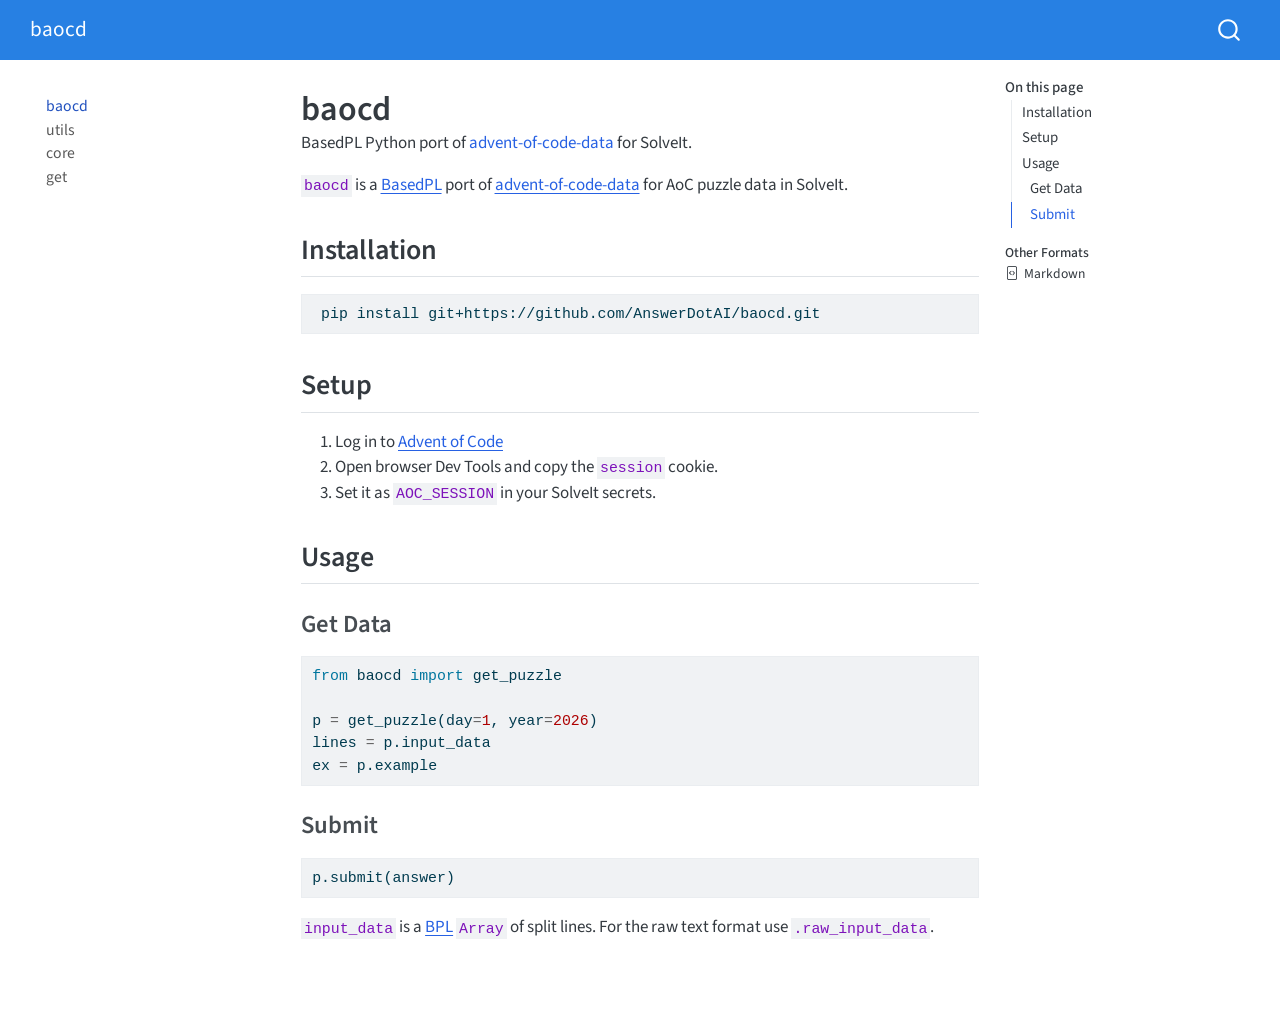
<file: index.html>
<!DOCTYPE html>
<html xmlns="http://www.w3.org/1999/xhtml" lang="en" xml:lang="en"><head>

<meta charset="utf-8">
<meta name="generator" content="quarto-1.11.9">

<meta name="viewport" content="width=device-width, initial-scale=1.0, user-scalable=yes">

<meta name="description" content="BasedPL Python port of advent-of-code-data for SolveIt.">

<title>baocd</title>
<style>
/* Default styles provided by pandoc.
** See https://pandoc.org/MANUAL.html#variables-for-html for config info.
*/
span.smallcaps{font-variant: small-caps;}
div.columns{display: flex; gap: 1.5em;}
div.column{flex: auto;}
@media screen {
div.columns{gap: min(4vw, 1.5em);}
div.column{overflow-x: auto;}
}
div.hanging-indent{margin-left: 1.5em; text-indent: -1.5em;}
ul.task-list{list-style: none;}
ul.task-list li input[type="checkbox"] {
  width: 0.8em;
  margin: 0 0.8em 0.2em -1em; /* quarto-specific, see https://github.com/quarto-dev/quarto-cli/issues/4556 */ 
  vertical-align: middle;
}
/* CSS for syntax highlighting */
html { -webkit-text-size-adjust: 100%; }
pre > code.sourceCode { white-space: pre; position: relative; }
pre > code.sourceCode > span { display: inline-block; line-height: 1.25; }
pre > code.sourceCode > span:empty { height: 1.2em; }
.sourceCode { overflow: visible; }
code.sourceCode > span { color: inherit; text-decoration: inherit; }
div.sourceCode { margin: 1em 0; }
pre.sourceCode { margin: 0; }
@media screen {
div.sourceCode { overflow: auto; }
}
@media print {
pre > code.sourceCode { white-space: pre-wrap; }
pre > code.sourceCode > span { text-indent: -5em; padding-left: 5em; }
}
pre.numberSource code
  { counter-reset: source-line 0; }
pre.numberSource code > span
  { position: relative; left: -4em; counter-increment: source-line; }
pre.numberSource code > span > a:first-child::before
  { content: counter(source-line);
    position: relative; left: -1em; text-align: right; vertical-align: baseline;
    border: none; display: inline-block;
    -webkit-touch-callout: none; -webkit-user-select: none;
    -khtml-user-select: none; -moz-user-select: none;
    -ms-user-select: none; user-select: none;
    padding: 0 4px; width: 4em;
  }
pre.numberSource { margin-left: 3em;  padding-left: 4px; }
div.sourceCode
  {   }
@media screen {
pre > code.sourceCode > span > a:first-child::before { text-decoration: underline; }
}
</style>


<script src="site_libs/quarto-nav/quarto-nav.js"></script>
<script src="site_libs/quarto-nav/headroom.min.js"></script>
<script src="site_libs/clipboard/clipboard.min.js"></script>
<script src="site_libs/quarto-search/autocomplete.umd.js"></script>
<script src="site_libs/quarto-search/fuse.min.js"></script>
<script src="site_libs/quarto-search/quarto-search.js"></script>
<meta name="quarto:offset" content="./">
<script src="site_libs/quarto-html/quarto.js" type="module"></script>
<script src="site_libs/quarto-html/tabsets/tabsets.js" type="module"></script>
<script src="site_libs/quarto-html/scrollable-regions/scrollable-regions.js" type="module"></script>
<script src="site_libs/quarto-html/popper.min.js"></script>
<script src="site_libs/quarto-html/tippy.umd.min.js"></script>
<script src="site_libs/quarto-html/anchor.min.js"></script>
<link href="site_libs/quarto-html/tippy.css" rel="stylesheet">
<link href="site_libs/quarto-html/quarto-syntax-highlighting-63b5708e65d6cd79cd7618c58d0c21e7.css" rel="stylesheet" id="quarto-text-highlighting-styles">
<script src="site_libs/bootstrap/bootstrap.min.js"></script>
<link href="site_libs/bootstrap/bootstrap-icons.css" rel="stylesheet">
<link href="site_libs/bootstrap/bootstrap-2f4c55d10cf51dd4b2d77c53b386d5c1.min.css" rel="stylesheet" append-hash="true" id="quarto-bootstrap" data-mode="light">
<script id="quarto-search-options" type="application/json">{
  "location": "navbar",
  "copy-button": false,
  "collapse-after": 3,
  "panel-placement": "end",
  "type": "overlay",
  "limit": 50,
  "keyboard-shortcut": [
    "f",
    "/",
    "s"
  ],
  "show-item-context": false,
  "language": {
    "search-no-results-text": "No results",
    "search-matching-documents-text": "matching documents",
    "search-copy-link-title": "Copy link to search",
    "search-hide-matches-text": "Hide additional matches",
    "search-more-match-text": "more match in this document",
    "search-more-matches-text": "more matches in this document",
    "search-clear-button-title": "Clear",
    "search-text-placeholder": "",
    "search-detached-cancel-button-title": "Cancel",
    "search-submit-button-title": "Submit",
    "search-label": "Search"
  }
}</script>


<link rel="stylesheet" href="styles.css">
</head>

<body class="nav-sidebar floating nav-fixed quarto-light"><a id="quarto-skip-link" class="visually-hidden-focusable" href="#quarto-document-content">Skip to main content</a>

<div id="quarto-search-results"></div>
  <header id="quarto-header" class="headroom fixed-top">
    <nav class="navbar navbar-expand-lg " data-bs-theme="dark" aria-label="Site">
      <div class="navbar-container container-fluid">
      <div class="navbar-brand-container mx-auto">
    <a class="navbar-brand" href="./index.html">
    <span class="navbar-title">baocd</span>
    </a>
  </div>
        <div class="quarto-navbar-tools tools-end">
</div>
          <div id="quarto-search" class="" title="Search"></div>
      </div> <!-- /container-fluid -->
    </nav>
  <nav class="quarto-secondary-nav" aria-label="Toolbar">
    <div class="container-fluid d-flex">
      <button type="button" class="quarto-btn-toggle btn" data-bs-toggle="collapse" role="button" data-bs-target=".quarto-sidebar-collapse-item" aria-controls="quarto-sidebar" aria-expanded="false" aria-label="Toggle sidebar navigation" onclick="if (window.quartoToggleHeadroom) { window.quartoToggleHeadroom(); }">
        <i class="bi bi-layout-text-sidebar-reverse"></i>
      </button>
        <nav class="quarto-page-breadcrumbs" aria-label="Breadcrumbs"><ol class="breadcrumb"><li class="breadcrumb-item"><a href="./index.html">baocd</a></li></ol></nav>
        <a class="flex-grow-1" data-bs-toggle="collapse" data-bs-target=".quarto-sidebar-collapse-item" onclick="if (window.quartoToggleHeadroom) { window.quartoToggleHeadroom(); }">      
        </a>
    </div>
  </nav>
</header>
<!-- content -->
<div id="quarto-content" class="quarto-container page-columns page-rows-contents page-layout-article page-navbar">
<!-- sidebar -->
  <nav id="quarto-sidebar" class="sidebar collapse collapse-horizontal quarto-sidebar-collapse-item sidebar-navigation floating overflow-auto" aria-label="Section">
    <div class="sidebar-menu-container"> 
    <ul class="list-unstyled mt-1">
        <li class="sidebar-item">
  <div class="sidebar-item-container"> 
  <a href="./index.html" class="sidebar-item-text sidebar-link active">
 <span class="menu-text">baocd</span></a>
  </div>
</li>
        <li class="sidebar-item">
  <div class="sidebar-item-container"> 
  <a href="./utils.html" class="sidebar-item-text sidebar-link">
 <span class="menu-text">utils</span></a>
  </div>
</li>
        <li class="sidebar-item">
  <div class="sidebar-item-container"> 
  <a href="./core.html" class="sidebar-item-text sidebar-link">
 <span class="menu-text">core</span></a>
  </div>
</li>
        <li class="sidebar-item">
  <div class="sidebar-item-container"> 
  <a href="./get.html" class="sidebar-item-text sidebar-link">
 <span class="menu-text">get</span></a>
  </div>
</li>
    </ul>
    </div>
</nav>
<div id="quarto-sidebar-glass" class="quarto-sidebar-collapse-item" data-bs-toggle="collapse" data-bs-target=".quarto-sidebar-collapse-item"></div>
<!-- margin-sidebar -->
    <div id="quarto-margin-sidebar" class="sidebar margin-sidebar">
        <nav id="TOC" role="doc-toc" aria-labelledby="toc-title" class="toc-active">
    <h2 id="toc-title">On this page</h2>
   
  <ul>
  <li><a href="#installation" id="toc-installation" class="nav-link active" data-scroll-target="#installation">Installation</a></li>
  <li><a href="#setup" id="toc-setup" class="nav-link" data-scroll-target="#setup">Setup</a></li>
  <li><a href="#usage" id="toc-usage" class="nav-link" data-scroll-target="#usage">Usage</a>
  <ul class="collapse">
  <li><a href="#get-data" id="toc-get-data" class="nav-link" data-scroll-target="#get-data">Get Data</a></li>
  <li><a href="#submit" id="toc-submit" class="nav-link" data-scroll-target="#submit">Submit</a></li>
  </ul></li>
  </ul>
<div class="quarto-alternate-formats"><h2>Other Formats</h2><ul><li><a href="index.html.md"><i class="bi bi-file-code"></i>Markdown</a></li></ul></div></nav>
    </div>
<!-- main -->
<main class="content" id="quarto-document-content" tabindex="-1">

<header id="title-block-header" class="quarto-title-block default">
<div class="quarto-title">
<h1 class="title">baocd</h1>
</div>

<div>
  <div class="description">
    BasedPL Python port of <a href="https://github.com/wimglenn/advent-of-code-data">advent-of-code-data</a> for SolveIt.
  </div>
</div>


<div class="quarto-title-meta">

    
  
    
  </div>
  


</header>


<!-- WARNING: THIS FILE WAS AUTOGENERATED! DO NOT EDIT! -->
<p><code>baocd</code> is a <a href="https://github.com/AnswerDotAI/basedpl">BasedPL</a> port of <a href="https://github.com/wimglenn/advent-of-code-data">advent-of-code-data</a> for AoC puzzle data in SolveIt.</p>
<section id="installation" class="level2">
<h2 class="anchored" data-anchor-id="installation">Installation</h2>
<div class="code-copy-outer-scaffold"><div class="sourceCode" id="cb1"><pre class="sourceCode bash code-with-copy"><code class="sourceCode bash"><span id="cb1-1"><a href="#cb1-1" aria-hidden="true" tabindex="-1"></a> <span class="ex">pip</span> install git+https://github.com/AnswerDotAI/baocd.git</span></code></pre></div><button title="Copy to Clipboard" class="code-copy-button"><i class="bi"></i></button></div>
</section>
<section id="setup" class="level2">
<h2 class="anchored" data-anchor-id="setup">Setup</h2>
<ol type="1">
<li>Log in to <a href="https://adventofcode.com">Advent of Code</a></li>
<li>Open browser Dev Tools and copy the <code>session</code> cookie.</li>
<li>Set it as <code>AOC_SESSION</code> in your SolveIt secrets.</li>
</ol>
</section>
<section id="usage" class="level2">
<h2 class="anchored" data-anchor-id="usage">Usage</h2>
<section id="get-data" class="level3">
<h3 class="anchored" data-anchor-id="get-data">Get Data</h3>
<div class="code-copy-outer-scaffold"><div class="sourceCode" id="cb2"><pre class="sourceCode python code-with-copy"><code class="sourceCode python"><span id="cb2-1"><a href="#cb2-1" aria-hidden="true" tabindex="-1"></a><span class="im">from</span> baocd <span class="im">import</span> get_puzzle</span>
<span id="cb2-2"><a href="#cb2-2" aria-hidden="true" tabindex="-1"></a></span>
<span id="cb2-3"><a href="#cb2-3" aria-hidden="true" tabindex="-1"></a>p <span class="op">=</span> get_puzzle(day<span class="op">=</span><span class="dv">1</span>, year<span class="op">=</span><span class="dv">2026</span>)</span>
<span id="cb2-4"><a href="#cb2-4" aria-hidden="true" tabindex="-1"></a>lines <span class="op">=</span> p.input_data</span>
<span id="cb2-5"><a href="#cb2-5" aria-hidden="true" tabindex="-1"></a>ex <span class="op">=</span> p.example</span></code></pre></div><button title="Copy to Clipboard" class="code-copy-button"><i class="bi"></i></button></div>
</section>
<section id="submit" class="level3">
<h3 class="anchored" data-anchor-id="submit">Submit</h3>
<div class="code-copy-outer-scaffold"><div class="sourceCode" id="cb3"><pre class="sourceCode python code-with-copy"><code class="sourceCode python"><span id="cb3-1"><a href="#cb3-1" aria-hidden="true" tabindex="-1"></a>p.submit(answer)</span></code></pre></div><button title="Copy to Clipboard" class="code-copy-button"><i class="bi"></i></button></div>
<p><code>input_data</code> is a <a href="https://github.com/AnswerDotAI/basedpl">BPL</a> <code>Array</code> of split lines. For the raw text format use <code>.raw_input_data</code>.</p>


</section>
</section>

</main> <!-- /main -->
<script id="quarto-html-after-body" type="application/javascript">
  window.document.addEventListener("DOMContentLoaded", function (event) {
    const icon = "";
    const anchorJS = new window.AnchorJS();
    anchorJS.options = {
      placement: 'right',
      icon: icon
    };
    anchorJS.add('.anchored');
    const isCodeAnnotation = (el) => {
      for (const clz of el.classList) {
        if (clz.startsWith('code-annotation-')) {                     
          return true;
        }
      }
      return false;
    }
    const onCopySuccess = function(e) {
      // button target
      const button = e.trigger;
      // don't keep focus
      button.blur();
      // flash "checked"
      button.classList.add('code-copy-button-checked');
      var currentTitle = button.getAttribute("title");
      button.setAttribute("title", "Copied!");
      let tooltip;
      if (window.bootstrap) {
        button.setAttribute("data-bs-toggle", "tooltip");
        button.setAttribute("data-bs-placement", "left");
        button.setAttribute("data-bs-title", "Copied!");
        tooltip = new bootstrap.Tooltip(button, 
          { trigger: "manual", 
            customClass: "code-copy-button-tooltip",
            offset: [0, -8]});
        tooltip.show();    
      }
      setTimeout(function() {
        if (tooltip) {
          tooltip.hide();
          button.removeAttribute("data-bs-title");
          button.removeAttribute("data-bs-toggle");
          button.removeAttribute("data-bs-placement");
        }
        button.setAttribute("title", currentTitle);
        button.classList.remove('code-copy-button-checked');
      }, 1000);
      // clear code selection
      e.clearSelection();
    }
    const getTextToCopy = function(trigger) {
      const outerScaffold = trigger.parentElement.cloneNode(true);
      const codeEl = outerScaffold.querySelector('code');
      for (const childEl of codeEl.children) {
        if (isCodeAnnotation(childEl)) {
          childEl.remove();
        }
      }
      return codeEl.innerText;
    }
    const clipboard = new window.ClipboardJS('.code-copy-button:not([data-in-quarto-modal])', {
      text: getTextToCopy
    });
    clipboard.on('success', onCopySuccess);
    if (window.document.getElementById('quarto-embedded-source-code-modal')) {
      const clipboardModal = new window.ClipboardJS('.code-copy-button[data-in-quarto-modal]', {
        text: getTextToCopy,
        container: window.document.getElementById('quarto-embedded-source-code-modal')
      });
      clipboardModal.on('success', onCopySuccess);
    }
      var localhostRegex = new RegExp(/^(?:http|https):\/\/localhost\:?[0-9]*\//);
      var mailtoRegex = new RegExp(/^mailto:/);
        var filterRegex = new RegExp("https:\/\/AnswerDotAI\.github\.io\/baocd");
      var isInternal = (href) => {
          return filterRegex.test(href) || localhostRegex.test(href) || mailtoRegex.test(href);
      }
      // Inspect non-navigation links and adorn them if external
      window.quartoDecorateExternalLinks = function (root) {
     var links = (root || window.document).querySelectorAll('a[href]:not(.nav-link):not(.navbar-brand):not(.toc-action):not(.sidebar-link):not(.sidebar-item-toggle):not(.pagination-link):not(.no-external):not([aria-hidden]):not(.dropdown-item):not(.quarto-navigation-tool):not(.about-link)');
      for (var i=0; i<links.length; i++) {
        const link = links[i];
        if (!isInternal(link.href)) {
          // undo the damage that might have been done by quarto-nav.js in the case of
          // links that we want to consider external
          if (link.dataset.originalHref !== undefined) {
            link.href = link.dataset.originalHref;
          }
          if (!link.classList.contains('no-external-icon')) {
          }
        }
      }
      };
      window.quartoDecorateExternalLinks(window.document);
    // Esc closes the popup (WCAG 1.4.13) and focus leaving both trigger and
    // popup closes it (WCAG 2.4.11); tippy handles neither for interactive popups.
    const hideOnEscAndFocusOut = {
      name: 'hideOnEscAndFocusOut',
      defaultValue: true,
      fn(instance) {
        const dismiss = () => {
          // A show scheduled by the trigger delay would otherwise reopen it
          instance.clearDelayTimeouts();
          instance.hide();
        };
        const onKeyDown = (event) => {
          if (event.key !== 'Escape') {
            return;
          }
          // Keep Esc from also reaching page handlers (e.g. reveal.js overview),
          // except an open reveal.js slide menu, which Esc should close too.
          // The menu handles keys only when its keyboard option is on.
          const menuHandlesEsc = window.Reveal?.getPlugin?.('menu')?.isOpen() &&
            window.Reveal.getConfig().menu?.keyboard !== false;
          if (!menuHandlesEsc) {
            event.stopPropagation();
          }
          if (instance.popper.contains(window.document.activeElement)) {
            // Disabled while refocusing so the focus trigger does not reopen it
            instance.disable();
            instance.reference.focus();
            instance.enable();
          }
          dismiss();
        };
        const onFocusOut = (event) => {
          const target = event.relatedTarget;
          if (target && !instance.reference.contains(target) &&
              !instance.popper.contains(target)) {
            dismiss();
          }
        };
        // On the trigger too: a click trigger (code-annotations: select) has no
        // blur handling. Attached for the instance's lifetime so leaving the
        // trigger also cancels a show still pending on the trigger delay.
        instance.reference.addEventListener('focusout', onFocusOut);
        return {
          onShow() {
            window.document.addEventListener('keydown', onKeyDown, true);
            instance.popper.addEventListener('focusout', onFocusOut);
          },
          onHide() {
            window.document.removeEventListener('keydown', onKeyDown, true);
            instance.popper.removeEventListener('focusout', onFocusOut);
          },
          onDestroy() {
            instance.reference.removeEventListener('focusout', onFocusOut);
          },
        };
      },
    };
    function tippyHover(el, contentFn, onTriggerFn, onUntriggerFn) {
      const config = {
        allowHTML: true,
        maxWidth: 500,
        delay: 100,
        arrow: false,
        appendTo: function(el) {
            return el.parentElement;
        },
        interactive: true,
        interactiveBorder: 10,
        theme: 'quarto',
        placement: 'bottom-start',
        plugins: [hideOnEscAndFocusOut],
      };
      if (contentFn) {
        config.content = contentFn;
      }
      if (onTriggerFn) {
        config.onTrigger = onTriggerFn;
      }
      if (onUntriggerFn) {
        config.onUntrigger = onUntriggerFn;
      }
      window.tippy(el, config); 
    }
    const noterefs = window.document.querySelectorAll('a[role="doc-noteref"]');
    for (var i=0; i<noterefs.length; i++) {
      const ref = noterefs[i];
      tippyHover(ref, function() {
        // use id or data attribute instead here
        let href = ref.getAttribute('data-footnote-href') || ref.getAttribute('href');
        try { href = new URL(href).hash; } catch {}
        const id = href.replace(/^#\/?/, "");
        const note = window.document.getElementById(id);
        if (note) {
          return note.innerHTML;
        } else {
          return "";
        }
      });
    }
    const xrefs = window.document.querySelectorAll('a.quarto-xref');
    const processXRef = (id, note) => {
      // Strip column container classes
      const stripColumnClz = (el) => {
        el.classList.remove("page-full", "page-columns");
        if (el.children) {
          for (const child of el.children) {
            stripColumnClz(child);
          }
        }
      }
      stripColumnClz(note)
      if (id === null || id.startsWith('sec-')) {
        // Special case sections, only their first couple elements
        const container = document.createElement("div");
        if (note.children && note.children.length > 2) {
          container.appendChild(note.children[0].cloneNode(true));
          for (let i = 1; i < note.children.length; i++) {
            const child = note.children[i];
            if (child.tagName === "P" && child.innerText === "") {
              continue;
            } else {
              container.appendChild(child.cloneNode(true));
              break;
            }
          }
          if (window.Quarto?.typesetMath) {
            window.Quarto.typesetMath(container);
          }
          return container.innerHTML
        } else {
          if (window.Quarto?.typesetMath) {
            window.Quarto.typesetMath(note);
          }
          return note.innerHTML;
        }
      } else {
        // Remove any anchor links if they are present
        const anchorLink = note.querySelector('a.anchorjs-link');
        if (anchorLink) {
          anchorLink.remove();
        }
        if (window.Quarto?.typesetMath) {
          window.Quarto.typesetMath(note);
        }
        if (note.classList.contains("callout")) {
          return note.outerHTML;
        } else {
          return note.innerHTML;
        }
      }
    }
    for (var i=0; i<xrefs.length; i++) {
      const xref = xrefs[i];
      tippyHover(xref, undefined, function(instance) {
        instance.disable();
        let url = xref.getAttribute('href');
        let hash = undefined; 
        if (url.startsWith('#')) {
          hash = url;
        } else {
          try { hash = new URL(url).hash; } catch {}
        }
        if (hash) {
          const id = hash.replace(/^#\/?/, "");
          const note = window.document.getElementById(id);
          if (note !== null) {
            try {
              const html = processXRef(id, note.cloneNode(true));
              instance.setContent(html);
            } finally {
              instance.enable();
              instance.show();
            }
          } else {
            // See if we can fetch this
            fetch(url.split('#')[0])
            .then(res => res.text())
            .then(html => {
              const parser = new DOMParser();
              const htmlDoc = parser.parseFromString(html, "text/html");
              const note = htmlDoc.getElementById(id);
              if (note !== null) {
                const html = processXRef(id, note);
                instance.setContent(html);
              } 
            }).finally(() => {
              instance.enable();
              instance.show();
            });
          }
        } else {
          // See if we can fetch a full url (with no hash to target)
          // This is a special case and we should probably do some content thinning / targeting
          fetch(url)
          .then(res => res.text())
          .then(html => {
            const parser = new DOMParser();
            const htmlDoc = parser.parseFromString(html, "text/html");
            const note = htmlDoc.querySelector('main.content');
            if (note !== null) {
              // This should only happen for chapter cross references
              // (since there is no id in the URL)
              // remove the first header
              if (note.children.length > 0 && note.children[0].tagName === "HEADER") {
                note.children[0].remove();
              }
              const html = processXRef(null, note);
              instance.setContent(html);
            } 
          }).finally(() => {
            instance.enable();
            instance.show();
          });
        }
      }, function(instance) {
      });
    }
        let selectedAnnoteEl;
        const selectorForAnnotation = ( cell, annotation) => {
          let cellAttr = 'data-code-cell="' + cell + '"';
          let lineAttr = 'data-code-annotation="' +  annotation + '"';
          const selector = 'span[' + cellAttr + '][' + lineAttr + ']';
          return selector;
        }
        const selectCodeLines = (annoteEl) => {
          const doc = window.document;
          const targetCell = annoteEl.getAttribute("data-target-cell");
          const targetAnnotation = annoteEl.getAttribute("data-target-annotation");
          const annoteSpan = window.document.querySelector(selectorForAnnotation(targetCell, targetAnnotation));
          const lines = annoteSpan.getAttribute("data-code-lines").split(",");
          const lineIds = lines.map((line) => {
            return targetCell + "-" + line;
          })
          // Each band is positioned against its own containing block, which is
          // not the offsetParent of the lines, so place it from client rects.
          const placeBand = (band, firstEl, lastEl, codeBlock) => {
            const container = band.offsetParent;
            if (container === null) {
              return;
            }
            const containerRect = container.getBoundingClientRect();
            // Reveal.js scales slides with a transform, so convert client
            // pixels back to the CSS pixels of the container.
            const scale = containerRect.height / container.offsetHeight || 1;
            const firstRect = firstEl.getBoundingClientRect();
            const lastRect = lastEl.getBoundingClientRect();
            const top = (firstRect.top - containerRect.top) / scale - container.clientTop + container.scrollTop;
            const height = (lastRect.bottom - firstRect.top) / scale;
            band.style.top = top - 2 + "px";
            band.style.height = height + 4 + "px";
            if (codeBlock) {
              // Without the copy button wrapper, the containing block is wider
              // than the code block, so span the code block explicitly.
              const blockRect = codeBlock.getBoundingClientRect();
              band.style.left = (blockRect.left - containerRect.left) / scale - container.clientLeft + container.scrollLeft + "px";
              band.style.width = blockRect.width / scale + "px";
            }
          };
          if (lineIds.length > 0) {
            const el = window.document.getElementById(lineIds[0]);
            const lastEl = window.document.getElementById(lineIds[lineIds.length - 1]);
            const parent = el.parentElement.parentElement;
            // cook up a div (if necessary) and position it
            let div = window.document.getElementById("code-annotation-line-highlight");
            if (div === null) {
              div = window.document.createElement("div");
              div.setAttribute("id", "code-annotation-line-highlight");
              div.style.position = 'absolute';
              parent.appendChild(div);
            }
            placeBand(div, el, lastEl, parent.closest("div.sourceCode") || parent);
            let gutterDiv = window.document.getElementById("code-annotation-line-highlight-gutter");
            if (gutterDiv === null) {
              gutterDiv = window.document.createElement("div");
              gutterDiv.setAttribute("id", "code-annotation-line-highlight-gutter");
              gutterDiv.style.position = 'absolute';
              const codeCell = window.document.getElementById(targetCell);
              const gutter = codeCell.querySelector('.code-annotation-gutter');
              gutter.appendChild(gutterDiv);
            }
            placeBand(gutterDiv, el, lastEl);
            selectedAnnoteEl = annoteEl;
          }
        };
        const unselectCodeLines = () => {
          const elementsIds = ["code-annotation-line-highlight", "code-annotation-line-highlight-gutter"];
          elementsIds.forEach((elId) => {
            const div = window.document.getElementById(elId);
            if (div) {
              div.remove();
            }
          });
          selectedAnnoteEl = undefined;
        };
          // Handle positioning of the toggle
      window.addEventListener(
        "resize",
        throttle(() => {
          elRect = undefined;
          if (selectedAnnoteEl) {
            selectCodeLines(selectedAnnoteEl);
          }
        }, 10)
      );
      function throttle(fn, ms) {
      let throttle = false;
      let timer;
        return (...args) => {
          if(!throttle) { // first call gets through
              fn.apply(this, args);
              throttle = true;
          } else { // all the others get throttled
              if(timer) clearTimeout(timer); // cancel #2
              timer = setTimeout(() => {
                fn.apply(this, args);
                timer = throttle = false;
              }, ms);
          }
        };
      }
        // Attach click handler to the DT
        const annoteDls = window.document.querySelectorAll('dt[data-target-cell]');
        for (const annoteDlNode of annoteDls) {
          annoteDlNode.addEventListener('click', (event) => {
            const clickedEl = event.target;
            if (clickedEl !== selectedAnnoteEl) {
              unselectCodeLines();
              const activeEl = window.document.querySelector('dt[data-target-cell].code-annotation-active');
              if (activeEl) {
                activeEl.classList.remove('code-annotation-active');
              }
              selectCodeLines(clickedEl);
              clickedEl.classList.add('code-annotation-active');
            } else {
              // Unselect the line
              unselectCodeLines();
              clickedEl.classList.remove('code-annotation-active');
            }
          });
        }
    const findCites = (el) => {
      const parentEl = el.parentElement;
      if (parentEl) {
        const cites = parentEl.dataset.cites;
        if (cites) {
          return {
            el,
            cites: cites.split(' ')
          };
        } else {
          return findCites(el.parentElement)
        }
      } else {
        return undefined;
      }
    };
    var bibliorefs = window.document.querySelectorAll('a[role="doc-biblioref"]');
    for (var i=0; i<bibliorefs.length; i++) {
      const ref = bibliorefs[i];
      const citeInfo = findCites(ref);
      if (citeInfo) {
        tippyHover(citeInfo.el, function() {
          var popup = window.document.createElement('div');
          citeInfo.cites.forEach(function(cite) {
            var citeDiv = window.document.createElement('div');
            citeDiv.classList.add('hanging-indent');
            citeDiv.classList.add('csl-entry');
            var biblioDiv = window.document.getElementById('ref-' + cite);
            if (biblioDiv) {
              citeDiv.innerHTML = biblioDiv.innerHTML;
            }
            popup.appendChild(citeDiv);
          });
          return popup.innerHTML;
        });
      }
    }
  });
  </script>
  <script type="application/javascript">
  window.quartoScrollableRegionsLabels = {"code":"Scrollable code","output":"Scrollable output"};
  </script>
</div> <!-- /content -->




</body></html>
</file>
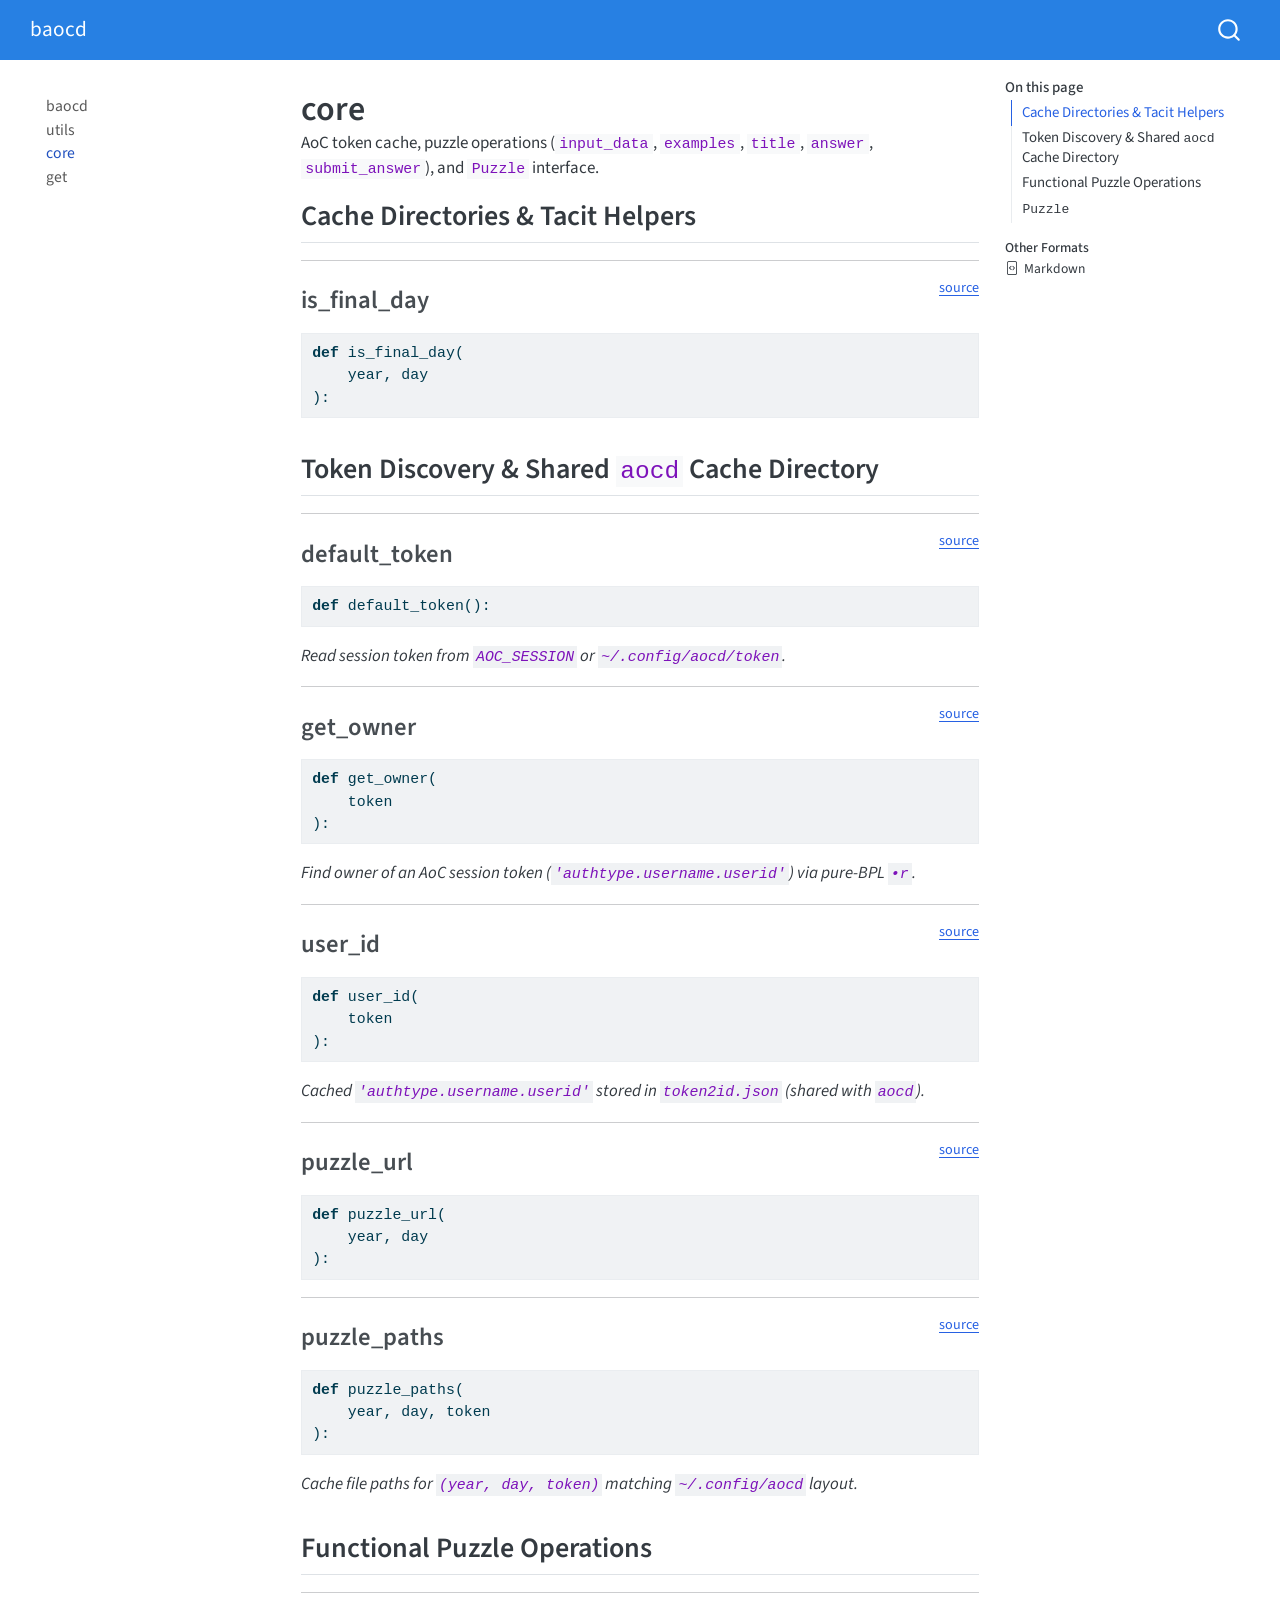
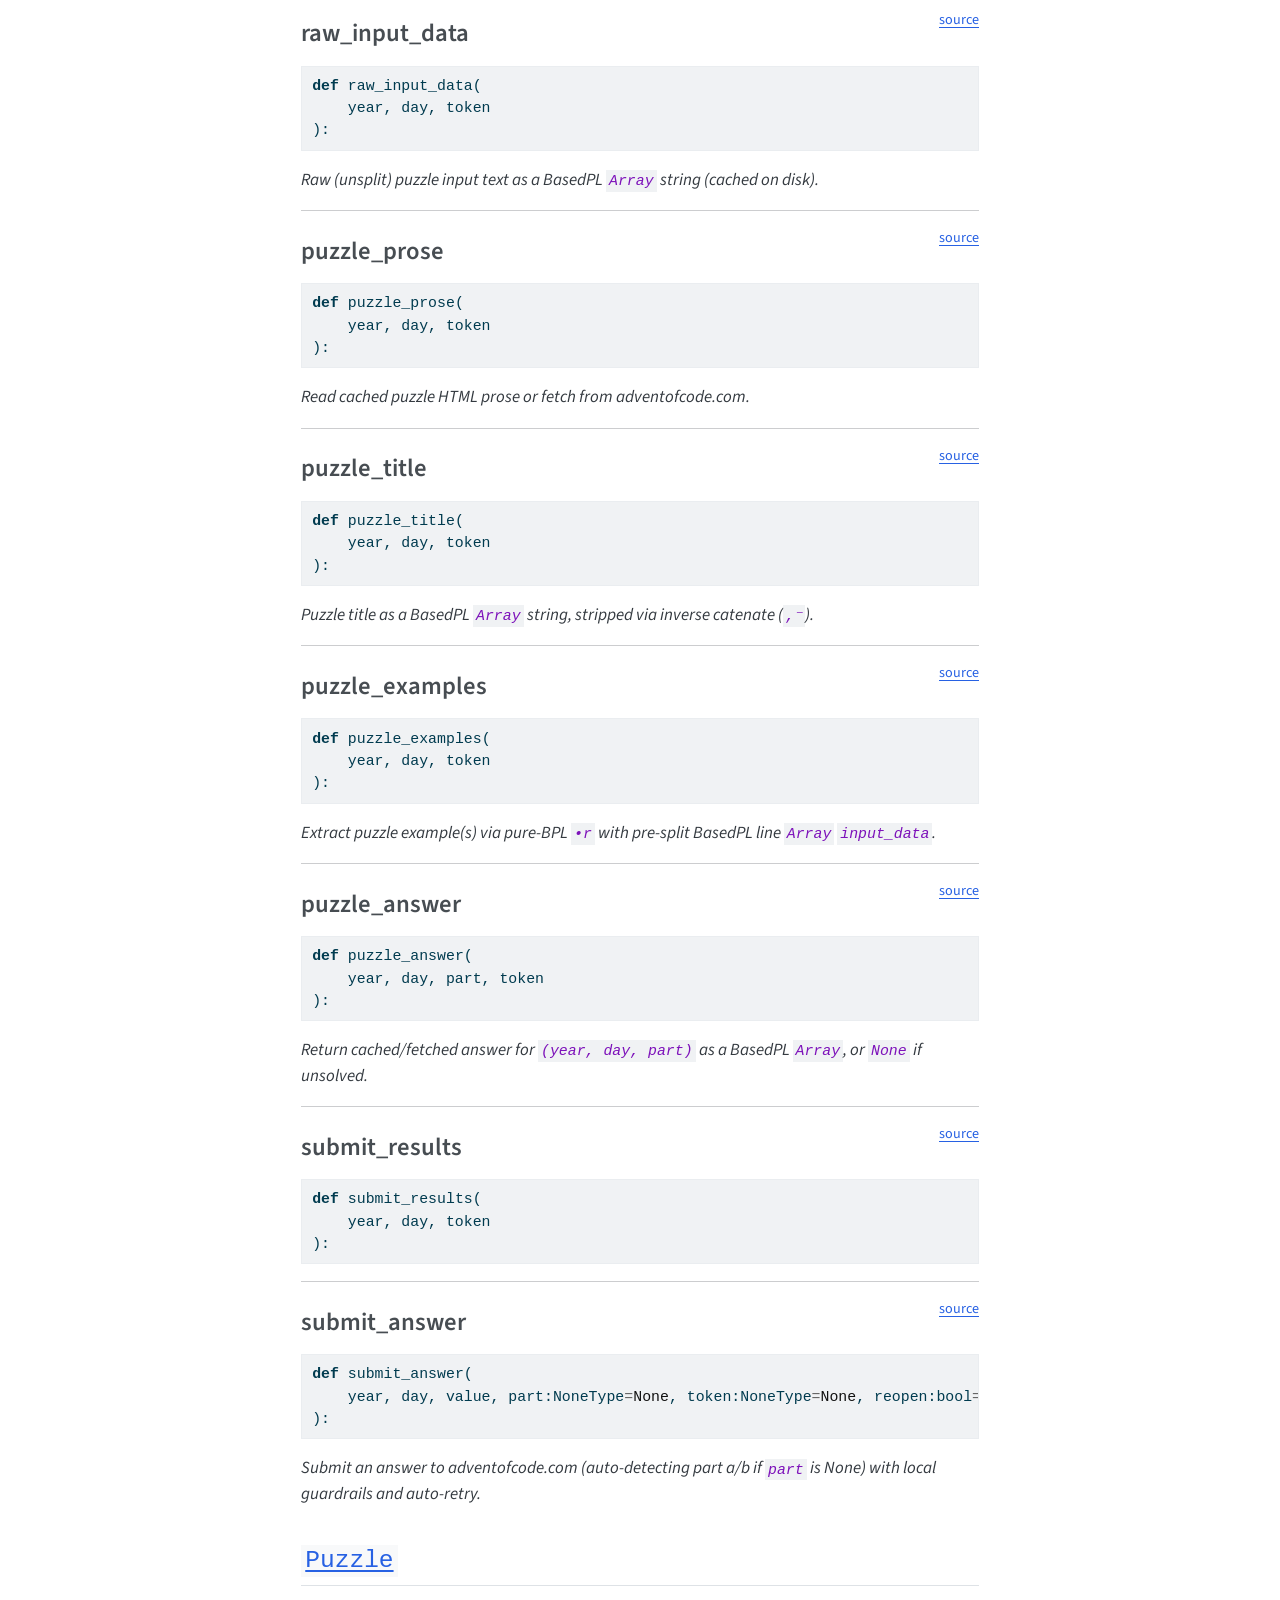
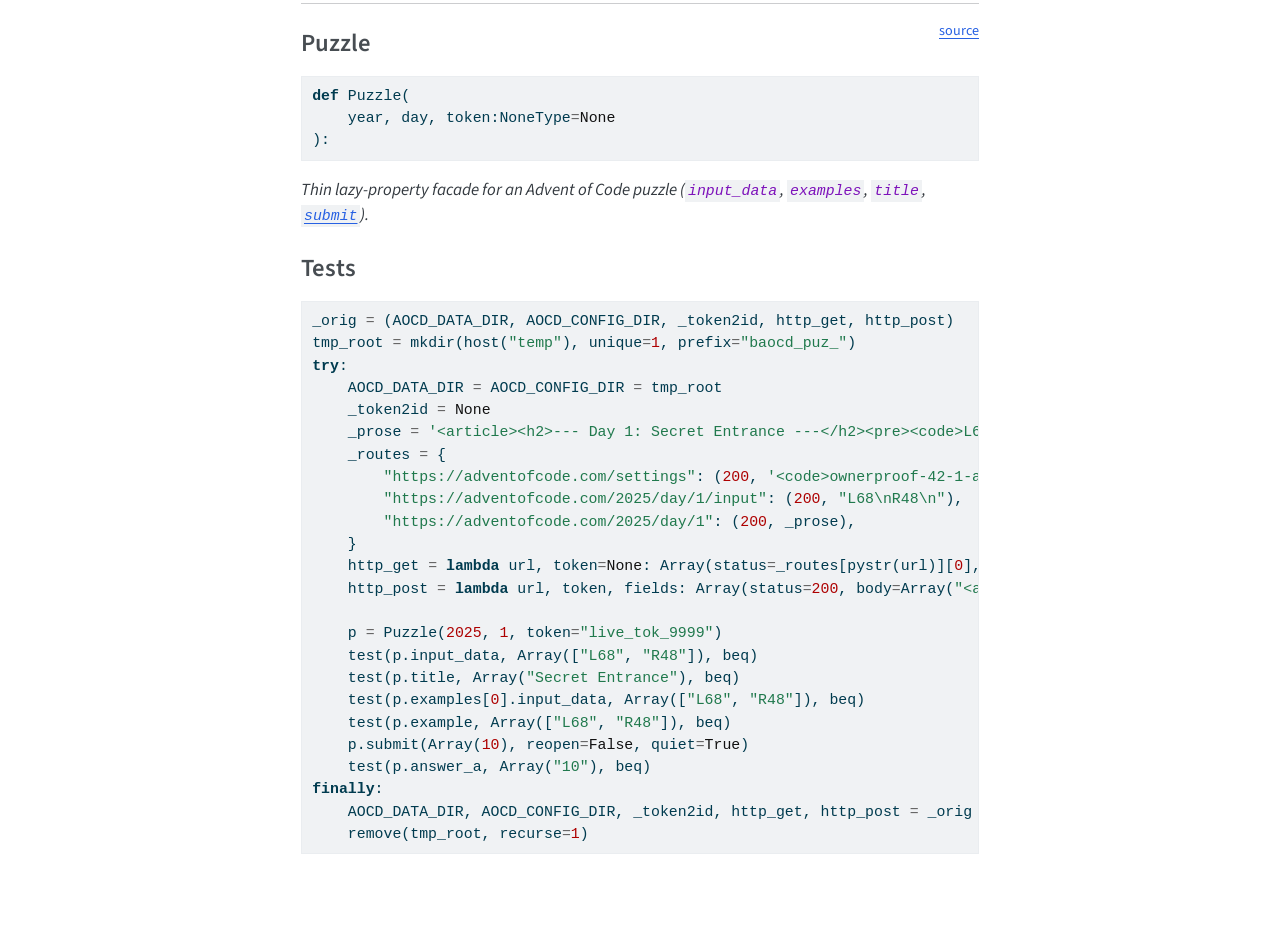
<file: core.html>
<!DOCTYPE html>
<html xmlns="http://www.w3.org/1999/xhtml" lang="en" xml:lang="en"><head>

<meta charset="utf-8">
<meta name="generator" content="quarto-1.11.9">

<meta name="viewport" content="width=device-width, initial-scale=1.0, user-scalable=yes">

<meta name="description" content="AoC token cache, puzzle operations (input_data, examples, title, answer, submit_answer), and Puzzle interface.">

<title>core – baocd</title>
<style>
/* Default styles provided by pandoc.
** See https://pandoc.org/MANUAL.html#variables-for-html for config info.
*/
span.smallcaps{font-variant: small-caps;}
div.columns{display: flex; gap: 1.5em;}
div.column{flex: auto;}
@media screen {
div.columns{gap: min(4vw, 1.5em);}
div.column{overflow-x: auto;}
}
div.hanging-indent{margin-left: 1.5em; text-indent: -1.5em;}
ul.task-list{list-style: none;}
ul.task-list li input[type="checkbox"] {
  width: 0.8em;
  margin: 0 0.8em 0.2em -1em; /* quarto-specific, see https://github.com/quarto-dev/quarto-cli/issues/4556 */ 
  vertical-align: middle;
}
/* CSS for syntax highlighting */
html { -webkit-text-size-adjust: 100%; }
pre > code.sourceCode { white-space: pre; position: relative; }
pre > code.sourceCode > span { display: inline-block; line-height: 1.25; }
pre > code.sourceCode > span:empty { height: 1.2em; }
.sourceCode { overflow: visible; }
code.sourceCode > span { color: inherit; text-decoration: inherit; }
div.sourceCode { margin: 1em 0; }
pre.sourceCode { margin: 0; }
@media screen {
div.sourceCode { overflow: auto; }
}
@media print {
pre > code.sourceCode { white-space: pre-wrap; }
pre > code.sourceCode > span { text-indent: -5em; padding-left: 5em; }
}
pre.numberSource code
  { counter-reset: source-line 0; }
pre.numberSource code > span
  { position: relative; left: -4em; counter-increment: source-line; }
pre.numberSource code > span > a:first-child::before
  { content: counter(source-line);
    position: relative; left: -1em; text-align: right; vertical-align: baseline;
    border: none; display: inline-block;
    -webkit-touch-callout: none; -webkit-user-select: none;
    -khtml-user-select: none; -moz-user-select: none;
    -ms-user-select: none; user-select: none;
    padding: 0 4px; width: 4em;
  }
pre.numberSource { margin-left: 3em;  padding-left: 4px; }
div.sourceCode
  {   }
@media screen {
pre > code.sourceCode > span > a:first-child::before { text-decoration: underline; }
}
</style>


<script src="site_libs/quarto-nav/quarto-nav.js"></script>
<script src="site_libs/quarto-nav/headroom.min.js"></script>
<script src="site_libs/clipboard/clipboard.min.js"></script>
<script src="site_libs/quarto-search/autocomplete.umd.js"></script>
<script src="site_libs/quarto-search/fuse.min.js"></script>
<script src="site_libs/quarto-search/quarto-search.js"></script>
<meta name="quarto:offset" content="./">
<script src="site_libs/quarto-html/quarto.js" type="module"></script>
<script src="site_libs/quarto-html/tabsets/tabsets.js" type="module"></script>
<script src="site_libs/quarto-html/scrollable-regions/scrollable-regions.js" type="module"></script>
<script src="site_libs/quarto-html/popper.min.js"></script>
<script src="site_libs/quarto-html/tippy.umd.min.js"></script>
<script src="site_libs/quarto-html/anchor.min.js"></script>
<link href="site_libs/quarto-html/tippy.css" rel="stylesheet">
<link href="site_libs/quarto-html/quarto-syntax-highlighting-63b5708e65d6cd79cd7618c58d0c21e7.css" rel="stylesheet" id="quarto-text-highlighting-styles">
<script src="site_libs/bootstrap/bootstrap.min.js"></script>
<link href="site_libs/bootstrap/bootstrap-icons.css" rel="stylesheet">
<link href="site_libs/bootstrap/bootstrap-2f4c55d10cf51dd4b2d77c53b386d5c1.min.css" rel="stylesheet" append-hash="true" id="quarto-bootstrap" data-mode="light">
<script id="quarto-search-options" type="application/json">{
  "location": "navbar",
  "copy-button": false,
  "collapse-after": 3,
  "panel-placement": "end",
  "type": "overlay",
  "limit": 50,
  "keyboard-shortcut": [
    "f",
    "/",
    "s"
  ],
  "show-item-context": false,
  "language": {
    "search-no-results-text": "No results",
    "search-matching-documents-text": "matching documents",
    "search-copy-link-title": "Copy link to search",
    "search-hide-matches-text": "Hide additional matches",
    "search-more-match-text": "more match in this document",
    "search-more-matches-text": "more matches in this document",
    "search-clear-button-title": "Clear",
    "search-text-placeholder": "",
    "search-detached-cancel-button-title": "Cancel",
    "search-submit-button-title": "Submit",
    "search-label": "Search"
  }
}</script>


<link rel="stylesheet" href="styles.css">
</head>

<body class="nav-sidebar floating nav-fixed quarto-light"><a id="quarto-skip-link" class="visually-hidden-focusable" href="#quarto-document-content">Skip to main content</a>

<div id="quarto-search-results"></div>
  <header id="quarto-header" class="headroom fixed-top">
    <nav class="navbar navbar-expand-lg " data-bs-theme="dark" aria-label="Site">
      <div class="navbar-container container-fluid">
      <div class="navbar-brand-container mx-auto">
    <a class="navbar-brand" href="./index.html">
    <span class="navbar-title">baocd</span>
    </a>
  </div>
        <div class="quarto-navbar-tools tools-end">
</div>
          <div id="quarto-search" class="" title="Search"></div>
      </div> <!-- /container-fluid -->
    </nav>
  <nav class="quarto-secondary-nav" aria-label="Toolbar">
    <div class="container-fluid d-flex">
      <button type="button" class="quarto-btn-toggle btn" data-bs-toggle="collapse" role="button" data-bs-target=".quarto-sidebar-collapse-item" aria-controls="quarto-sidebar" aria-expanded="false" aria-label="Toggle sidebar navigation" onclick="if (window.quartoToggleHeadroom) { window.quartoToggleHeadroom(); }">
        <i class="bi bi-layout-text-sidebar-reverse"></i>
      </button>
        <nav class="quarto-page-breadcrumbs" aria-label="Breadcrumbs"><ol class="breadcrumb"><li class="breadcrumb-item"><a href="./core.html">core</a></li></ol></nav>
        <a class="flex-grow-1" data-bs-toggle="collapse" data-bs-target=".quarto-sidebar-collapse-item" onclick="if (window.quartoToggleHeadroom) { window.quartoToggleHeadroom(); }">      
        </a>
    </div>
  </nav>
</header>
<!-- content -->
<div id="quarto-content" class="quarto-container page-columns page-rows-contents page-layout-article page-navbar">
<!-- sidebar -->
  <nav id="quarto-sidebar" class="sidebar collapse collapse-horizontal quarto-sidebar-collapse-item sidebar-navigation floating overflow-auto" aria-label="Section">
    <div class="sidebar-menu-container"> 
    <ul class="list-unstyled mt-1">
        <li class="sidebar-item">
  <div class="sidebar-item-container"> 
  <a href="./index.html" class="sidebar-item-text sidebar-link">
 <span class="menu-text">baocd</span></a>
  </div>
</li>
        <li class="sidebar-item">
  <div class="sidebar-item-container"> 
  <a href="./utils.html" class="sidebar-item-text sidebar-link">
 <span class="menu-text">utils</span></a>
  </div>
</li>
        <li class="sidebar-item">
  <div class="sidebar-item-container"> 
  <a href="./core.html" class="sidebar-item-text sidebar-link active">
 <span class="menu-text">core</span></a>
  </div>
</li>
        <li class="sidebar-item">
  <div class="sidebar-item-container"> 
  <a href="./get.html" class="sidebar-item-text sidebar-link">
 <span class="menu-text">get</span></a>
  </div>
</li>
    </ul>
    </div>
</nav>
<div id="quarto-sidebar-glass" class="quarto-sidebar-collapse-item" data-bs-toggle="collapse" data-bs-target=".quarto-sidebar-collapse-item"></div>
<!-- margin-sidebar -->
    <div id="quarto-margin-sidebar" class="sidebar margin-sidebar">
        <nav id="TOC" role="doc-toc" aria-labelledby="toc-title" class="toc-active">
    <h2 id="toc-title">On this page</h2>
   
  <ul>
  <li><a href="#cache-directories-tacit-helpers" id="toc-cache-directories-tacit-helpers" class="nav-link active" data-scroll-target="#cache-directories-tacit-helpers">Cache Directories &amp; Tacit Helpers</a></li>
  <li><a href="#token-discovery-shared-aocd-cache-directory" id="toc-token-discovery-shared-aocd-cache-directory" class="nav-link" data-scroll-target="#token-discovery-shared-aocd-cache-directory">Token Discovery &amp; Shared <code>aocd</code> Cache Directory</a></li>
  <li><a href="#functional-puzzle-operations" id="toc-functional-puzzle-operations" class="nav-link" data-scroll-target="#functional-puzzle-operations">Functional Puzzle Operations</a></li>
  <li><a href="#puzzle" id="toc-puzzle" class="nav-link" data-scroll-target="#puzzle"><code>Puzzle</code></a>
  <ul class="collapse">
  <li><a href="#tests" id="toc-tests" class="nav-link" data-scroll-target="#tests">Tests</a></li>
  </ul></li>
  </ul>
<div class="quarto-alternate-formats"><h2>Other Formats</h2><ul><li><a href="core.html.md"><i class="bi bi-file-code"></i>Markdown</a></li></ul></div></nav>
    </div>
<!-- main -->
<main class="content" id="quarto-document-content" tabindex="-1">

<header id="title-block-header" class="quarto-title-block default">
<div class="quarto-title">
<h1 class="title">core</h1>
</div>

<div>
  <div class="description">
    AoC token cache, puzzle operations (<code>input_data</code>, <code>examples</code>, <code>title</code>, <code>answer</code>, <code>submit_answer</code>), and <code>Puzzle</code> interface.
  </div>
</div>


<div class="quarto-title-meta">

    
  
    
  </div>
  


</header>


<!-- WARNING: THIS FILE WAS AUTOGENERATED! DO NOT EDIT! -->
<section id="cache-directories-tacit-helpers" class="level2">
<h2 class="anchored" data-anchor-id="cache-directories-tacit-helpers">Cache Directories &amp; Tacit Helpers</h2>
<div id="0cccfb0a" class="cell" data-quarto-private-1="{&quot;key&quot;:&quot;execution&quot;,&quot;value&quot;:{&quot;iopub.execute_input&quot;:&quot;2026-11-23T15:17:43.052479+00:00&quot;,&quot;shell.execute_reply&quot;:&quot;2026-11-23T15:17:43.116252+00:00&quot;,&quot;total&quot;:0.06377689800000041}}" data-execution_count="6">
<hr>
<p><a href="https://github.com/AnswerDotAI/baocd/blob/main/baocd/core.py#L53" target="_blank" style="float:right; font-size:smaller">source</a></p>
<section id="is_final_day" class="level3">
<h3 class="anchored" data-anchor-id="is_final_day">is_final_day</h3>
<div class="code-copy-outer-scaffold"><div class="sourceCode" id="cb1"><pre class="sourceCode python code-with-copy"><code class="sourceCode python"><span id="cb1-1"><a href="#cb1-1" aria-hidden="true" tabindex="-1"></a><span class="kw">def</span> is_final_day(</span>
<span id="cb1-2"><a href="#cb1-2" aria-hidden="true" tabindex="-1"></a>    year, day</span>
<span id="cb1-3"><a href="#cb1-3" aria-hidden="true" tabindex="-1"></a>):</span></code></pre></div><button title="Copy to Clipboard" class="code-copy-button"><i class="bi"></i></button></div>
</section>
</div>
</section>
<section id="token-discovery-shared-aocd-cache-directory" class="level2">
<h2 class="anchored" data-anchor-id="token-discovery-shared-aocd-cache-directory">Token Discovery &amp; Shared <code>aocd</code> Cache Directory</h2>
<div id="94428d24" class="cell" data-quarto-private-1="{&quot;key&quot;:&quot;execution&quot;,&quot;value&quot;:{&quot;iopub.execute_input&quot;:&quot;2026-11-23T15:17:43.117610+00:00&quot;,&quot;shell.execute_reply&quot;:&quot;2026-11-23T15:17:43.120023+00:00&quot;,&quot;total&quot;:0.0024162050000029467}}" data-execution_count="8">
<hr>
<p><a href="https://github.com/AnswerDotAI/baocd/blob/main/baocd/core.py#L56" target="_blank" style="float:right; font-size:smaller">source</a></p>
<section id="default_token" class="level3">
<h3 class="anchored" data-anchor-id="default_token">default_token</h3>
<div class="code-copy-outer-scaffold"><div class="sourceCode" id="cb2"><pre class="sourceCode python code-with-copy"><code class="sourceCode python"><span id="cb2-1"><a href="#cb2-1" aria-hidden="true" tabindex="-1"></a><span class="kw">def</span> default_token():</span></code></pre></div><button title="Copy to Clipboard" class="code-copy-button"><i class="bi"></i></button></div>
<p><em>Read session token from <code>AOC_SESSION</code> or <code>~/.config/aocd/token</code>.</em></p>
</section>
</div>
<div id="ee4d0e1f" class="cell" data-quarto-private-1="{&quot;key&quot;:&quot;execution&quot;,&quot;value&quot;:{&quot;iopub.execute_input&quot;:&quot;2026-11-23T15:17:43.122362+00:00&quot;,&quot;shell.execute_reply&quot;:&quot;2026-11-23T15:17:43.125780+00:00&quot;,&quot;total&quot;:0.003419879999995601}}" data-execution_count="10">
<hr>
<p><a href="https://github.com/AnswerDotAI/baocd/blob/main/baocd/core.py#L66" target="_blank" style="float:right; font-size:smaller">source</a></p>
<section id="get_owner" class="level3">
<h3 class="anchored" data-anchor-id="get_owner">get_owner</h3>
<div class="code-copy-outer-scaffold"><div class="sourceCode" id="cb3"><pre class="sourceCode python code-with-copy"><code class="sourceCode python"><span id="cb3-1"><a href="#cb3-1" aria-hidden="true" tabindex="-1"></a><span class="kw">def</span> get_owner(</span>
<span id="cb3-2"><a href="#cb3-2" aria-hidden="true" tabindex="-1"></a>    token</span>
<span id="cb3-3"><a href="#cb3-3" aria-hidden="true" tabindex="-1"></a>):</span></code></pre></div><button title="Copy to Clipboard" class="code-copy-button"><i class="bi"></i></button></div>
<p><em>Find owner of an AoC session token (<code>'authtype.username.userid'</code>) via pure-BPL <code>•r</code>.</em></p>
</section>
</div>
<div id="77329154" class="cell" data-quarto-private-1="{&quot;key&quot;:&quot;execution&quot;,&quot;value&quot;:{&quot;iopub.execute_input&quot;:&quot;2026-11-23T15:17:43.126966+00:00&quot;,&quot;shell.execute_reply&quot;:&quot;2026-11-23T15:17:43.129424+00:00&quot;,&quot;total&quot;:0.0024604799999963234}}" data-execution_count="12">
<hr>
<p><a href="https://github.com/AnswerDotAI/baocd/blob/main/baocd/core.py#L89" target="_blank" style="float:right; font-size:smaller">source</a></p>
<section id="user_id" class="level3">
<h3 class="anchored" data-anchor-id="user_id">user_id</h3>
<div class="code-copy-outer-scaffold"><div class="sourceCode" id="cb4"><pre class="sourceCode python code-with-copy"><code class="sourceCode python"><span id="cb4-1"><a href="#cb4-1" aria-hidden="true" tabindex="-1"></a><span class="kw">def</span> user_id(</span>
<span id="cb4-2"><a href="#cb4-2" aria-hidden="true" tabindex="-1"></a>    token</span>
<span id="cb4-3"><a href="#cb4-3" aria-hidden="true" tabindex="-1"></a>):</span></code></pre></div><button title="Copy to Clipboard" class="code-copy-button"><i class="bi"></i></button></div>
<p><em>Cached <code>'authtype.username.userid'</code> stored in <code>token2id.json</code> (shared with <code>aocd</code>).</em></p>
</section>
</div>
<div id="36737f76" class="cell" data-quarto-private-1="{&quot;key&quot;:&quot;execution&quot;,&quot;value&quot;:{&quot;iopub.execute_input&quot;:&quot;2026-11-23T15:17:43.130149+00:00&quot;,&quot;shell.execute_reply&quot;:&quot;2026-11-23T15:17:43.132138+00:00&quot;,&quot;total&quot;:0.0019905839999978525}}" data-execution_count="14">
<hr>
<p><a href="https://github.com/AnswerDotAI/baocd/blob/main/baocd/core.py#L106" target="_blank" style="float:right; font-size:smaller">source</a></p>
<section id="puzzle_url" class="level3">
<h3 class="anchored" data-anchor-id="puzzle_url">puzzle_url</h3>
<div class="code-copy-outer-scaffold"><div class="sourceCode" id="cb5"><pre class="sourceCode python code-with-copy"><code class="sourceCode python"><span id="cb5-1"><a href="#cb5-1" aria-hidden="true" tabindex="-1"></a><span class="kw">def</span> puzzle_url(</span>
<span id="cb5-2"><a href="#cb5-2" aria-hidden="true" tabindex="-1"></a>    year, day</span>
<span id="cb5-3"><a href="#cb5-3" aria-hidden="true" tabindex="-1"></a>):</span></code></pre></div><button title="Copy to Clipboard" class="code-copy-button"><i class="bi"></i></button></div>
</section>
</div>
<div id="a049f97e" class="cell" data-quarto-private-1="{&quot;key&quot;:&quot;execution&quot;,&quot;value&quot;:{&quot;iopub.execute_input&quot;:&quot;2026-11-23T15:17:43.133471+00:00&quot;,&quot;shell.execute_reply&quot;:&quot;2026-11-23T15:17:43.136157+00:00&quot;,&quot;total&quot;:0.002688182999989408}}" data-execution_count="16">
<hr>
<p><a href="https://github.com/AnswerDotAI/baocd/blob/main/baocd/core.py#L109" target="_blank" style="float:right; font-size:smaller">source</a></p>
<section id="puzzle_paths" class="level3">
<h3 class="anchored" data-anchor-id="puzzle_paths">puzzle_paths</h3>
<div class="code-copy-outer-scaffold"><div class="sourceCode" id="cb6"><pre class="sourceCode python code-with-copy"><code class="sourceCode python"><span id="cb6-1"><a href="#cb6-1" aria-hidden="true" tabindex="-1"></a><span class="kw">def</span> puzzle_paths(</span>
<span id="cb6-2"><a href="#cb6-2" aria-hidden="true" tabindex="-1"></a>    year, day, token</span>
<span id="cb6-3"><a href="#cb6-3" aria-hidden="true" tabindex="-1"></a>):</span></code></pre></div><button title="Copy to Clipboard" class="code-copy-button"><i class="bi"></i></button></div>
<p><em>Cache file paths for <code>(year, day, token)</code> matching <code>~/.config/aocd</code> layout.</em></p>
</section>
</div>
</section>
<section id="functional-puzzle-operations" class="level2">
<h2 class="anchored" data-anchor-id="functional-puzzle-operations">Functional Puzzle Operations</h2>
<div id="ed14bbbd" class="cell" data-quarto-private-1="{&quot;key&quot;:&quot;execution&quot;,&quot;value&quot;:{&quot;iopub.execute_input&quot;:&quot;2026-11-23T15:17:43.137555+00:00&quot;,&quot;shell.execute_reply&quot;:&quot;2026-11-23T15:17:43.140206+00:00&quot;,&quot;total&quot;:0.0026543830000065327}}" data-execution_count="18">
<hr>
<p><a href="https://github.com/AnswerDotAI/baocd/blob/main/baocd/core.py#L123" target="_blank" style="float:right; font-size:smaller">source</a></p>
<section id="raw_input_data" class="level3">
<h3 class="anchored" data-anchor-id="raw_input_data">raw_input_data</h3>
<div class="code-copy-outer-scaffold"><div class="sourceCode" id="cb7"><pre class="sourceCode python code-with-copy"><code class="sourceCode python"><span id="cb7-1"><a href="#cb7-1" aria-hidden="true" tabindex="-1"></a><span class="kw">def</span> raw_input_data(</span>
<span id="cb7-2"><a href="#cb7-2" aria-hidden="true" tabindex="-1"></a>    year, day, token</span>
<span id="cb7-3"><a href="#cb7-3" aria-hidden="true" tabindex="-1"></a>):</span></code></pre></div><button title="Copy to Clipboard" class="code-copy-button"><i class="bi"></i></button></div>
<p><em>Raw (unsplit) puzzle input text as a BasedPL <code>Array</code> string (cached on disk).</em></p>
</section>
</div>
<div id="a39e8222" class="cell" data-quarto-private-1="{&quot;key&quot;:&quot;execution&quot;,&quot;value&quot;:{&quot;iopub.execute_input&quot;:&quot;2026-11-23T15:17:43.143898+00:00&quot;,&quot;shell.execute_reply&quot;:&quot;2026-11-23T15:17:43.146256+00:00&quot;,&quot;total&quot;:0.0023602939999989303}}" data-execution_count="22">
<hr>
<p><a href="https://github.com/AnswerDotAI/baocd/blob/main/baocd/core.py#L162" target="_blank" style="float:right; font-size:smaller">source</a></p>
<section id="puzzle_prose" class="level3">
<h3 class="anchored" data-anchor-id="puzzle_prose">puzzle_prose</h3>
<div class="code-copy-outer-scaffold"><div class="sourceCode" id="cb8"><pre class="sourceCode python code-with-copy"><code class="sourceCode python"><span id="cb8-1"><a href="#cb8-1" aria-hidden="true" tabindex="-1"></a><span class="kw">def</span> puzzle_prose(</span>
<span id="cb8-2"><a href="#cb8-2" aria-hidden="true" tabindex="-1"></a>    year, day, token</span>
<span id="cb8-3"><a href="#cb8-3" aria-hidden="true" tabindex="-1"></a>):</span></code></pre></div><button title="Copy to Clipboard" class="code-copy-button"><i class="bi"></i></button></div>
<p><em>Read cached puzzle HTML prose or fetch from adventofcode.com.</em></p>
</section>
</div>
<div id="208d32d8" class="cell" data-quarto-private-1="{&quot;key&quot;:&quot;execution&quot;,&quot;value&quot;:{&quot;iopub.execute_input&quot;:&quot;2026-11-23T15:17:43.147431+00:00&quot;,&quot;shell.execute_reply&quot;:&quot;2026-11-23T15:17:43.149856+00:00&quot;,&quot;total&quot;:0.0024270370000039065}}" data-execution_count="24">
<hr>
<p><a href="https://github.com/AnswerDotAI/baocd/blob/main/baocd/core.py#L170" target="_blank" style="float:right; font-size:smaller">source</a></p>
<section id="puzzle_title" class="level3">
<h3 class="anchored" data-anchor-id="puzzle_title">puzzle_title</h3>
<div class="code-copy-outer-scaffold"><div class="sourceCode" id="cb9"><pre class="sourceCode python code-with-copy"><code class="sourceCode python"><span id="cb9-1"><a href="#cb9-1" aria-hidden="true" tabindex="-1"></a><span class="kw">def</span> puzzle_title(</span>
<span id="cb9-2"><a href="#cb9-2" aria-hidden="true" tabindex="-1"></a>    year, day, token</span>
<span id="cb9-3"><a href="#cb9-3" aria-hidden="true" tabindex="-1"></a>):</span></code></pre></div><button title="Copy to Clipboard" class="code-copy-button"><i class="bi"></i></button></div>
<p><em>Puzzle title as a BasedPL <code>Array</code> string, stripped via inverse catenate (<code>,⁻</code>).</em></p>
</section>
</div>
<div id="b3abab17" class="cell" data-quarto-private-1="{&quot;key&quot;:&quot;execution&quot;,&quot;value&quot;:{&quot;iopub.execute_input&quot;:&quot;2026-11-23T15:17:43.151467+00:00&quot;,&quot;shell.execute_reply&quot;:&quot;2026-11-23T15:17:43.154378+00:00&quot;,&quot;total&quot;:0.0029134019999901284}}" data-execution_count="26">
<hr>
<p><a href="https://github.com/AnswerDotAI/baocd/blob/main/baocd/core.py#L178" target="_blank" style="float:right; font-size:smaller">source</a></p>
<section id="puzzle_examples" class="level3">
<h3 class="anchored" data-anchor-id="puzzle_examples">puzzle_examples</h3>
<div class="code-copy-outer-scaffold"><div class="sourceCode" id="cb10"><pre class="sourceCode python code-with-copy"><code class="sourceCode python"><span id="cb10-1"><a href="#cb10-1" aria-hidden="true" tabindex="-1"></a><span class="kw">def</span> puzzle_examples(</span>
<span id="cb10-2"><a href="#cb10-2" aria-hidden="true" tabindex="-1"></a>    year, day, token</span>
<span id="cb10-3"><a href="#cb10-3" aria-hidden="true" tabindex="-1"></a>):</span></code></pre></div><button title="Copy to Clipboard" class="code-copy-button"><i class="bi"></i></button></div>
<p><em>Extract puzzle example(s) via pure-BPL <code>•r</code> with pre-split BasedPL line <code>Array</code> <code>input_data</code>.</em></p>
</section>
</div>
<div id="f5b7d099" class="cell" data-quarto-private-1="{&quot;key&quot;:&quot;execution&quot;,&quot;value&quot;:{&quot;iopub.execute_input&quot;:&quot;2026-11-23T15:17:43.155479+00:00&quot;,&quot;shell.execute_reply&quot;:&quot;2026-11-23T15:17:43.157971+00:00&quot;,&quot;total&quot;:0.0024949599999928296}}" data-execution_count="28">
<hr>
<p><a href="https://github.com/AnswerDotAI/baocd/blob/main/baocd/core.py#L194" target="_blank" style="float:right; font-size:smaller">source</a></p>
<section id="puzzle_answer" class="level3">
<h3 class="anchored" data-anchor-id="puzzle_answer">puzzle_answer</h3>
<div class="code-copy-outer-scaffold"><div class="sourceCode" id="cb11"><pre class="sourceCode python code-with-copy"><code class="sourceCode python"><span id="cb11-1"><a href="#cb11-1" aria-hidden="true" tabindex="-1"></a><span class="kw">def</span> puzzle_answer(</span>
<span id="cb11-2"><a href="#cb11-2" aria-hidden="true" tabindex="-1"></a>    year, day, part, token</span>
<span id="cb11-3"><a href="#cb11-3" aria-hidden="true" tabindex="-1"></a>):</span></code></pre></div><button title="Copy to Clipboard" class="code-copy-button"><i class="bi"></i></button></div>
<p><em>Return cached/fetched answer for <code>(year, day, part)</code> as a BasedPL <code>Array</code>, or <code>None</code> if unsolved.</em></p>
</section>
</div>
<div id="a980b559" class="cell" data-quarto-private-1="{&quot;key&quot;:&quot;execution&quot;,&quot;value&quot;:{&quot;iopub.execute_input&quot;:&quot;2026-11-23T15:17:43.158775+00:00&quot;,&quot;shell.execute_reply&quot;:&quot;2026-11-23T15:17:43.160957+00:00&quot;,&quot;total&quot;:0.0021846430000067585}}" data-execution_count="30">
<hr>
<p><a href="https://github.com/AnswerDotAI/baocd/blob/main/baocd/core.py#L203" target="_blank" style="float:right; font-size:smaller">source</a></p>
<section id="submit_results" class="level3">
<h3 class="anchored" data-anchor-id="submit_results">submit_results</h3>
<div class="code-copy-outer-scaffold"><div class="sourceCode" id="cb12"><pre class="sourceCode python code-with-copy"><code class="sourceCode python"><span id="cb12-1"><a href="#cb12-1" aria-hidden="true" tabindex="-1"></a><span class="kw">def</span> submit_results(</span>
<span id="cb12-2"><a href="#cb12-2" aria-hidden="true" tabindex="-1"></a>    year, day, token</span>
<span id="cb12-3"><a href="#cb12-3" aria-hidden="true" tabindex="-1"></a>):</span></code></pre></div><button title="Copy to Clipboard" class="code-copy-button"><i class="bi"></i></button></div>
</section>
</div>
<div id="4b667816" class="cell" data-quarto-private-1="{&quot;key&quot;:&quot;execution&quot;,&quot;value&quot;:{&quot;iopub.execute_input&quot;:&quot;2026-11-23T15:17:43.167717+00:00&quot;,&quot;shell.execute_reply&quot;:&quot;2026-11-23T15:17:43.174204+00:00&quot;,&quot;total&quot;:0.00649059200000579}}" data-execution_count="32">
<hr>
<p><a href="https://github.com/AnswerDotAI/baocd/blob/main/baocd/core.py#L208" target="_blank" style="float:right; font-size:smaller">source</a></p>
<section id="submit_answer" class="level3">
<h3 class="anchored" data-anchor-id="submit_answer">submit_answer</h3>
<div class="code-copy-outer-scaffold"><div class="sourceCode" id="cb13"><pre class="sourceCode python code-with-copy"><code class="sourceCode python"><span id="cb13-1"><a href="#cb13-1" aria-hidden="true" tabindex="-1"></a><span class="kw">def</span> submit_answer(</span>
<span id="cb13-2"><a href="#cb13-2" aria-hidden="true" tabindex="-1"></a>    year, day, value, part:NoneType<span class="op">=</span><span class="va">None</span>, token:NoneType<span class="op">=</span><span class="va">None</span>, reopen:<span class="bu">bool</span><span class="op">=</span><span class="va">True</span>, quiet:<span class="bu">bool</span><span class="op">=</span><span class="va">False</span></span>
<span id="cb13-3"><a href="#cb13-3" aria-hidden="true" tabindex="-1"></a>):</span></code></pre></div><button title="Copy to Clipboard" class="code-copy-button"><i class="bi"></i></button></div>
<p><em>Submit an answer to adventofcode.com (auto-detecting part a/b if <code>part</code> is None) with local guardrails and auto-retry.</em></p>
</section>
</div>
</section>
<section id="puzzle" class="level2">
<h2 class="anchored" data-anchor-id="puzzle"><a href="https://AnswerDotAI.github.io/baocd/core.html#puzzle"><code>Puzzle</code></a></h2>
<div id="96c7e2b2" class="cell" data-quarto-private-1="{&quot;key&quot;:&quot;execution&quot;,&quot;value&quot;:{&quot;iopub.execute_input&quot;:&quot;2026-11-23T15:17:43.176939+00:00&quot;,&quot;shell.execute_reply&quot;:&quot;2026-11-23T15:17:43.179569+00:00&quot;,&quot;total&quot;:0.002632372999997301}}" data-execution_count="34">
<hr>
<p><a href="https://github.com/AnswerDotAI/baocd/blob/main/baocd/core.py#L273" target="_blank" style="float:right; font-size:smaller">source</a></p>
<section id="puzzle-1" class="level3">
<h3 class="anchored" data-anchor-id="puzzle-1">Puzzle</h3>
<div class="code-copy-outer-scaffold"><div class="sourceCode" id="cb14"><pre class="sourceCode python code-with-copy"><code class="sourceCode python"><span id="cb14-1"><a href="#cb14-1" aria-hidden="true" tabindex="-1"></a><span class="kw">def</span> Puzzle(</span>
<span id="cb14-2"><a href="#cb14-2" aria-hidden="true" tabindex="-1"></a>    year, day, token:NoneType<span class="op">=</span><span class="va">None</span></span>
<span id="cb14-3"><a href="#cb14-3" aria-hidden="true" tabindex="-1"></a>):</span></code></pre></div><button title="Copy to Clipboard" class="code-copy-button"><i class="bi"></i></button></div>
<p><em>Thin lazy-property facade for an Advent of Code puzzle (<code>input_data</code>, <code>examples</code>, <code>title</code>, <a href="https://AnswerDotAI.github.io/baocd/get.html#submit"><code>submit</code></a>).</em></p>
</section>
</div>
<section id="tests" class="level3">
<h3 class="anchored" data-anchor-id="tests">Tests</h3>
<div id="dea21090" class="cell">
<div class="code-copy-outer-scaffold"><div class="sourceCode cell-code" id="cb15"><pre class="sourceCode python code-with-copy"><code class="sourceCode python"><span id="cb15-1"><a href="#cb15-1" aria-hidden="true" tabindex="-1"></a>_orig <span class="op">=</span> (AOCD_DATA_DIR, AOCD_CONFIG_DIR, _token2id, http_get, http_post)</span>
<span id="cb15-2"><a href="#cb15-2" aria-hidden="true" tabindex="-1"></a>tmp_root <span class="op">=</span> mkdir(host(<span class="st">"temp"</span>), unique<span class="op">=</span><span class="dv">1</span>, prefix<span class="op">=</span><span class="st">"baocd_puz_"</span>)</span>
<span id="cb15-3"><a href="#cb15-3" aria-hidden="true" tabindex="-1"></a><span class="cf">try</span>:</span>
<span id="cb15-4"><a href="#cb15-4" aria-hidden="true" tabindex="-1"></a>    AOCD_DATA_DIR <span class="op">=</span> AOCD_CONFIG_DIR <span class="op">=</span> tmp_root</span>
<span id="cb15-5"><a href="#cb15-5" aria-hidden="true" tabindex="-1"></a>    _token2id <span class="op">=</span> <span class="va">None</span></span>
<span id="cb15-6"><a href="#cb15-6" aria-hidden="true" tabindex="-1"></a>    _prose <span class="op">=</span> <span class="st">'&lt;article&gt;&lt;h2&gt;--- Day 1: Secret Entrance ---&lt;/h2&gt;&lt;pre&gt;&lt;code&gt;L68</span><span class="ch">\n</span><span class="st">R48</span><span class="ch">\n</span><span class="st">&lt;/code&gt;&lt;/pre&gt;&lt;p&gt;Ans &lt;code&gt;3&lt;/code&gt;&lt;/p&gt;&lt;/article&gt;'</span></span>
<span id="cb15-7"><a href="#cb15-7" aria-hidden="true" tabindex="-1"></a>    _routes <span class="op">=</span> {</span>
<span id="cb15-8"><a href="#cb15-8" aria-hidden="true" tabindex="-1"></a>        <span class="st">"https://adventofcode.com/settings"</span>: (<span class="dv">200</span>, <span class="st">'&lt;code&gt;ownerproof-42-1-a&lt;/code&gt;&lt;span&gt;Link to https://github.com/bpl&lt;/span&gt;'</span>),</span>
<span id="cb15-9"><a href="#cb15-9" aria-hidden="true" tabindex="-1"></a>        <span class="st">"https://adventofcode.com/2025/day/1/input"</span>: (<span class="dv">200</span>, <span class="st">"L68</span><span class="ch">\n</span><span class="st">R48</span><span class="ch">\n</span><span class="st">"</span>),</span>
<span id="cb15-10"><a href="#cb15-10" aria-hidden="true" tabindex="-1"></a>        <span class="st">"https://adventofcode.com/2025/day/1"</span>: (<span class="dv">200</span>, _prose),</span>
<span id="cb15-11"><a href="#cb15-11" aria-hidden="true" tabindex="-1"></a>    }</span>
<span id="cb15-12"><a href="#cb15-12" aria-hidden="true" tabindex="-1"></a>    http_get <span class="op">=</span> <span class="kw">lambda</span> url, token<span class="op">=</span><span class="va">None</span>: Array(status<span class="op">=</span>_routes[pystr(url)][<span class="dv">0</span>], body<span class="op">=</span>Array(_routes[pystr(url)][<span class="dv">1</span>]))</span>
<span id="cb15-13"><a href="#cb15-13" aria-hidden="true" tabindex="-1"></a>    http_post <span class="op">=</span> <span class="kw">lambda</span> url, token, fields: Array(status<span class="op">=</span><span class="dv">200</span>, body<span class="op">=</span>Array(<span class="st">"&lt;article&gt;&lt;p&gt;That's the right answer!&lt;/p&gt;&lt;/article&gt;"</span>))</span>
<span id="cb15-14"><a href="#cb15-14" aria-hidden="true" tabindex="-1"></a></span>
<span id="cb15-15"><a href="#cb15-15" aria-hidden="true" tabindex="-1"></a>    p <span class="op">=</span> Puzzle(<span class="dv">2025</span>, <span class="dv">1</span>, token<span class="op">=</span><span class="st">"live_tok_9999"</span>)</span>
<span id="cb15-16"><a href="#cb15-16" aria-hidden="true" tabindex="-1"></a>    test(p.input_data, Array([<span class="st">"L68"</span>, <span class="st">"R48"</span>]), beq)</span>
<span id="cb15-17"><a href="#cb15-17" aria-hidden="true" tabindex="-1"></a>    test(p.title, Array(<span class="st">"Secret Entrance"</span>), beq)</span>
<span id="cb15-18"><a href="#cb15-18" aria-hidden="true" tabindex="-1"></a>    test(p.examples[<span class="dv">0</span>].input_data, Array([<span class="st">"L68"</span>, <span class="st">"R48"</span>]), beq)</span>
<span id="cb15-19"><a href="#cb15-19" aria-hidden="true" tabindex="-1"></a>    test(p.example, Array([<span class="st">"L68"</span>, <span class="st">"R48"</span>]), beq)</span>
<span id="cb15-20"><a href="#cb15-20" aria-hidden="true" tabindex="-1"></a>    p.submit(Array(<span class="dv">10</span>), reopen<span class="op">=</span><span class="va">False</span>, quiet<span class="op">=</span><span class="va">True</span>)</span>
<span id="cb15-21"><a href="#cb15-21" aria-hidden="true" tabindex="-1"></a>    test(p.answer_a, Array(<span class="st">"10"</span>), beq)</span>
<span id="cb15-22"><a href="#cb15-22" aria-hidden="true" tabindex="-1"></a><span class="cf">finally</span>:</span>
<span id="cb15-23"><a href="#cb15-23" aria-hidden="true" tabindex="-1"></a>    AOCD_DATA_DIR, AOCD_CONFIG_DIR, _token2id, http_get, http_post <span class="op">=</span> _orig</span>
<span id="cb15-24"><a href="#cb15-24" aria-hidden="true" tabindex="-1"></a>    remove(tmp_root, recurse<span class="op">=</span><span class="dv">1</span>)</span></code></pre></div><button title="Copy to Clipboard" class="code-copy-button"><i class="bi"></i></button></div>
</div>


</section>
</section>

</main> <!-- /main -->
<script id="quarto-html-after-body" type="application/javascript">
  window.document.addEventListener("DOMContentLoaded", function (event) {
    const icon = "";
    const anchorJS = new window.AnchorJS();
    anchorJS.options = {
      placement: 'right',
      icon: icon
    };
    anchorJS.add('.anchored');
    const isCodeAnnotation = (el) => {
      for (const clz of el.classList) {
        if (clz.startsWith('code-annotation-')) {                     
          return true;
        }
      }
      return false;
    }
    const onCopySuccess = function(e) {
      // button target
      const button = e.trigger;
      // don't keep focus
      button.blur();
      // flash "checked"
      button.classList.add('code-copy-button-checked');
      var currentTitle = button.getAttribute("title");
      button.setAttribute("title", "Copied!");
      let tooltip;
      if (window.bootstrap) {
        button.setAttribute("data-bs-toggle", "tooltip");
        button.setAttribute("data-bs-placement", "left");
        button.setAttribute("data-bs-title", "Copied!");
        tooltip = new bootstrap.Tooltip(button, 
          { trigger: "manual", 
            customClass: "code-copy-button-tooltip",
            offset: [0, -8]});
        tooltip.show();    
      }
      setTimeout(function() {
        if (tooltip) {
          tooltip.hide();
          button.removeAttribute("data-bs-title");
          button.removeAttribute("data-bs-toggle");
          button.removeAttribute("data-bs-placement");
        }
        button.setAttribute("title", currentTitle);
        button.classList.remove('code-copy-button-checked');
      }, 1000);
      // clear code selection
      e.clearSelection();
    }
    const getTextToCopy = function(trigger) {
      const outerScaffold = trigger.parentElement.cloneNode(true);
      const codeEl = outerScaffold.querySelector('code');
      for (const childEl of codeEl.children) {
        if (isCodeAnnotation(childEl)) {
          childEl.remove();
        }
      }
      return codeEl.innerText;
    }
    const clipboard = new window.ClipboardJS('.code-copy-button:not([data-in-quarto-modal])', {
      text: getTextToCopy
    });
    clipboard.on('success', onCopySuccess);
    if (window.document.getElementById('quarto-embedded-source-code-modal')) {
      const clipboardModal = new window.ClipboardJS('.code-copy-button[data-in-quarto-modal]', {
        text: getTextToCopy,
        container: window.document.getElementById('quarto-embedded-source-code-modal')
      });
      clipboardModal.on('success', onCopySuccess);
    }
      var localhostRegex = new RegExp(/^(?:http|https):\/\/localhost\:?[0-9]*\//);
      var mailtoRegex = new RegExp(/^mailto:/);
        var filterRegex = new RegExp("https:\/\/AnswerDotAI\.github\.io\/baocd");
      var isInternal = (href) => {
          return filterRegex.test(href) || localhostRegex.test(href) || mailtoRegex.test(href);
      }
      // Inspect non-navigation links and adorn them if external
      window.quartoDecorateExternalLinks = function (root) {
     var links = (root || window.document).querySelectorAll('a[href]:not(.nav-link):not(.navbar-brand):not(.toc-action):not(.sidebar-link):not(.sidebar-item-toggle):not(.pagination-link):not(.no-external):not([aria-hidden]):not(.dropdown-item):not(.quarto-navigation-tool):not(.about-link)');
      for (var i=0; i<links.length; i++) {
        const link = links[i];
        if (!isInternal(link.href)) {
          // undo the damage that might have been done by quarto-nav.js in the case of
          // links that we want to consider external
          if (link.dataset.originalHref !== undefined) {
            link.href = link.dataset.originalHref;
          }
          if (!link.classList.contains('no-external-icon')) {
          }
        }
      }
      };
      window.quartoDecorateExternalLinks(window.document);
    // Esc closes the popup (WCAG 1.4.13) and focus leaving both trigger and
    // popup closes it (WCAG 2.4.11); tippy handles neither for interactive popups.
    const hideOnEscAndFocusOut = {
      name: 'hideOnEscAndFocusOut',
      defaultValue: true,
      fn(instance) {
        const dismiss = () => {
          // A show scheduled by the trigger delay would otherwise reopen it
          instance.clearDelayTimeouts();
          instance.hide();
        };
        const onKeyDown = (event) => {
          if (event.key !== 'Escape') {
            return;
          }
          // Keep Esc from also reaching page handlers (e.g. reveal.js overview),
          // except an open reveal.js slide menu, which Esc should close too.
          // The menu handles keys only when its keyboard option is on.
          const menuHandlesEsc = window.Reveal?.getPlugin?.('menu')?.isOpen() &&
            window.Reveal.getConfig().menu?.keyboard !== false;
          if (!menuHandlesEsc) {
            event.stopPropagation();
          }
          if (instance.popper.contains(window.document.activeElement)) {
            // Disabled while refocusing so the focus trigger does not reopen it
            instance.disable();
            instance.reference.focus();
            instance.enable();
          }
          dismiss();
        };
        const onFocusOut = (event) => {
          const target = event.relatedTarget;
          if (target && !instance.reference.contains(target) &&
              !instance.popper.contains(target)) {
            dismiss();
          }
        };
        // On the trigger too: a click trigger (code-annotations: select) has no
        // blur handling. Attached for the instance's lifetime so leaving the
        // trigger also cancels a show still pending on the trigger delay.
        instance.reference.addEventListener('focusout', onFocusOut);
        return {
          onShow() {
            window.document.addEventListener('keydown', onKeyDown, true);
            instance.popper.addEventListener('focusout', onFocusOut);
          },
          onHide() {
            window.document.removeEventListener('keydown', onKeyDown, true);
            instance.popper.removeEventListener('focusout', onFocusOut);
          },
          onDestroy() {
            instance.reference.removeEventListener('focusout', onFocusOut);
          },
        };
      },
    };
    function tippyHover(el, contentFn, onTriggerFn, onUntriggerFn) {
      const config = {
        allowHTML: true,
        maxWidth: 500,
        delay: 100,
        arrow: false,
        appendTo: function(el) {
            return el.parentElement;
        },
        interactive: true,
        interactiveBorder: 10,
        theme: 'quarto',
        placement: 'bottom-start',
        plugins: [hideOnEscAndFocusOut],
      };
      if (contentFn) {
        config.content = contentFn;
      }
      if (onTriggerFn) {
        config.onTrigger = onTriggerFn;
      }
      if (onUntriggerFn) {
        config.onUntrigger = onUntriggerFn;
      }
      window.tippy(el, config); 
    }
    const noterefs = window.document.querySelectorAll('a[role="doc-noteref"]');
    for (var i=0; i<noterefs.length; i++) {
      const ref = noterefs[i];
      tippyHover(ref, function() {
        // use id or data attribute instead here
        let href = ref.getAttribute('data-footnote-href') || ref.getAttribute('href');
        try { href = new URL(href).hash; } catch {}
        const id = href.replace(/^#\/?/, "");
        const note = window.document.getElementById(id);
        if (note) {
          return note.innerHTML;
        } else {
          return "";
        }
      });
    }
    const xrefs = window.document.querySelectorAll('a.quarto-xref');
    const processXRef = (id, note) => {
      // Strip column container classes
      const stripColumnClz = (el) => {
        el.classList.remove("page-full", "page-columns");
        if (el.children) {
          for (const child of el.children) {
            stripColumnClz(child);
          }
        }
      }
      stripColumnClz(note)
      if (id === null || id.startsWith('sec-')) {
        // Special case sections, only their first couple elements
        const container = document.createElement("div");
        if (note.children && note.children.length > 2) {
          container.appendChild(note.children[0].cloneNode(true));
          for (let i = 1; i < note.children.length; i++) {
            const child = note.children[i];
            if (child.tagName === "P" && child.innerText === "") {
              continue;
            } else {
              container.appendChild(child.cloneNode(true));
              break;
            }
          }
          if (window.Quarto?.typesetMath) {
            window.Quarto.typesetMath(container);
          }
          return container.innerHTML
        } else {
          if (window.Quarto?.typesetMath) {
            window.Quarto.typesetMath(note);
          }
          return note.innerHTML;
        }
      } else {
        // Remove any anchor links if they are present
        const anchorLink = note.querySelector('a.anchorjs-link');
        if (anchorLink) {
          anchorLink.remove();
        }
        if (window.Quarto?.typesetMath) {
          window.Quarto.typesetMath(note);
        }
        if (note.classList.contains("callout")) {
          return note.outerHTML;
        } else {
          return note.innerHTML;
        }
      }
    }
    for (var i=0; i<xrefs.length; i++) {
      const xref = xrefs[i];
      tippyHover(xref, undefined, function(instance) {
        instance.disable();
        let url = xref.getAttribute('href');
        let hash = undefined; 
        if (url.startsWith('#')) {
          hash = url;
        } else {
          try { hash = new URL(url).hash; } catch {}
        }
        if (hash) {
          const id = hash.replace(/^#\/?/, "");
          const note = window.document.getElementById(id);
          if (note !== null) {
            try {
              const html = processXRef(id, note.cloneNode(true));
              instance.setContent(html);
            } finally {
              instance.enable();
              instance.show();
            }
          } else {
            // See if we can fetch this
            fetch(url.split('#')[0])
            .then(res => res.text())
            .then(html => {
              const parser = new DOMParser();
              const htmlDoc = parser.parseFromString(html, "text/html");
              const note = htmlDoc.getElementById(id);
              if (note !== null) {
                const html = processXRef(id, note);
                instance.setContent(html);
              } 
            }).finally(() => {
              instance.enable();
              instance.show();
            });
          }
        } else {
          // See if we can fetch a full url (with no hash to target)
          // This is a special case and we should probably do some content thinning / targeting
          fetch(url)
          .then(res => res.text())
          .then(html => {
            const parser = new DOMParser();
            const htmlDoc = parser.parseFromString(html, "text/html");
            const note = htmlDoc.querySelector('main.content');
            if (note !== null) {
              // This should only happen for chapter cross references
              // (since there is no id in the URL)
              // remove the first header
              if (note.children.length > 0 && note.children[0].tagName === "HEADER") {
                note.children[0].remove();
              }
              const html = processXRef(null, note);
              instance.setContent(html);
            } 
          }).finally(() => {
            instance.enable();
            instance.show();
          });
        }
      }, function(instance) {
      });
    }
        let selectedAnnoteEl;
        const selectorForAnnotation = ( cell, annotation) => {
          let cellAttr = 'data-code-cell="' + cell + '"';
          let lineAttr = 'data-code-annotation="' +  annotation + '"';
          const selector = 'span[' + cellAttr + '][' + lineAttr + ']';
          return selector;
        }
        const selectCodeLines = (annoteEl) => {
          const doc = window.document;
          const targetCell = annoteEl.getAttribute("data-target-cell");
          const targetAnnotation = annoteEl.getAttribute("data-target-annotation");
          const annoteSpan = window.document.querySelector(selectorForAnnotation(targetCell, targetAnnotation));
          const lines = annoteSpan.getAttribute("data-code-lines").split(",");
          const lineIds = lines.map((line) => {
            return targetCell + "-" + line;
          })
          // Each band is positioned against its own containing block, which is
          // not the offsetParent of the lines, so place it from client rects.
          const placeBand = (band, firstEl, lastEl, codeBlock) => {
            const container = band.offsetParent;
            if (container === null) {
              return;
            }
            const containerRect = container.getBoundingClientRect();
            // Reveal.js scales slides with a transform, so convert client
            // pixels back to the CSS pixels of the container.
            const scale = containerRect.height / container.offsetHeight || 1;
            const firstRect = firstEl.getBoundingClientRect();
            const lastRect = lastEl.getBoundingClientRect();
            const top = (firstRect.top - containerRect.top) / scale - container.clientTop + container.scrollTop;
            const height = (lastRect.bottom - firstRect.top) / scale;
            band.style.top = top - 2 + "px";
            band.style.height = height + 4 + "px";
            if (codeBlock) {
              // Without the copy button wrapper, the containing block is wider
              // than the code block, so span the code block explicitly.
              const blockRect = codeBlock.getBoundingClientRect();
              band.style.left = (blockRect.left - containerRect.left) / scale - container.clientLeft + container.scrollLeft + "px";
              band.style.width = blockRect.width / scale + "px";
            }
          };
          if (lineIds.length > 0) {
            const el = window.document.getElementById(lineIds[0]);
            const lastEl = window.document.getElementById(lineIds[lineIds.length - 1]);
            const parent = el.parentElement.parentElement;
            // cook up a div (if necessary) and position it
            let div = window.document.getElementById("code-annotation-line-highlight");
            if (div === null) {
              div = window.document.createElement("div");
              div.setAttribute("id", "code-annotation-line-highlight");
              div.style.position = 'absolute';
              parent.appendChild(div);
            }
            placeBand(div, el, lastEl, parent.closest("div.sourceCode") || parent);
            let gutterDiv = window.document.getElementById("code-annotation-line-highlight-gutter");
            if (gutterDiv === null) {
              gutterDiv = window.document.createElement("div");
              gutterDiv.setAttribute("id", "code-annotation-line-highlight-gutter");
              gutterDiv.style.position = 'absolute';
              const codeCell = window.document.getElementById(targetCell);
              const gutter = codeCell.querySelector('.code-annotation-gutter');
              gutter.appendChild(gutterDiv);
            }
            placeBand(gutterDiv, el, lastEl);
            selectedAnnoteEl = annoteEl;
          }
        };
        const unselectCodeLines = () => {
          const elementsIds = ["code-annotation-line-highlight", "code-annotation-line-highlight-gutter"];
          elementsIds.forEach((elId) => {
            const div = window.document.getElementById(elId);
            if (div) {
              div.remove();
            }
          });
          selectedAnnoteEl = undefined;
        };
          // Handle positioning of the toggle
      window.addEventListener(
        "resize",
        throttle(() => {
          elRect = undefined;
          if (selectedAnnoteEl) {
            selectCodeLines(selectedAnnoteEl);
          }
        }, 10)
      );
      function throttle(fn, ms) {
      let throttle = false;
      let timer;
        return (...args) => {
          if(!throttle) { // first call gets through
              fn.apply(this, args);
              throttle = true;
          } else { // all the others get throttled
              if(timer) clearTimeout(timer); // cancel #2
              timer = setTimeout(() => {
                fn.apply(this, args);
                timer = throttle = false;
              }, ms);
          }
        };
      }
        // Attach click handler to the DT
        const annoteDls = window.document.querySelectorAll('dt[data-target-cell]');
        for (const annoteDlNode of annoteDls) {
          annoteDlNode.addEventListener('click', (event) => {
            const clickedEl = event.target;
            if (clickedEl !== selectedAnnoteEl) {
              unselectCodeLines();
              const activeEl = window.document.querySelector('dt[data-target-cell].code-annotation-active');
              if (activeEl) {
                activeEl.classList.remove('code-annotation-active');
              }
              selectCodeLines(clickedEl);
              clickedEl.classList.add('code-annotation-active');
            } else {
              // Unselect the line
              unselectCodeLines();
              clickedEl.classList.remove('code-annotation-active');
            }
          });
        }
    const findCites = (el) => {
      const parentEl = el.parentElement;
      if (parentEl) {
        const cites = parentEl.dataset.cites;
        if (cites) {
          return {
            el,
            cites: cites.split(' ')
          };
        } else {
          return findCites(el.parentElement)
        }
      } else {
        return undefined;
      }
    };
    var bibliorefs = window.document.querySelectorAll('a[role="doc-biblioref"]');
    for (var i=0; i<bibliorefs.length; i++) {
      const ref = bibliorefs[i];
      const citeInfo = findCites(ref);
      if (citeInfo) {
        tippyHover(citeInfo.el, function() {
          var popup = window.document.createElement('div');
          citeInfo.cites.forEach(function(cite) {
            var citeDiv = window.document.createElement('div');
            citeDiv.classList.add('hanging-indent');
            citeDiv.classList.add('csl-entry');
            var biblioDiv = window.document.getElementById('ref-' + cite);
            if (biblioDiv) {
              citeDiv.innerHTML = biblioDiv.innerHTML;
            }
            popup.appendChild(citeDiv);
          });
          return popup.innerHTML;
        });
      }
    }
  });
  </script>
  <script type="application/javascript">
  window.quartoScrollableRegionsLabels = {"code":"Scrollable code","output":"Scrollable output"};
  </script>
</div> <!-- /content -->




</body></html>
</file>
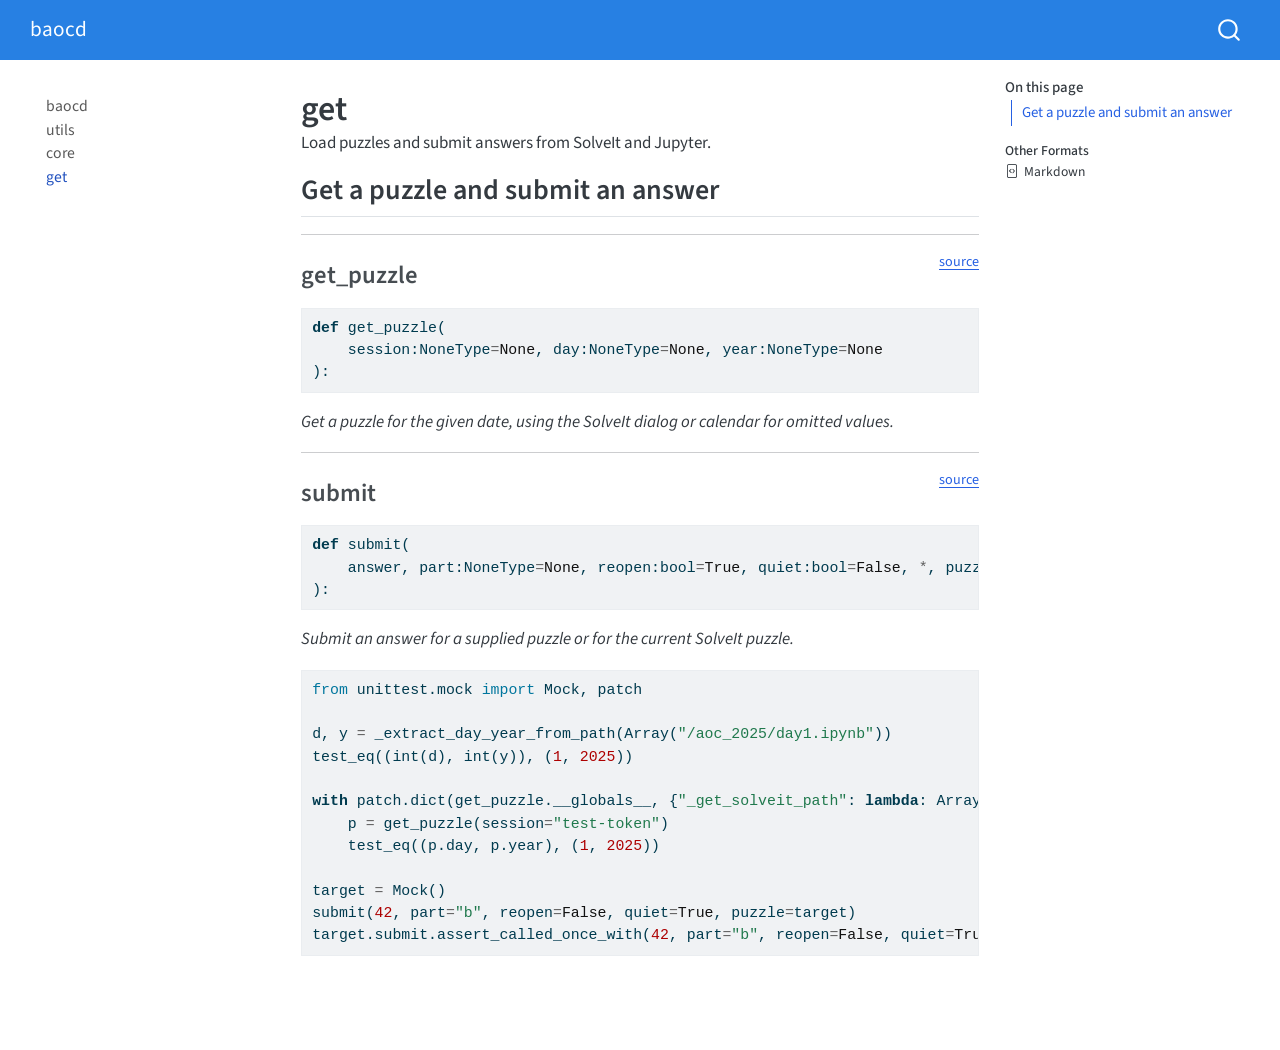
<file: get.html>
<!DOCTYPE html>
<html xmlns="http://www.w3.org/1999/xhtml" lang="en" xml:lang="en"><head>

<meta charset="utf-8">
<meta name="generator" content="quarto-1.11.9">

<meta name="viewport" content="width=device-width, initial-scale=1.0, user-scalable=yes">

<meta name="description" content="Load puzzles and submit answers from SolveIt and Jupyter.">

<title>get – baocd</title>
<style>
/* Default styles provided by pandoc.
** See https://pandoc.org/MANUAL.html#variables-for-html for config info.
*/
span.smallcaps{font-variant: small-caps;}
div.columns{display: flex; gap: 1.5em;}
div.column{flex: auto;}
@media screen {
div.columns{gap: min(4vw, 1.5em);}
div.column{overflow-x: auto;}
}
div.hanging-indent{margin-left: 1.5em; text-indent: -1.5em;}
ul.task-list{list-style: none;}
ul.task-list li input[type="checkbox"] {
  width: 0.8em;
  margin: 0 0.8em 0.2em -1em; /* quarto-specific, see https://github.com/quarto-dev/quarto-cli/issues/4556 */ 
  vertical-align: middle;
}
/* CSS for syntax highlighting */
html { -webkit-text-size-adjust: 100%; }
pre > code.sourceCode { white-space: pre; position: relative; }
pre > code.sourceCode > span { display: inline-block; line-height: 1.25; }
pre > code.sourceCode > span:empty { height: 1.2em; }
.sourceCode { overflow: visible; }
code.sourceCode > span { color: inherit; text-decoration: inherit; }
div.sourceCode { margin: 1em 0; }
pre.sourceCode { margin: 0; }
@media screen {
div.sourceCode { overflow: auto; }
}
@media print {
pre > code.sourceCode { white-space: pre-wrap; }
pre > code.sourceCode > span { text-indent: -5em; padding-left: 5em; }
}
pre.numberSource code
  { counter-reset: source-line 0; }
pre.numberSource code > span
  { position: relative; left: -4em; counter-increment: source-line; }
pre.numberSource code > span > a:first-child::before
  { content: counter(source-line);
    position: relative; left: -1em; text-align: right; vertical-align: baseline;
    border: none; display: inline-block;
    -webkit-touch-callout: none; -webkit-user-select: none;
    -khtml-user-select: none; -moz-user-select: none;
    -ms-user-select: none; user-select: none;
    padding: 0 4px; width: 4em;
  }
pre.numberSource { margin-left: 3em;  padding-left: 4px; }
div.sourceCode
  {   }
@media screen {
pre > code.sourceCode > span > a:first-child::before { text-decoration: underline; }
}
</style>


<script src="site_libs/quarto-nav/quarto-nav.js"></script>
<script src="site_libs/quarto-nav/headroom.min.js"></script>
<script src="site_libs/clipboard/clipboard.min.js"></script>
<script src="site_libs/quarto-search/autocomplete.umd.js"></script>
<script src="site_libs/quarto-search/fuse.min.js"></script>
<script src="site_libs/quarto-search/quarto-search.js"></script>
<meta name="quarto:offset" content="./">
<script src="site_libs/quarto-html/quarto.js" type="module"></script>
<script src="site_libs/quarto-html/tabsets/tabsets.js" type="module"></script>
<script src="site_libs/quarto-html/scrollable-regions/scrollable-regions.js" type="module"></script>
<script src="site_libs/quarto-html/popper.min.js"></script>
<script src="site_libs/quarto-html/tippy.umd.min.js"></script>
<script src="site_libs/quarto-html/anchor.min.js"></script>
<link href="site_libs/quarto-html/tippy.css" rel="stylesheet">
<link href="site_libs/quarto-html/quarto-syntax-highlighting-63b5708e65d6cd79cd7618c58d0c21e7.css" rel="stylesheet" id="quarto-text-highlighting-styles">
<script src="site_libs/bootstrap/bootstrap.min.js"></script>
<link href="site_libs/bootstrap/bootstrap-icons.css" rel="stylesheet">
<link href="site_libs/bootstrap/bootstrap-2f4c55d10cf51dd4b2d77c53b386d5c1.min.css" rel="stylesheet" append-hash="true" id="quarto-bootstrap" data-mode="light">
<script id="quarto-search-options" type="application/json">{
  "location": "navbar",
  "copy-button": false,
  "collapse-after": 3,
  "panel-placement": "end",
  "type": "overlay",
  "limit": 50,
  "keyboard-shortcut": [
    "f",
    "/",
    "s"
  ],
  "show-item-context": false,
  "language": {
    "search-no-results-text": "No results",
    "search-matching-documents-text": "matching documents",
    "search-copy-link-title": "Copy link to search",
    "search-hide-matches-text": "Hide additional matches",
    "search-more-match-text": "more match in this document",
    "search-more-matches-text": "more matches in this document",
    "search-clear-button-title": "Clear",
    "search-text-placeholder": "",
    "search-detached-cancel-button-title": "Cancel",
    "search-submit-button-title": "Submit",
    "search-label": "Search"
  }
}</script>


<link rel="stylesheet" href="styles.css">
</head>

<body class="nav-sidebar floating nav-fixed quarto-light"><a id="quarto-skip-link" class="visually-hidden-focusable" href="#quarto-document-content">Skip to main content</a>

<div id="quarto-search-results"></div>
  <header id="quarto-header" class="headroom fixed-top">
    <nav class="navbar navbar-expand-lg " data-bs-theme="dark" aria-label="Site">
      <div class="navbar-container container-fluid">
      <div class="navbar-brand-container mx-auto">
    <a class="navbar-brand" href="./index.html">
    <span class="navbar-title">baocd</span>
    </a>
  </div>
        <div class="quarto-navbar-tools tools-end">
</div>
          <div id="quarto-search" class="" title="Search"></div>
      </div> <!-- /container-fluid -->
    </nav>
  <nav class="quarto-secondary-nav" aria-label="Toolbar">
    <div class="container-fluid d-flex">
      <button type="button" class="quarto-btn-toggle btn" data-bs-toggle="collapse" role="button" data-bs-target=".quarto-sidebar-collapse-item" aria-controls="quarto-sidebar" aria-expanded="false" aria-label="Toggle sidebar navigation" onclick="if (window.quartoToggleHeadroom) { window.quartoToggleHeadroom(); }">
        <i class="bi bi-layout-text-sidebar-reverse"></i>
      </button>
        <nav class="quarto-page-breadcrumbs" aria-label="Breadcrumbs"><ol class="breadcrumb"><li class="breadcrumb-item"><a href="./get.html">get</a></li></ol></nav>
        <a class="flex-grow-1" data-bs-toggle="collapse" data-bs-target=".quarto-sidebar-collapse-item" onclick="if (window.quartoToggleHeadroom) { window.quartoToggleHeadroom(); }">      
        </a>
    </div>
  </nav>
</header>
<!-- content -->
<div id="quarto-content" class="quarto-container page-columns page-rows-contents page-layout-article page-navbar">
<!-- sidebar -->
  <nav id="quarto-sidebar" class="sidebar collapse collapse-horizontal quarto-sidebar-collapse-item sidebar-navigation floating overflow-auto" aria-label="Section">
    <div class="sidebar-menu-container"> 
    <ul class="list-unstyled mt-1">
        <li class="sidebar-item">
  <div class="sidebar-item-container"> 
  <a href="./index.html" class="sidebar-item-text sidebar-link">
 <span class="menu-text">baocd</span></a>
  </div>
</li>
        <li class="sidebar-item">
  <div class="sidebar-item-container"> 
  <a href="./utils.html" class="sidebar-item-text sidebar-link">
 <span class="menu-text">utils</span></a>
  </div>
</li>
        <li class="sidebar-item">
  <div class="sidebar-item-container"> 
  <a href="./core.html" class="sidebar-item-text sidebar-link">
 <span class="menu-text">core</span></a>
  </div>
</li>
        <li class="sidebar-item">
  <div class="sidebar-item-container"> 
  <a href="./get.html" class="sidebar-item-text sidebar-link active">
 <span class="menu-text">get</span></a>
  </div>
</li>
    </ul>
    </div>
</nav>
<div id="quarto-sidebar-glass" class="quarto-sidebar-collapse-item" data-bs-toggle="collapse" data-bs-target=".quarto-sidebar-collapse-item"></div>
<!-- margin-sidebar -->
    <div id="quarto-margin-sidebar" class="sidebar margin-sidebar">
        <nav id="TOC" role="doc-toc" aria-labelledby="toc-title" class="toc-active">
    <h2 id="toc-title">On this page</h2>
   
  <ul>
  <li><a href="#get-a-puzzle-and-submit-an-answer" id="toc-get-a-puzzle-and-submit-an-answer" class="nav-link active" data-scroll-target="#get-a-puzzle-and-submit-an-answer">Get a puzzle and submit an answer</a></li>
  </ul>
<div class="quarto-alternate-formats"><h2>Other Formats</h2><ul><li><a href="get.html.md"><i class="bi bi-file-code"></i>Markdown</a></li></ul></div></nav>
    </div>
<!-- main -->
<main class="content" id="quarto-document-content" tabindex="-1">

<header id="title-block-header" class="quarto-title-block default">
<div class="quarto-title">
<h1 class="title">get</h1>
</div>

<div>
  <div class="description">
    Load puzzles and submit answers from SolveIt and Jupyter.
  </div>
</div>


<div class="quarto-title-meta">

    
  
    
  </div>
  


</header>


<!-- WARNING: THIS FILE WAS AUTOGENERATED! DO NOT EDIT! -->
<section id="get-a-puzzle-and-submit-an-answer" class="level2">
<h2 class="anchored" data-anchor-id="get-a-puzzle-and-submit-an-answer">Get a puzzle and submit an answer</h2>
<div id="11d288b2" class="cell" data-quarto-private-1="{&quot;key&quot;:&quot;execution&quot;,&quot;value&quot;:{&quot;iopub.execute_input&quot;:&quot;2026-11-23T15:17:43.052761+00:00&quot;,&quot;shell.execute_reply&quot;:&quot;2026-11-23T15:17:43.112865+00:00&quot;,&quot;total&quot;:0.060108466000002636}}" data-execution_count="9">
<hr>
<p><a href="https://github.com/AnswerDotAI/baocd/blob/main/baocd/get.py#L66" target="_blank" style="float:right; font-size:smaller">source</a></p>
<section id="get_puzzle" class="level3">
<h3 class="anchored" data-anchor-id="get_puzzle">get_puzzle</h3>
<div class="code-copy-outer-scaffold"><div class="sourceCode" id="cb1"><pre class="sourceCode python code-with-copy"><code class="sourceCode python"><span id="cb1-1"><a href="#cb1-1" aria-hidden="true" tabindex="-1"></a><span class="kw">def</span> get_puzzle(</span>
<span id="cb1-2"><a href="#cb1-2" aria-hidden="true" tabindex="-1"></a>    session:NoneType<span class="op">=</span><span class="va">None</span>, day:NoneType<span class="op">=</span><span class="va">None</span>, year:NoneType<span class="op">=</span><span class="va">None</span></span>
<span id="cb1-3"><a href="#cb1-3" aria-hidden="true" tabindex="-1"></a>):</span></code></pre></div><button title="Copy to Clipboard" class="code-copy-button"><i class="bi"></i></button></div>
<p><em>Get a puzzle for the given date, using the SolveIt dialog or calendar for omitted values.</em></p>
</section>
</div>
<div id="e4e48340" class="cell" data-quarto-private-1="{&quot;key&quot;:&quot;execution&quot;,&quot;value&quot;:{&quot;iopub.execute_input&quot;:&quot;2026-11-23T15:17:43.114062+00:00&quot;,&quot;shell.execute_reply&quot;:&quot;2026-11-23T15:17:43.116726+00:00&quot;,&quot;total&quot;:0.00266699099999812}}" data-execution_count="11">
<hr>
<p><a href="https://github.com/AnswerDotAI/baocd/blob/main/baocd/get.py#L80" target="_blank" style="float:right; font-size:smaller">source</a></p>
<section id="submit" class="level3">
<h3 class="anchored" data-anchor-id="submit">submit</h3>
<div class="code-copy-outer-scaffold"><div class="sourceCode" id="cb2"><pre class="sourceCode python code-with-copy"><code class="sourceCode python"><span id="cb2-1"><a href="#cb2-1" aria-hidden="true" tabindex="-1"></a><span class="kw">def</span> submit(</span>
<span id="cb2-2"><a href="#cb2-2" aria-hidden="true" tabindex="-1"></a>    answer, part:NoneType<span class="op">=</span><span class="va">None</span>, reopen:<span class="bu">bool</span><span class="op">=</span><span class="va">True</span>, quiet:<span class="bu">bool</span><span class="op">=</span><span class="va">False</span>, <span class="op">*</span>, puzzle:NoneType<span class="op">=</span><span class="va">None</span></span>
<span id="cb2-3"><a href="#cb2-3" aria-hidden="true" tabindex="-1"></a>):</span></code></pre></div><button title="Copy to Clipboard" class="code-copy-button"><i class="bi"></i></button></div>
<p><em>Submit an answer for a supplied puzzle or for the current SolveIt puzzle.</em></p>
</section>
</div>
<div id="527a081c" class="cell" data-quarto-private-1="{&quot;key&quot;:&quot;execution&quot;,&quot;value&quot;:{&quot;iopub.execute_input&quot;:&quot;2026-11-23T15:17:43.117177+00:00&quot;,&quot;shell.execute_reply&quot;:&quot;2026-11-23T15:17:43.237929+00:00&quot;,&quot;total&quot;:0.12075792400000296}}" data-execution_count="12">
<div class="code-copy-outer-scaffold"><div class="sourceCode cell-code" id="cb3"><pre class="sourceCode python code-with-copy"><code class="sourceCode python"><span id="cb3-1"><a href="#cb3-1" aria-hidden="true" tabindex="-1"></a><span class="im">from</span> unittest.mock <span class="im">import</span> Mock, patch</span>
<span id="cb3-2"><a href="#cb3-2" aria-hidden="true" tabindex="-1"></a></span>
<span id="cb3-3"><a href="#cb3-3" aria-hidden="true" tabindex="-1"></a>d, y <span class="op">=</span> _extract_day_year_from_path(Array(<span class="st">"/aoc_2025/day1.ipynb"</span>))</span>
<span id="cb3-4"><a href="#cb3-4" aria-hidden="true" tabindex="-1"></a>test_eq((<span class="bu">int</span>(d), <span class="bu">int</span>(y)), (<span class="dv">1</span>, <span class="dv">2025</span>))</span>
<span id="cb3-5"><a href="#cb3-5" aria-hidden="true" tabindex="-1"></a></span>
<span id="cb3-6"><a href="#cb3-6" aria-hidden="true" tabindex="-1"></a><span class="cf">with</span> patch.<span class="bu">dict</span>(get_puzzle.__globals__, {<span class="st">"_get_solveit_path"</span>: <span class="kw">lambda</span>: Array(<span class="st">"/aoc_2025/day1.ipynb"</span>)}):</span>
<span id="cb3-7"><a href="#cb3-7" aria-hidden="true" tabindex="-1"></a>    p <span class="op">=</span> get_puzzle(session<span class="op">=</span><span class="st">"test-token"</span>)</span>
<span id="cb3-8"><a href="#cb3-8" aria-hidden="true" tabindex="-1"></a>    test_eq((p.day, p.year), (<span class="dv">1</span>, <span class="dv">2025</span>))</span>
<span id="cb3-9"><a href="#cb3-9" aria-hidden="true" tabindex="-1"></a></span>
<span id="cb3-10"><a href="#cb3-10" aria-hidden="true" tabindex="-1"></a>target <span class="op">=</span> Mock()</span>
<span id="cb3-11"><a href="#cb3-11" aria-hidden="true" tabindex="-1"></a>submit(<span class="dv">42</span>, part<span class="op">=</span><span class="st">"b"</span>, reopen<span class="op">=</span><span class="va">False</span>, quiet<span class="op">=</span><span class="va">True</span>, puzzle<span class="op">=</span>target)</span>
<span id="cb3-12"><a href="#cb3-12" aria-hidden="true" tabindex="-1"></a>target.submit.assert_called_once_with(<span class="dv">42</span>, part<span class="op">=</span><span class="st">"b"</span>, reopen<span class="op">=</span><span class="va">False</span>, quiet<span class="op">=</span><span class="va">True</span>)</span></code></pre></div><button title="Copy to Clipboard" class="code-copy-button"><i class="bi"></i></button></div>
</div>


</section>

</main> <!-- /main -->
<script id="quarto-html-after-body" type="application/javascript">
  window.document.addEventListener("DOMContentLoaded", function (event) {
    const icon = "";
    const anchorJS = new window.AnchorJS();
    anchorJS.options = {
      placement: 'right',
      icon: icon
    };
    anchorJS.add('.anchored');
    const isCodeAnnotation = (el) => {
      for (const clz of el.classList) {
        if (clz.startsWith('code-annotation-')) {                     
          return true;
        }
      }
      return false;
    }
    const onCopySuccess = function(e) {
      // button target
      const button = e.trigger;
      // don't keep focus
      button.blur();
      // flash "checked"
      button.classList.add('code-copy-button-checked');
      var currentTitle = button.getAttribute("title");
      button.setAttribute("title", "Copied!");
      let tooltip;
      if (window.bootstrap) {
        button.setAttribute("data-bs-toggle", "tooltip");
        button.setAttribute("data-bs-placement", "left");
        button.setAttribute("data-bs-title", "Copied!");
        tooltip = new bootstrap.Tooltip(button, 
          { trigger: "manual", 
            customClass: "code-copy-button-tooltip",
            offset: [0, -8]});
        tooltip.show();    
      }
      setTimeout(function() {
        if (tooltip) {
          tooltip.hide();
          button.removeAttribute("data-bs-title");
          button.removeAttribute("data-bs-toggle");
          button.removeAttribute("data-bs-placement");
        }
        button.setAttribute("title", currentTitle);
        button.classList.remove('code-copy-button-checked');
      }, 1000);
      // clear code selection
      e.clearSelection();
    }
    const getTextToCopy = function(trigger) {
      const outerScaffold = trigger.parentElement.cloneNode(true);
      const codeEl = outerScaffold.querySelector('code');
      for (const childEl of codeEl.children) {
        if (isCodeAnnotation(childEl)) {
          childEl.remove();
        }
      }
      return codeEl.innerText;
    }
    const clipboard = new window.ClipboardJS('.code-copy-button:not([data-in-quarto-modal])', {
      text: getTextToCopy
    });
    clipboard.on('success', onCopySuccess);
    if (window.document.getElementById('quarto-embedded-source-code-modal')) {
      const clipboardModal = new window.ClipboardJS('.code-copy-button[data-in-quarto-modal]', {
        text: getTextToCopy,
        container: window.document.getElementById('quarto-embedded-source-code-modal')
      });
      clipboardModal.on('success', onCopySuccess);
    }
      var localhostRegex = new RegExp(/^(?:http|https):\/\/localhost\:?[0-9]*\//);
      var mailtoRegex = new RegExp(/^mailto:/);
        var filterRegex = new RegExp("https:\/\/AnswerDotAI\.github\.io\/baocd");
      var isInternal = (href) => {
          return filterRegex.test(href) || localhostRegex.test(href) || mailtoRegex.test(href);
      }
      // Inspect non-navigation links and adorn them if external
      window.quartoDecorateExternalLinks = function (root) {
     var links = (root || window.document).querySelectorAll('a[href]:not(.nav-link):not(.navbar-brand):not(.toc-action):not(.sidebar-link):not(.sidebar-item-toggle):not(.pagination-link):not(.no-external):not([aria-hidden]):not(.dropdown-item):not(.quarto-navigation-tool):not(.about-link)');
      for (var i=0; i<links.length; i++) {
        const link = links[i];
        if (!isInternal(link.href)) {
          // undo the damage that might have been done by quarto-nav.js in the case of
          // links that we want to consider external
          if (link.dataset.originalHref !== undefined) {
            link.href = link.dataset.originalHref;
          }
          if (!link.classList.contains('no-external-icon')) {
          }
        }
      }
      };
      window.quartoDecorateExternalLinks(window.document);
    // Esc closes the popup (WCAG 1.4.13) and focus leaving both trigger and
    // popup closes it (WCAG 2.4.11); tippy handles neither for interactive popups.
    const hideOnEscAndFocusOut = {
      name: 'hideOnEscAndFocusOut',
      defaultValue: true,
      fn(instance) {
        const dismiss = () => {
          // A show scheduled by the trigger delay would otherwise reopen it
          instance.clearDelayTimeouts();
          instance.hide();
        };
        const onKeyDown = (event) => {
          if (event.key !== 'Escape') {
            return;
          }
          // Keep Esc from also reaching page handlers (e.g. reveal.js overview),
          // except an open reveal.js slide menu, which Esc should close too.
          // The menu handles keys only when its keyboard option is on.
          const menuHandlesEsc = window.Reveal?.getPlugin?.('menu')?.isOpen() &&
            window.Reveal.getConfig().menu?.keyboard !== false;
          if (!menuHandlesEsc) {
            event.stopPropagation();
          }
          if (instance.popper.contains(window.document.activeElement)) {
            // Disabled while refocusing so the focus trigger does not reopen it
            instance.disable();
            instance.reference.focus();
            instance.enable();
          }
          dismiss();
        };
        const onFocusOut = (event) => {
          const target = event.relatedTarget;
          if (target && !instance.reference.contains(target) &&
              !instance.popper.contains(target)) {
            dismiss();
          }
        };
        // On the trigger too: a click trigger (code-annotations: select) has no
        // blur handling. Attached for the instance's lifetime so leaving the
        // trigger also cancels a show still pending on the trigger delay.
        instance.reference.addEventListener('focusout', onFocusOut);
        return {
          onShow() {
            window.document.addEventListener('keydown', onKeyDown, true);
            instance.popper.addEventListener('focusout', onFocusOut);
          },
          onHide() {
            window.document.removeEventListener('keydown', onKeyDown, true);
            instance.popper.removeEventListener('focusout', onFocusOut);
          },
          onDestroy() {
            instance.reference.removeEventListener('focusout', onFocusOut);
          },
        };
      },
    };
    function tippyHover(el, contentFn, onTriggerFn, onUntriggerFn) {
      const config = {
        allowHTML: true,
        maxWidth: 500,
        delay: 100,
        arrow: false,
        appendTo: function(el) {
            return el.parentElement;
        },
        interactive: true,
        interactiveBorder: 10,
        theme: 'quarto',
        placement: 'bottom-start',
        plugins: [hideOnEscAndFocusOut],
      };
      if (contentFn) {
        config.content = contentFn;
      }
      if (onTriggerFn) {
        config.onTrigger = onTriggerFn;
      }
      if (onUntriggerFn) {
        config.onUntrigger = onUntriggerFn;
      }
      window.tippy(el, config); 
    }
    const noterefs = window.document.querySelectorAll('a[role="doc-noteref"]');
    for (var i=0; i<noterefs.length; i++) {
      const ref = noterefs[i];
      tippyHover(ref, function() {
        // use id or data attribute instead here
        let href = ref.getAttribute('data-footnote-href') || ref.getAttribute('href');
        try { href = new URL(href).hash; } catch {}
        const id = href.replace(/^#\/?/, "");
        const note = window.document.getElementById(id);
        if (note) {
          return note.innerHTML;
        } else {
          return "";
        }
      });
    }
    const xrefs = window.document.querySelectorAll('a.quarto-xref');
    const processXRef = (id, note) => {
      // Strip column container classes
      const stripColumnClz = (el) => {
        el.classList.remove("page-full", "page-columns");
        if (el.children) {
          for (const child of el.children) {
            stripColumnClz(child);
          }
        }
      }
      stripColumnClz(note)
      if (id === null || id.startsWith('sec-')) {
        // Special case sections, only their first couple elements
        const container = document.createElement("div");
        if (note.children && note.children.length > 2) {
          container.appendChild(note.children[0].cloneNode(true));
          for (let i = 1; i < note.children.length; i++) {
            const child = note.children[i];
            if (child.tagName === "P" && child.innerText === "") {
              continue;
            } else {
              container.appendChild(child.cloneNode(true));
              break;
            }
          }
          if (window.Quarto?.typesetMath) {
            window.Quarto.typesetMath(container);
          }
          return container.innerHTML
        } else {
          if (window.Quarto?.typesetMath) {
            window.Quarto.typesetMath(note);
          }
          return note.innerHTML;
        }
      } else {
        // Remove any anchor links if they are present
        const anchorLink = note.querySelector('a.anchorjs-link');
        if (anchorLink) {
          anchorLink.remove();
        }
        if (window.Quarto?.typesetMath) {
          window.Quarto.typesetMath(note);
        }
        if (note.classList.contains("callout")) {
          return note.outerHTML;
        } else {
          return note.innerHTML;
        }
      }
    }
    for (var i=0; i<xrefs.length; i++) {
      const xref = xrefs[i];
      tippyHover(xref, undefined, function(instance) {
        instance.disable();
        let url = xref.getAttribute('href');
        let hash = undefined; 
        if (url.startsWith('#')) {
          hash = url;
        } else {
          try { hash = new URL(url).hash; } catch {}
        }
        if (hash) {
          const id = hash.replace(/^#\/?/, "");
          const note = window.document.getElementById(id);
          if (note !== null) {
            try {
              const html = processXRef(id, note.cloneNode(true));
              instance.setContent(html);
            } finally {
              instance.enable();
              instance.show();
            }
          } else {
            // See if we can fetch this
            fetch(url.split('#')[0])
            .then(res => res.text())
            .then(html => {
              const parser = new DOMParser();
              const htmlDoc = parser.parseFromString(html, "text/html");
              const note = htmlDoc.getElementById(id);
              if (note !== null) {
                const html = processXRef(id, note);
                instance.setContent(html);
              } 
            }).finally(() => {
              instance.enable();
              instance.show();
            });
          }
        } else {
          // See if we can fetch a full url (with no hash to target)
          // This is a special case and we should probably do some content thinning / targeting
          fetch(url)
          .then(res => res.text())
          .then(html => {
            const parser = new DOMParser();
            const htmlDoc = parser.parseFromString(html, "text/html");
            const note = htmlDoc.querySelector('main.content');
            if (note !== null) {
              // This should only happen for chapter cross references
              // (since there is no id in the URL)
              // remove the first header
              if (note.children.length > 0 && note.children[0].tagName === "HEADER") {
                note.children[0].remove();
              }
              const html = processXRef(null, note);
              instance.setContent(html);
            } 
          }).finally(() => {
            instance.enable();
            instance.show();
          });
        }
      }, function(instance) {
      });
    }
        let selectedAnnoteEl;
        const selectorForAnnotation = ( cell, annotation) => {
          let cellAttr = 'data-code-cell="' + cell + '"';
          let lineAttr = 'data-code-annotation="' +  annotation + '"';
          const selector = 'span[' + cellAttr + '][' + lineAttr + ']';
          return selector;
        }
        const selectCodeLines = (annoteEl) => {
          const doc = window.document;
          const targetCell = annoteEl.getAttribute("data-target-cell");
          const targetAnnotation = annoteEl.getAttribute("data-target-annotation");
          const annoteSpan = window.document.querySelector(selectorForAnnotation(targetCell, targetAnnotation));
          const lines = annoteSpan.getAttribute("data-code-lines").split(",");
          const lineIds = lines.map((line) => {
            return targetCell + "-" + line;
          })
          // Each band is positioned against its own containing block, which is
          // not the offsetParent of the lines, so place it from client rects.
          const placeBand = (band, firstEl, lastEl, codeBlock) => {
            const container = band.offsetParent;
            if (container === null) {
              return;
            }
            const containerRect = container.getBoundingClientRect();
            // Reveal.js scales slides with a transform, so convert client
            // pixels back to the CSS pixels of the container.
            const scale = containerRect.height / container.offsetHeight || 1;
            const firstRect = firstEl.getBoundingClientRect();
            const lastRect = lastEl.getBoundingClientRect();
            const top = (firstRect.top - containerRect.top) / scale - container.clientTop + container.scrollTop;
            const height = (lastRect.bottom - firstRect.top) / scale;
            band.style.top = top - 2 + "px";
            band.style.height = height + 4 + "px";
            if (codeBlock) {
              // Without the copy button wrapper, the containing block is wider
              // than the code block, so span the code block explicitly.
              const blockRect = codeBlock.getBoundingClientRect();
              band.style.left = (blockRect.left - containerRect.left) / scale - container.clientLeft + container.scrollLeft + "px";
              band.style.width = blockRect.width / scale + "px";
            }
          };
          if (lineIds.length > 0) {
            const el = window.document.getElementById(lineIds[0]);
            const lastEl = window.document.getElementById(lineIds[lineIds.length - 1]);
            const parent = el.parentElement.parentElement;
            // cook up a div (if necessary) and position it
            let div = window.document.getElementById("code-annotation-line-highlight");
            if (div === null) {
              div = window.document.createElement("div");
              div.setAttribute("id", "code-annotation-line-highlight");
              div.style.position = 'absolute';
              parent.appendChild(div);
            }
            placeBand(div, el, lastEl, parent.closest("div.sourceCode") || parent);
            let gutterDiv = window.document.getElementById("code-annotation-line-highlight-gutter");
            if (gutterDiv === null) {
              gutterDiv = window.document.createElement("div");
              gutterDiv.setAttribute("id", "code-annotation-line-highlight-gutter");
              gutterDiv.style.position = 'absolute';
              const codeCell = window.document.getElementById(targetCell);
              const gutter = codeCell.querySelector('.code-annotation-gutter');
              gutter.appendChild(gutterDiv);
            }
            placeBand(gutterDiv, el, lastEl);
            selectedAnnoteEl = annoteEl;
          }
        };
        const unselectCodeLines = () => {
          const elementsIds = ["code-annotation-line-highlight", "code-annotation-line-highlight-gutter"];
          elementsIds.forEach((elId) => {
            const div = window.document.getElementById(elId);
            if (div) {
              div.remove();
            }
          });
          selectedAnnoteEl = undefined;
        };
          // Handle positioning of the toggle
      window.addEventListener(
        "resize",
        throttle(() => {
          elRect = undefined;
          if (selectedAnnoteEl) {
            selectCodeLines(selectedAnnoteEl);
          }
        }, 10)
      );
      function throttle(fn, ms) {
      let throttle = false;
      let timer;
        return (...args) => {
          if(!throttle) { // first call gets through
              fn.apply(this, args);
              throttle = true;
          } else { // all the others get throttled
              if(timer) clearTimeout(timer); // cancel #2
              timer = setTimeout(() => {
                fn.apply(this, args);
                timer = throttle = false;
              }, ms);
          }
        };
      }
        // Attach click handler to the DT
        const annoteDls = window.document.querySelectorAll('dt[data-target-cell]');
        for (const annoteDlNode of annoteDls) {
          annoteDlNode.addEventListener('click', (event) => {
            const clickedEl = event.target;
            if (clickedEl !== selectedAnnoteEl) {
              unselectCodeLines();
              const activeEl = window.document.querySelector('dt[data-target-cell].code-annotation-active');
              if (activeEl) {
                activeEl.classList.remove('code-annotation-active');
              }
              selectCodeLines(clickedEl);
              clickedEl.classList.add('code-annotation-active');
            } else {
              // Unselect the line
              unselectCodeLines();
              clickedEl.classList.remove('code-annotation-active');
            }
          });
        }
    const findCites = (el) => {
      const parentEl = el.parentElement;
      if (parentEl) {
        const cites = parentEl.dataset.cites;
        if (cites) {
          return {
            el,
            cites: cites.split(' ')
          };
        } else {
          return findCites(el.parentElement)
        }
      } else {
        return undefined;
      }
    };
    var bibliorefs = window.document.querySelectorAll('a[role="doc-biblioref"]');
    for (var i=0; i<bibliorefs.length; i++) {
      const ref = bibliorefs[i];
      const citeInfo = findCites(ref);
      if (citeInfo) {
        tippyHover(citeInfo.el, function() {
          var popup = window.document.createElement('div');
          citeInfo.cites.forEach(function(cite) {
            var citeDiv = window.document.createElement('div');
            citeDiv.classList.add('hanging-indent');
            citeDiv.classList.add('csl-entry');
            var biblioDiv = window.document.getElementById('ref-' + cite);
            if (biblioDiv) {
              citeDiv.innerHTML = biblioDiv.innerHTML;
            }
            popup.appendChild(citeDiv);
          });
          return popup.innerHTML;
        });
      }
    }
  });
  </script>
  <script type="application/javascript">
  window.quartoScrollableRegionsLabels = {"code":"Scrollable code","output":"Scrollable output"};
  </script>
</div> <!-- /content -->




</body></html>
</file>
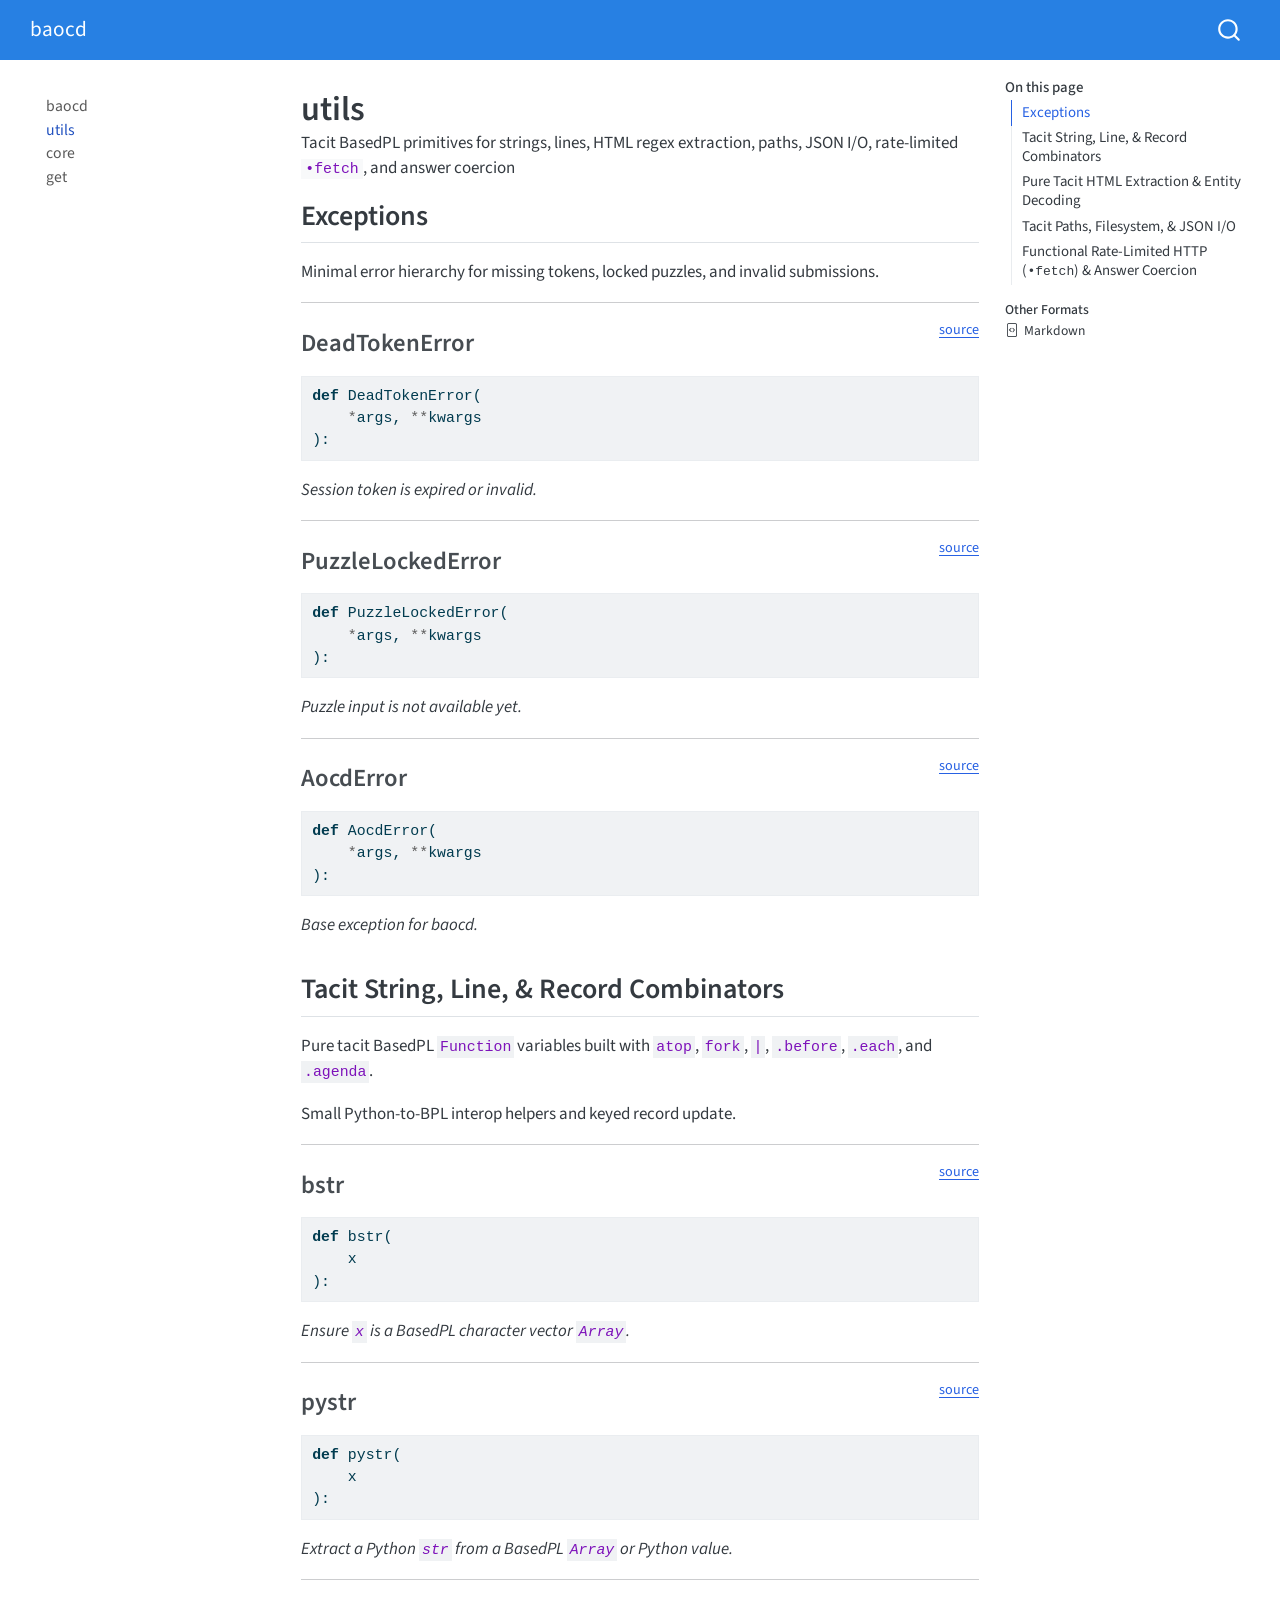
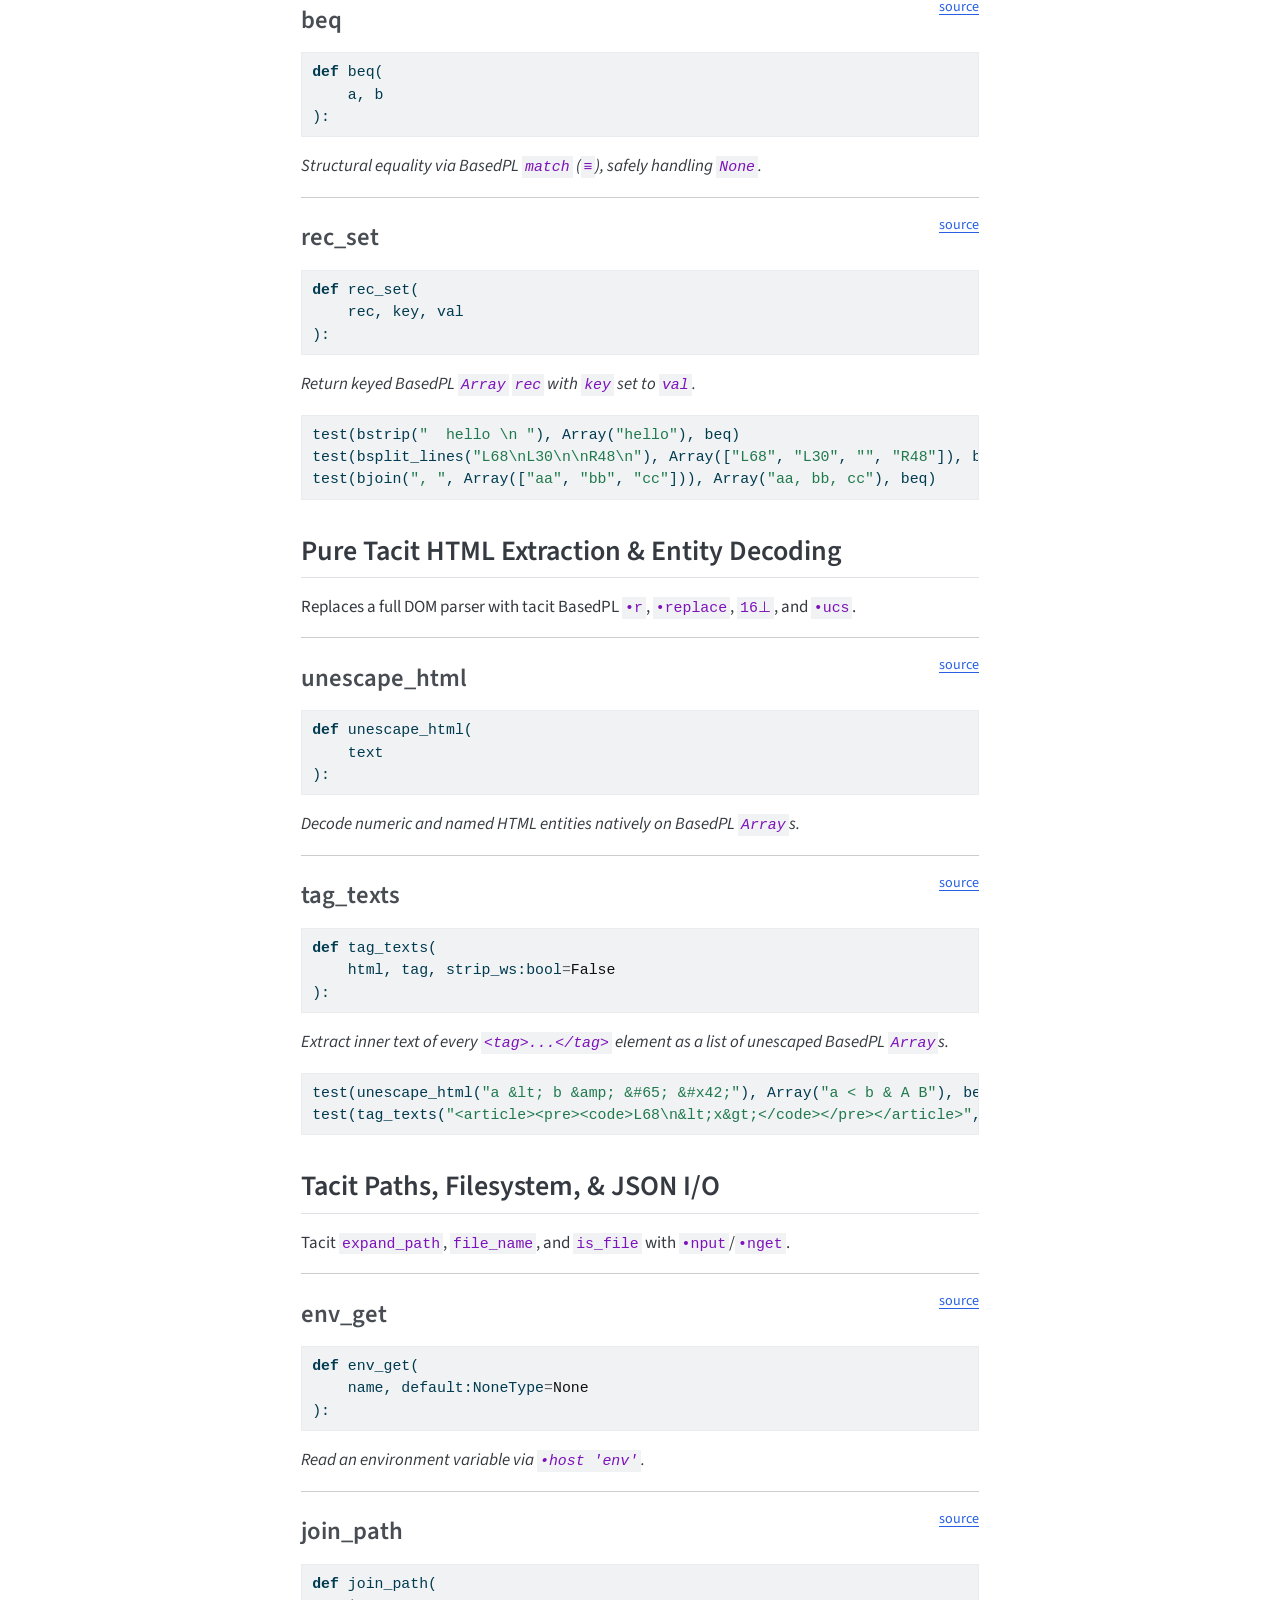
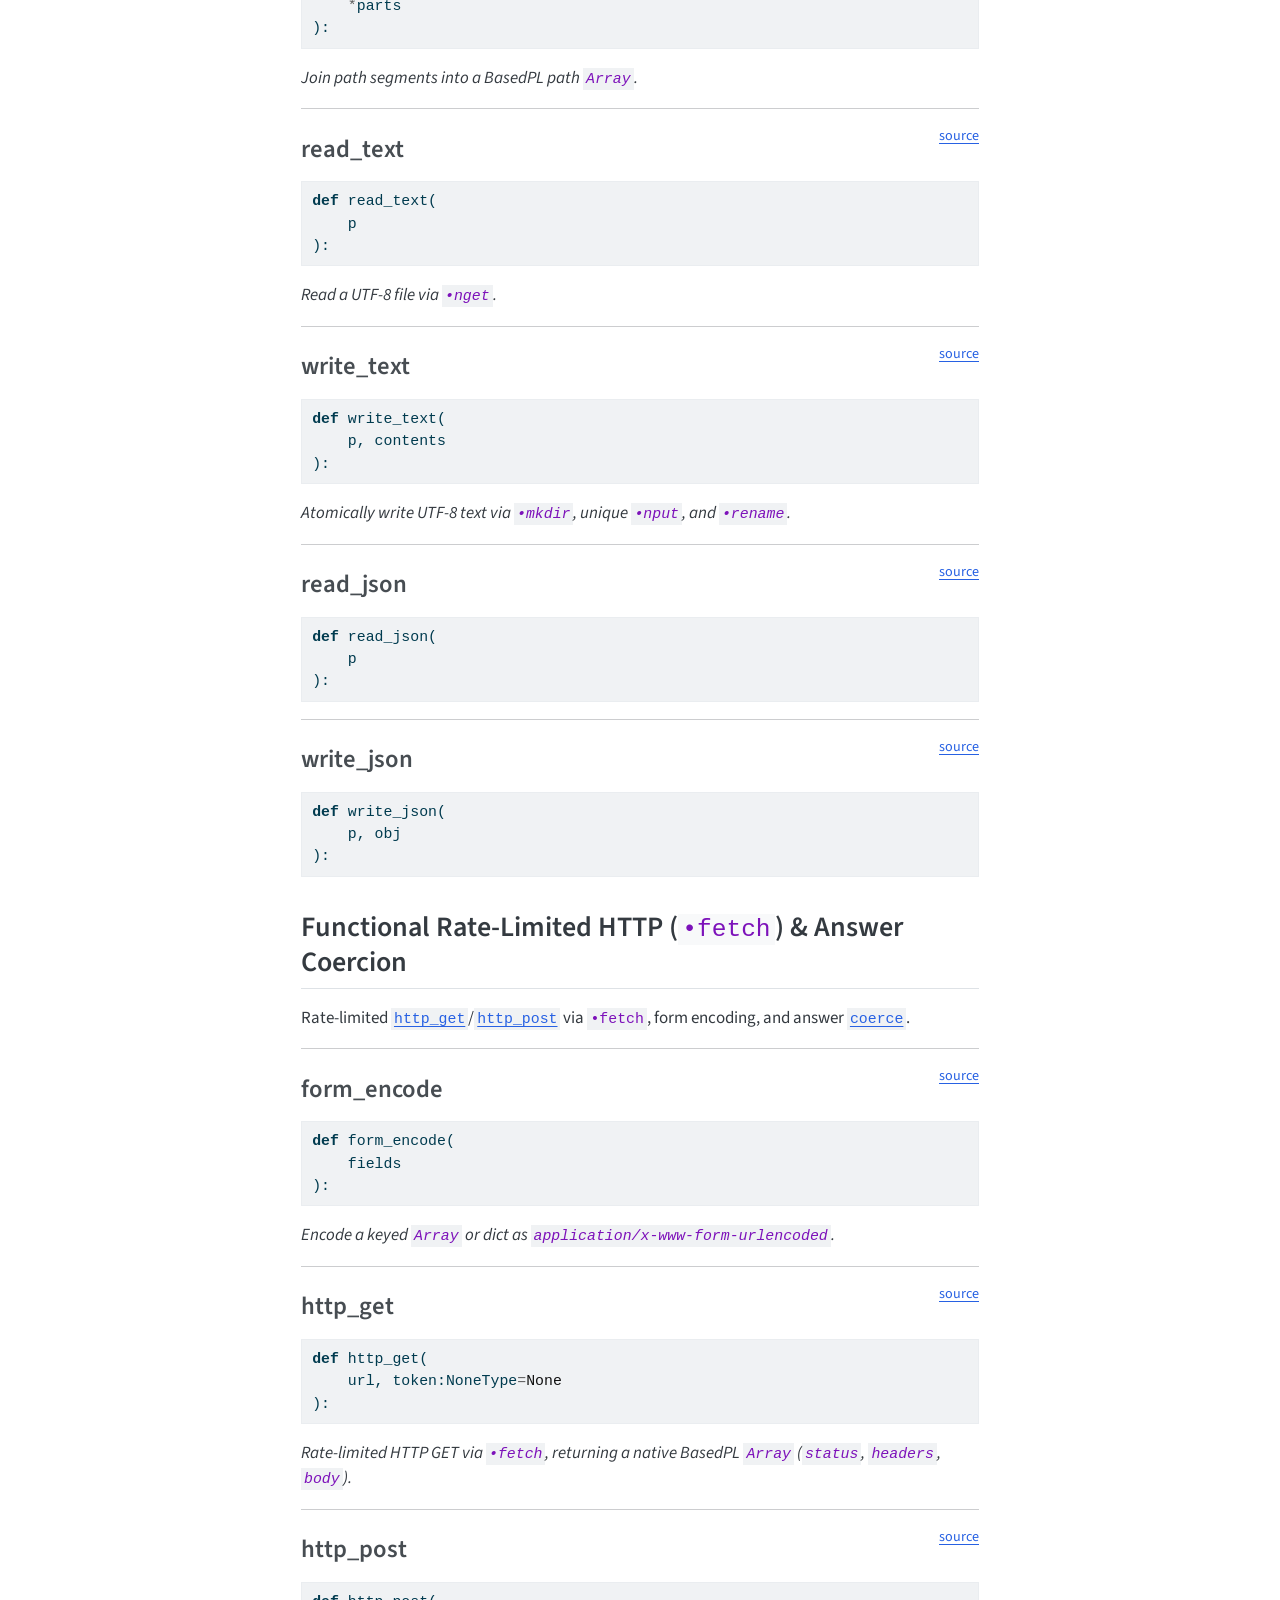
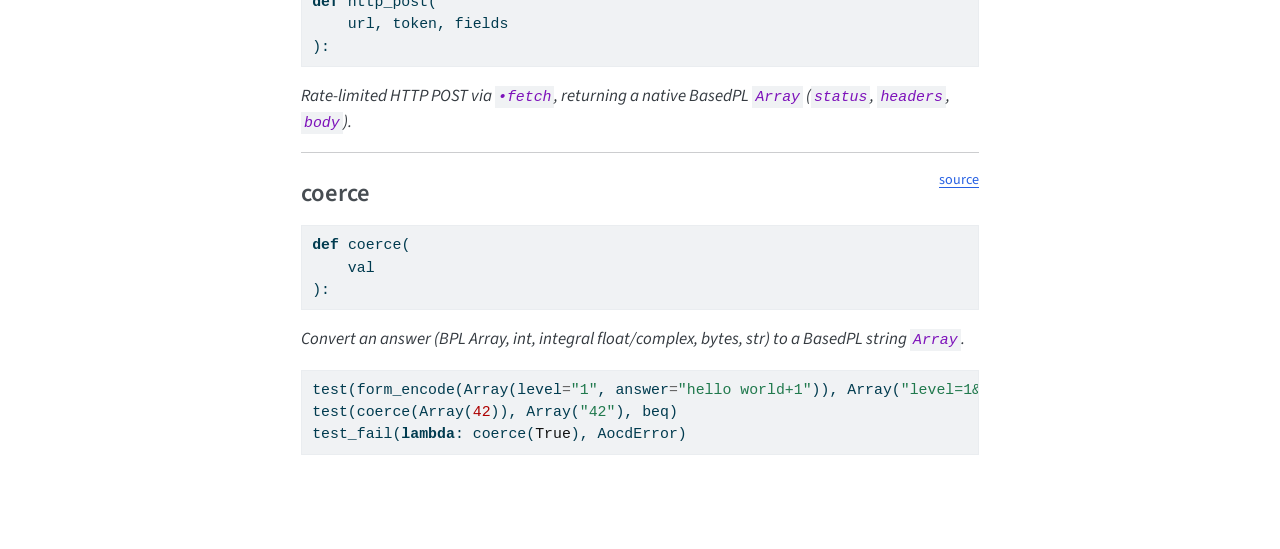
<file: utils.html>
<!DOCTYPE html>
<html xmlns="http://www.w3.org/1999/xhtml" lang="en" xml:lang="en"><head>

<meta charset="utf-8">
<meta name="generator" content="quarto-1.11.9">

<meta name="viewport" content="width=device-width, initial-scale=1.0, user-scalable=yes">

<meta name="description" content="Tacit BasedPL primitives for strings, lines, HTML regex extraction, paths, JSON I/O, rate-limited •fetch, and answer coercion">

<title>utils – baocd</title>
<style>
/* Default styles provided by pandoc.
** See https://pandoc.org/MANUAL.html#variables-for-html for config info.
*/
span.smallcaps{font-variant: small-caps;}
div.columns{display: flex; gap: 1.5em;}
div.column{flex: auto;}
@media screen {
div.columns{gap: min(4vw, 1.5em);}
div.column{overflow-x: auto;}
}
div.hanging-indent{margin-left: 1.5em; text-indent: -1.5em;}
ul.task-list{list-style: none;}
ul.task-list li input[type="checkbox"] {
  width: 0.8em;
  margin: 0 0.8em 0.2em -1em; /* quarto-specific, see https://github.com/quarto-dev/quarto-cli/issues/4556 */ 
  vertical-align: middle;
}
/* CSS for syntax highlighting */
html { -webkit-text-size-adjust: 100%; }
pre > code.sourceCode { white-space: pre; position: relative; }
pre > code.sourceCode > span { display: inline-block; line-height: 1.25; }
pre > code.sourceCode > span:empty { height: 1.2em; }
.sourceCode { overflow: visible; }
code.sourceCode > span { color: inherit; text-decoration: inherit; }
div.sourceCode { margin: 1em 0; }
pre.sourceCode { margin: 0; }
@media screen {
div.sourceCode { overflow: auto; }
}
@media print {
pre > code.sourceCode { white-space: pre-wrap; }
pre > code.sourceCode > span { text-indent: -5em; padding-left: 5em; }
}
pre.numberSource code
  { counter-reset: source-line 0; }
pre.numberSource code > span
  { position: relative; left: -4em; counter-increment: source-line; }
pre.numberSource code > span > a:first-child::before
  { content: counter(source-line);
    position: relative; left: -1em; text-align: right; vertical-align: baseline;
    border: none; display: inline-block;
    -webkit-touch-callout: none; -webkit-user-select: none;
    -khtml-user-select: none; -moz-user-select: none;
    -ms-user-select: none; user-select: none;
    padding: 0 4px; width: 4em;
  }
pre.numberSource { margin-left: 3em;  padding-left: 4px; }
div.sourceCode
  {   }
@media screen {
pre > code.sourceCode > span > a:first-child::before { text-decoration: underline; }
}
</style>


<script src="site_libs/quarto-nav/quarto-nav.js"></script>
<script src="site_libs/quarto-nav/headroom.min.js"></script>
<script src="site_libs/clipboard/clipboard.min.js"></script>
<script src="site_libs/quarto-search/autocomplete.umd.js"></script>
<script src="site_libs/quarto-search/fuse.min.js"></script>
<script src="site_libs/quarto-search/quarto-search.js"></script>
<meta name="quarto:offset" content="./">
<script src="site_libs/quarto-html/quarto.js" type="module"></script>
<script src="site_libs/quarto-html/tabsets/tabsets.js" type="module"></script>
<script src="site_libs/quarto-html/scrollable-regions/scrollable-regions.js" type="module"></script>
<script src="site_libs/quarto-html/popper.min.js"></script>
<script src="site_libs/quarto-html/tippy.umd.min.js"></script>
<script src="site_libs/quarto-html/anchor.min.js"></script>
<link href="site_libs/quarto-html/tippy.css" rel="stylesheet">
<link href="site_libs/quarto-html/quarto-syntax-highlighting-63b5708e65d6cd79cd7618c58d0c21e7.css" rel="stylesheet" id="quarto-text-highlighting-styles">
<script src="site_libs/bootstrap/bootstrap.min.js"></script>
<link href="site_libs/bootstrap/bootstrap-icons.css" rel="stylesheet">
<link href="site_libs/bootstrap/bootstrap-2f4c55d10cf51dd4b2d77c53b386d5c1.min.css" rel="stylesheet" append-hash="true" id="quarto-bootstrap" data-mode="light">
<script id="quarto-search-options" type="application/json">{
  "location": "navbar",
  "copy-button": false,
  "collapse-after": 3,
  "panel-placement": "end",
  "type": "overlay",
  "limit": 50,
  "keyboard-shortcut": [
    "f",
    "/",
    "s"
  ],
  "show-item-context": false,
  "language": {
    "search-no-results-text": "No results",
    "search-matching-documents-text": "matching documents",
    "search-copy-link-title": "Copy link to search",
    "search-hide-matches-text": "Hide additional matches",
    "search-more-match-text": "more match in this document",
    "search-more-matches-text": "more matches in this document",
    "search-clear-button-title": "Clear",
    "search-text-placeholder": "",
    "search-detached-cancel-button-title": "Cancel",
    "search-submit-button-title": "Submit",
    "search-label": "Search"
  }
}</script>


<link rel="stylesheet" href="styles.css">
</head>

<body class="nav-sidebar floating nav-fixed quarto-light"><a id="quarto-skip-link" class="visually-hidden-focusable" href="#quarto-document-content">Skip to main content</a>

<div id="quarto-search-results"></div>
  <header id="quarto-header" class="headroom fixed-top">
    <nav class="navbar navbar-expand-lg " data-bs-theme="dark" aria-label="Site">
      <div class="navbar-container container-fluid">
      <div class="navbar-brand-container mx-auto">
    <a class="navbar-brand" href="./index.html">
    <span class="navbar-title">baocd</span>
    </a>
  </div>
        <div class="quarto-navbar-tools tools-end">
</div>
          <div id="quarto-search" class="" title="Search"></div>
      </div> <!-- /container-fluid -->
    </nav>
  <nav class="quarto-secondary-nav" aria-label="Toolbar">
    <div class="container-fluid d-flex">
      <button type="button" class="quarto-btn-toggle btn" data-bs-toggle="collapse" role="button" data-bs-target=".quarto-sidebar-collapse-item" aria-controls="quarto-sidebar" aria-expanded="false" aria-label="Toggle sidebar navigation" onclick="if (window.quartoToggleHeadroom) { window.quartoToggleHeadroom(); }">
        <i class="bi bi-layout-text-sidebar-reverse"></i>
      </button>
        <nav class="quarto-page-breadcrumbs" aria-label="Breadcrumbs"><ol class="breadcrumb"><li class="breadcrumb-item"><a href="./utils.html">utils</a></li></ol></nav>
        <a class="flex-grow-1" data-bs-toggle="collapse" data-bs-target=".quarto-sidebar-collapse-item" onclick="if (window.quartoToggleHeadroom) { window.quartoToggleHeadroom(); }">      
        </a>
    </div>
  </nav>
</header>
<!-- content -->
<div id="quarto-content" class="quarto-container page-columns page-rows-contents page-layout-article page-navbar">
<!-- sidebar -->
  <nav id="quarto-sidebar" class="sidebar collapse collapse-horizontal quarto-sidebar-collapse-item sidebar-navigation floating overflow-auto" aria-label="Section">
    <div class="sidebar-menu-container"> 
    <ul class="list-unstyled mt-1">
        <li class="sidebar-item">
  <div class="sidebar-item-container"> 
  <a href="./index.html" class="sidebar-item-text sidebar-link">
 <span class="menu-text">baocd</span></a>
  </div>
</li>
        <li class="sidebar-item">
  <div class="sidebar-item-container"> 
  <a href="./utils.html" class="sidebar-item-text sidebar-link active">
 <span class="menu-text">utils</span></a>
  </div>
</li>
        <li class="sidebar-item">
  <div class="sidebar-item-container"> 
  <a href="./core.html" class="sidebar-item-text sidebar-link">
 <span class="menu-text">core</span></a>
  </div>
</li>
        <li class="sidebar-item">
  <div class="sidebar-item-container"> 
  <a href="./get.html" class="sidebar-item-text sidebar-link">
 <span class="menu-text">get</span></a>
  </div>
</li>
    </ul>
    </div>
</nav>
<div id="quarto-sidebar-glass" class="quarto-sidebar-collapse-item" data-bs-toggle="collapse" data-bs-target=".quarto-sidebar-collapse-item"></div>
<!-- margin-sidebar -->
    <div id="quarto-margin-sidebar" class="sidebar margin-sidebar">
        <nav id="TOC" role="doc-toc" aria-labelledby="toc-title" class="toc-active">
    <h2 id="toc-title">On this page</h2>
   
  <ul>
  <li><a href="#exceptions" id="toc-exceptions" class="nav-link active" data-scroll-target="#exceptions">Exceptions</a></li>
  <li><a href="#tacit-string-line-record-combinators" id="toc-tacit-string-line-record-combinators" class="nav-link" data-scroll-target="#tacit-string-line-record-combinators">Tacit String, Line, &amp; Record Combinators</a></li>
  <li><a href="#pure-tacit-html-extraction-entity-decoding" id="toc-pure-tacit-html-extraction-entity-decoding" class="nav-link" data-scroll-target="#pure-tacit-html-extraction-entity-decoding">Pure Tacit HTML Extraction &amp; Entity Decoding</a></li>
  <li><a href="#tacit-paths-filesystem-json-io" id="toc-tacit-paths-filesystem-json-io" class="nav-link" data-scroll-target="#tacit-paths-filesystem-json-io">Tacit Paths, Filesystem, &amp; JSON I/O</a></li>
  <li><a href="#functional-rate-limited-http-fetch-answer-coercion" id="toc-functional-rate-limited-http-fetch-answer-coercion" class="nav-link" data-scroll-target="#functional-rate-limited-http-fetch-answer-coercion">Functional Rate-Limited HTTP (<code>•fetch</code>) &amp; Answer Coercion</a></li>
  </ul>
<div class="quarto-alternate-formats"><h2>Other Formats</h2><ul><li><a href="utils.html.md"><i class="bi bi-file-code"></i>Markdown</a></li></ul></div></nav>
    </div>
<!-- main -->
<main class="content" id="quarto-document-content" tabindex="-1">

<header id="title-block-header" class="quarto-title-block default">
<div class="quarto-title">
<h1 class="title">utils</h1>
</div>

<div>
  <div class="description">
    Tacit BasedPL primitives for strings, lines, HTML regex extraction, paths, JSON I/O, rate-limited <code>•fetch</code>, and answer coercion
  </div>
</div>


<div class="quarto-title-meta">

    
  
    
  </div>
  


</header>


<!-- WARNING: THIS FILE WAS AUTOGENERATED! DO NOT EDIT! -->
<section id="exceptions" class="level2">
<h2 class="anchored" data-anchor-id="exceptions">Exceptions</h2>
<p>Minimal error hierarchy for missing tokens, locked puzzles, and invalid submissions.</p>
<div id="e7f0e5d0" class="cell" data-quarto-private-1="{&quot;key&quot;:&quot;execution&quot;,&quot;value&quot;:{&quot;iopub.execute_input&quot;:&quot;2026-11-23T15:17:43.020251+00:00&quot;,&quot;shell.execute_reply&quot;:&quot;2026-11-23T15:17:43.109843+00:00&quot;,&quot;total&quot;:0.08959996599999442}}" data-execution_count="4">
<hr>
<p><a href="https://github.com/AnswerDotAI/baocd/blob/main/baocd/utils.py#L21" target="_blank" style="float:right; font-size:smaller">source</a></p>
<section id="deadtokenerror" class="level3">
<h3 class="anchored" data-anchor-id="deadtokenerror">DeadTokenError</h3>
<div class="code-copy-outer-scaffold"><div class="sourceCode" id="cb1"><pre class="sourceCode python code-with-copy"><code class="sourceCode python"><span id="cb1-1"><a href="#cb1-1" aria-hidden="true" tabindex="-1"></a><span class="kw">def</span> DeadTokenError(</span>
<span id="cb1-2"><a href="#cb1-2" aria-hidden="true" tabindex="-1"></a>    <span class="op">*</span>args, <span class="op">**</span>kwargs</span>
<span id="cb1-3"><a href="#cb1-3" aria-hidden="true" tabindex="-1"></a>):</span></code></pre></div><button title="Copy to Clipboard" class="code-copy-button"><i class="bi"></i></button></div>
<p><em>Session token is expired or invalid.</em></p>
</section>
</div>
<div id="e78196bf" class="cell" data-quarto-private-1="{&quot;key&quot;:&quot;execution&quot;,&quot;value&quot;:{&quot;iopub.execute_input&quot;:&quot;2026-11-23T15:17:43.109991+00:00&quot;,&quot;shell.execute_reply&quot;:&quot;2026-11-23T15:17:43.112584+00:00&quot;,&quot;total&quot;:0.0025988330000075166}}" data-execution_count="5">
<hr>
<p><a href="https://github.com/AnswerDotAI/baocd/blob/main/baocd/utils.py#L20" target="_blank" style="float:right; font-size:smaller">source</a></p>
<section id="puzzlelockederror" class="level3">
<h3 class="anchored" data-anchor-id="puzzlelockederror">PuzzleLockedError</h3>
<div class="code-copy-outer-scaffold"><div class="sourceCode" id="cb2"><pre class="sourceCode python code-with-copy"><code class="sourceCode python"><span id="cb2-1"><a href="#cb2-1" aria-hidden="true" tabindex="-1"></a><span class="kw">def</span> PuzzleLockedError(</span>
<span id="cb2-2"><a href="#cb2-2" aria-hidden="true" tabindex="-1"></a>    <span class="op">*</span>args, <span class="op">**</span>kwargs</span>
<span id="cb2-3"><a href="#cb2-3" aria-hidden="true" tabindex="-1"></a>):</span></code></pre></div><button title="Copy to Clipboard" class="code-copy-button"><i class="bi"></i></button></div>
<p><em>Puzzle input is not available yet.</em></p>
</section>
</div>
<div id="9904bfab" class="cell" data-quarto-private-1="{&quot;key&quot;:&quot;execution&quot;,&quot;value&quot;:{&quot;iopub.execute_input&quot;:&quot;2026-11-23T15:17:43.112685+00:00&quot;,&quot;shell.execute_reply&quot;:&quot;2026-11-23T15:17:43.114868+00:00&quot;,&quot;total&quot;:0.0021865000000076407}}" data-execution_count="6">
<hr>
<p><a href="https://github.com/AnswerDotAI/baocd/blob/main/baocd/utils.py#L19" target="_blank" style="float:right; font-size:smaller">source</a></p>
<section id="aocderror" class="level3">
<h3 class="anchored" data-anchor-id="aocderror">AocdError</h3>
<div class="code-copy-outer-scaffold"><div class="sourceCode" id="cb3"><pre class="sourceCode python code-with-copy"><code class="sourceCode python"><span id="cb3-1"><a href="#cb3-1" aria-hidden="true" tabindex="-1"></a><span class="kw">def</span> AocdError(</span>
<span id="cb3-2"><a href="#cb3-2" aria-hidden="true" tabindex="-1"></a>    <span class="op">*</span>args, <span class="op">**</span>kwargs</span>
<span id="cb3-3"><a href="#cb3-3" aria-hidden="true" tabindex="-1"></a>):</span></code></pre></div><button title="Copy to Clipboard" class="code-copy-button"><i class="bi"></i></button></div>
<p><em>Base exception for baocd.</em></p>
</section>
</div>
</section>
<section id="tacit-string-line-record-combinators" class="level2">
<h2 class="anchored" data-anchor-id="tacit-string-line-record-combinators">Tacit String, Line, &amp; Record Combinators</h2>
<p>Pure tacit BasedPL <code>Function</code> variables built with <code>atop</code>, <code>fork</code>, <code>|</code>, <code>.before</code>, <code>.each</code>, and <code>.agenda</code>.</p>
<p>Small Python-to-BPL interop helpers and keyed record update.</p>
<div id="cbd4279e" class="cell" data-quarto-private-1="{&quot;key&quot;:&quot;execution&quot;,&quot;value&quot;:{&quot;iopub.execute_input&quot;:&quot;2026-11-23T15:17:43.119847+00:00&quot;,&quot;shell.execute_reply&quot;:&quot;2026-11-23T15:17:43.122613+00:00&quot;,&quot;total&quot;:0.002767104999989556}}" data-execution_count="12">
<hr>
<p><a href="https://github.com/AnswerDotAI/baocd/blob/main/baocd/utils.py#L49" target="_blank" style="float:right; font-size:smaller">source</a></p>
<section id="bstr" class="level3">
<h3 class="anchored" data-anchor-id="bstr">bstr</h3>
<div class="code-copy-outer-scaffold"><div class="sourceCode" id="cb4"><pre class="sourceCode python code-with-copy"><code class="sourceCode python"><span id="cb4-1"><a href="#cb4-1" aria-hidden="true" tabindex="-1"></a><span class="kw">def</span> bstr(</span>
<span id="cb4-2"><a href="#cb4-2" aria-hidden="true" tabindex="-1"></a>    x</span>
<span id="cb4-3"><a href="#cb4-3" aria-hidden="true" tabindex="-1"></a>):</span></code></pre></div><button title="Copy to Clipboard" class="code-copy-button"><i class="bi"></i></button></div>
<p><em>Ensure <code>x</code> is a BasedPL character vector <code>Array</code>.</em></p>
</section>
</div>
<div id="0ef97a7f" class="cell" data-quarto-private-1="{&quot;key&quot;:&quot;execution&quot;,&quot;value&quot;:{&quot;iopub.execute_input&quot;:&quot;2026-11-23T15:17:43.123451+00:00&quot;,&quot;shell.execute_reply&quot;:&quot;2026-11-23T15:17:43.125580+00:00&quot;,&quot;total&quot;:0.0021324759999998832}}" data-execution_count="14">
<hr>
<p><a href="https://github.com/AnswerDotAI/baocd/blob/main/baocd/utils.py#L55" target="_blank" style="float:right; font-size:smaller">source</a></p>
<section id="pystr" class="level3">
<h3 class="anchored" data-anchor-id="pystr">pystr</h3>
<div class="code-copy-outer-scaffold"><div class="sourceCode" id="cb5"><pre class="sourceCode python code-with-copy"><code class="sourceCode python"><span id="cb5-1"><a href="#cb5-1" aria-hidden="true" tabindex="-1"></a><span class="kw">def</span> pystr(</span>
<span id="cb5-2"><a href="#cb5-2" aria-hidden="true" tabindex="-1"></a>    x</span>
<span id="cb5-3"><a href="#cb5-3" aria-hidden="true" tabindex="-1"></a>):</span></code></pre></div><button title="Copy to Clipboard" class="code-copy-button"><i class="bi"></i></button></div>
<p><em>Extract a Python <code>str</code> from a BasedPL <code>Array</code> or Python value.</em></p>
</section>
</div>
<div id="9611df0e" class="cell" data-quarto-private-1="{&quot;key&quot;:&quot;execution&quot;,&quot;value&quot;:{&quot;iopub.execute_input&quot;:&quot;2026-11-23T15:17:43.126531+00:00&quot;,&quot;shell.execute_reply&quot;:&quot;2026-11-23T15:17:43.128826+00:00&quot;,&quot;total&quot;:0.002297937999998112}}" data-execution_count="16">
<hr>
<p><a href="https://github.com/AnswerDotAI/baocd/blob/main/baocd/utils.py#L61" target="_blank" style="float:right; font-size:smaller">source</a></p>
<section id="beq" class="level3">
<h3 class="anchored" data-anchor-id="beq">beq</h3>
<div class="code-copy-outer-scaffold"><div class="sourceCode" id="cb6"><pre class="sourceCode python code-with-copy"><code class="sourceCode python"><span id="cb6-1"><a href="#cb6-1" aria-hidden="true" tabindex="-1"></a><span class="kw">def</span> beq(</span>
<span id="cb6-2"><a href="#cb6-2" aria-hidden="true" tabindex="-1"></a>    a, b</span>
<span id="cb6-3"><a href="#cb6-3" aria-hidden="true" tabindex="-1"></a>):</span></code></pre></div><button title="Copy to Clipboard" class="code-copy-button"><i class="bi"></i></button></div>
<p><em>Structural equality via BasedPL <code>match</code> (<code>≡</code>), safely handling <code>None</code>.</em></p>
</section>
</div>
<div id="c4cf81f4" class="cell" data-quarto-private-1="{&quot;key&quot;:&quot;execution&quot;,&quot;value&quot;:{&quot;iopub.execute_input&quot;:&quot;2026-11-23T15:17:43.129718+00:00&quot;,&quot;shell.execute_reply&quot;:&quot;2026-11-23T15:17:43.131950+00:00&quot;,&quot;total&quot;:0.002235044999991942}}" data-execution_count="18">
<hr>
<p><a href="https://github.com/AnswerDotAI/baocd/blob/main/baocd/utils.py#L67" target="_blank" style="float:right; font-size:smaller">source</a></p>
<section id="rec_set" class="level3">
<h3 class="anchored" data-anchor-id="rec_set">rec_set</h3>
<div class="code-copy-outer-scaffold"><div class="sourceCode" id="cb7"><pre class="sourceCode python code-with-copy"><code class="sourceCode python"><span id="cb7-1"><a href="#cb7-1" aria-hidden="true" tabindex="-1"></a><span class="kw">def</span> rec_set(</span>
<span id="cb7-2"><a href="#cb7-2" aria-hidden="true" tabindex="-1"></a>    rec, key, val</span>
<span id="cb7-3"><a href="#cb7-3" aria-hidden="true" tabindex="-1"></a>):</span></code></pre></div><button title="Copy to Clipboard" class="code-copy-button"><i class="bi"></i></button></div>
<p><em>Return keyed BasedPL <code>Array</code> <code>rec</code> with <code>key</code> set to <code>val</code>.</em></p>
</section>
</div>
<div id="e5fab6ab" class="cell">
<div class="code-copy-outer-scaffold"><div class="sourceCode cell-code" id="cb8"><pre class="sourceCode python code-with-copy"><code class="sourceCode python"><span id="cb8-1"><a href="#cb8-1" aria-hidden="true" tabindex="-1"></a>test(bstrip(<span class="st">"  hello </span><span class="ch">\n</span><span class="st"> "</span>), Array(<span class="st">"hello"</span>), beq)</span>
<span id="cb8-2"><a href="#cb8-2" aria-hidden="true" tabindex="-1"></a>test(bsplit_lines(<span class="st">"L68</span><span class="ch">\n</span><span class="st">L30</span><span class="ch">\n\n</span><span class="st">R48</span><span class="ch">\n</span><span class="st">"</span>), Array([<span class="st">"L68"</span>, <span class="st">"L30"</span>, <span class="st">""</span>, <span class="st">"R48"</span>]), beq)</span>
<span id="cb8-3"><a href="#cb8-3" aria-hidden="true" tabindex="-1"></a>test(bjoin(<span class="st">", "</span>, Array([<span class="st">"aa"</span>, <span class="st">"bb"</span>, <span class="st">"cc"</span>])), Array(<span class="st">"aa, bb, cc"</span>), beq)</span></code></pre></div><button title="Copy to Clipboard" class="code-copy-button"><i class="bi"></i></button></div>
</div>
</section>
<section id="pure-tacit-html-extraction-entity-decoding" class="level2">
<h2 class="anchored" data-anchor-id="pure-tacit-html-extraction-entity-decoding">Pure Tacit HTML Extraction &amp; Entity Decoding</h2>
<p>Replaces a full DOM parser with tacit BasedPL <code>•r</code>, <code>•replace</code>, <code>16⊥</code>, and <code>•ucs</code>.</p>
<div id="454a89cb" class="cell" data-quarto-private-1="{&quot;key&quot;:&quot;execution&quot;,&quot;value&quot;:{&quot;iopub.execute_input&quot;:&quot;2026-11-23T15:17:43.135760+00:00&quot;,&quot;shell.execute_reply&quot;:&quot;2026-11-23T15:17:43.137953+00:00&quot;,&quot;total&quot;:0.0021948750000007067}}" data-execution_count="22">
<hr>
<p><a href="https://github.com/AnswerDotAI/baocd/blob/main/baocd/utils.py#L96" target="_blank" style="float:right; font-size:smaller">source</a></p>
<section id="unescape_html" class="level3">
<h3 class="anchored" data-anchor-id="unescape_html">unescape_html</h3>
<div class="code-copy-outer-scaffold"><div class="sourceCode" id="cb9"><pre class="sourceCode python code-with-copy"><code class="sourceCode python"><span id="cb9-1"><a href="#cb9-1" aria-hidden="true" tabindex="-1"></a><span class="kw">def</span> unescape_html(</span>
<span id="cb9-2"><a href="#cb9-2" aria-hidden="true" tabindex="-1"></a>    text</span>
<span id="cb9-3"><a href="#cb9-3" aria-hidden="true" tabindex="-1"></a>):</span></code></pre></div><button title="Copy to Clipboard" class="code-copy-button"><i class="bi"></i></button></div>
<p><em>Decode numeric and named HTML entities natively on BasedPL <code>Array</code>s.</em></p>
</section>
</div>
<div id="296dce82" class="cell" data-quarto-private-1="{&quot;key&quot;:&quot;execution&quot;,&quot;value&quot;:{&quot;iopub.execute_input&quot;:&quot;2026-11-23T15:17:43.139028+00:00&quot;,&quot;shell.execute_reply&quot;:&quot;2026-11-23T15:17:43.141420+00:00&quot;,&quot;total&quot;:0.0023937459999956445}}" data-execution_count="24">
<hr>
<p><a href="https://github.com/AnswerDotAI/baocd/blob/main/baocd/utils.py#L105" target="_blank" style="float:right; font-size:smaller">source</a></p>
<section id="tag_texts" class="level3">
<h3 class="anchored" data-anchor-id="tag_texts">tag_texts</h3>
<div class="code-copy-outer-scaffold"><div class="sourceCode" id="cb10"><pre class="sourceCode python code-with-copy"><code class="sourceCode python"><span id="cb10-1"><a href="#cb10-1" aria-hidden="true" tabindex="-1"></a><span class="kw">def</span> tag_texts(</span>
<span id="cb10-2"><a href="#cb10-2" aria-hidden="true" tabindex="-1"></a>    html, tag, strip_ws:<span class="bu">bool</span><span class="op">=</span><span class="va">False</span></span>
<span id="cb10-3"><a href="#cb10-3" aria-hidden="true" tabindex="-1"></a>):</span></code></pre></div><button title="Copy to Clipboard" class="code-copy-button"><i class="bi"></i></button></div>
<p><em>Extract inner text of every <code>&lt;tag&gt;...&lt;/tag&gt;</code> element as a list of unescaped BasedPL <code>Array</code>s.</em></p>
</section>
</div>
<div id="1750b513" class="cell">
<div class="code-copy-outer-scaffold"><div class="sourceCode cell-code" id="cb11"><pre class="sourceCode python code-with-copy"><code class="sourceCode python"><span id="cb11-1"><a href="#cb11-1" aria-hidden="true" tabindex="-1"></a>test(unescape_html(<span class="st">"a &amp;lt; b &amp;amp; &amp;#65; &amp;#x42;"</span>), Array(<span class="st">"a &lt; b &amp; A B"</span>), beq)</span>
<span id="cb11-2"><a href="#cb11-2" aria-hidden="true" tabindex="-1"></a>test(tag_texts(<span class="st">"&lt;article&gt;&lt;pre&gt;&lt;code&gt;L68</span><span class="ch">\n</span><span class="st">&amp;lt;x&amp;gt;&lt;/code&gt;&lt;/pre&gt;&lt;/article&gt;"</span>, <span class="st">"pre"</span>)[<span class="dv">0</span>], Array(<span class="st">"L68</span><span class="ch">\n</span><span class="st">&lt;x&gt;"</span>), beq)</span></code></pre></div><button title="Copy to Clipboard" class="code-copy-button"><i class="bi"></i></button></div>
</div>
</section>
<section id="tacit-paths-filesystem-json-io" class="level2">
<h2 class="anchored" data-anchor-id="tacit-paths-filesystem-json-io">Tacit Paths, Filesystem, &amp; JSON I/O</h2>
<p>Tacit <code>expand_path</code>, <code>file_name</code>, and <code>is_file</code> with <code>•nput</code>/<code>•nget</code>.</p>
<div id="cab1ce8c" class="cell" data-quarto-private-1="{&quot;key&quot;:&quot;execution&quot;,&quot;value&quot;:{&quot;iopub.execute_input&quot;:&quot;2026-11-23T15:17:43.144342+00:00&quot;,&quot;shell.execute_reply&quot;:&quot;2026-11-23T15:17:43.146526+00:00&quot;,&quot;total&quot;:0.0021867030000066734}}" data-execution_count="27">
<hr>
<p><a href="https://github.com/AnswerDotAI/baocd/blob/main/baocd/utils.py#L131" target="_blank" style="float:right; font-size:smaller">source</a></p>
<section id="env_get" class="level3">
<h3 class="anchored" data-anchor-id="env_get">env_get</h3>
<div class="code-copy-outer-scaffold"><div class="sourceCode" id="cb12"><pre class="sourceCode python code-with-copy"><code class="sourceCode python"><span id="cb12-1"><a href="#cb12-1" aria-hidden="true" tabindex="-1"></a><span class="kw">def</span> env_get(</span>
<span id="cb12-2"><a href="#cb12-2" aria-hidden="true" tabindex="-1"></a>    name, default:NoneType<span class="op">=</span><span class="va">None</span></span>
<span id="cb12-3"><a href="#cb12-3" aria-hidden="true" tabindex="-1"></a>):</span></code></pre></div><button title="Copy to Clipboard" class="code-copy-button"><i class="bi"></i></button></div>
<p><em>Read an environment variable via <code>•host 'env'</code>.</em></p>
</section>
</div>
<div id="3f277291" class="cell" data-quarto-private-1="{&quot;key&quot;:&quot;execution&quot;,&quot;value&quot;:{&quot;iopub.execute_input&quot;:&quot;2026-11-23T15:17:43.147487+00:00&quot;,&quot;shell.execute_reply&quot;:&quot;2026-11-23T15:17:43.149791+00:00&quot;,&quot;total&quot;:0.002306774999993877}}" data-execution_count="29">
<hr>
<p><a href="https://github.com/AnswerDotAI/baocd/blob/main/baocd/utils.py#L138" target="_blank" style="float:right; font-size:smaller">source</a></p>
<section id="join_path" class="level3">
<h3 class="anchored" data-anchor-id="join_path">join_path</h3>
<div class="code-copy-outer-scaffold"><div class="sourceCode" id="cb13"><pre class="sourceCode python code-with-copy"><code class="sourceCode python"><span id="cb13-1"><a href="#cb13-1" aria-hidden="true" tabindex="-1"></a><span class="kw">def</span> join_path(</span>
<span id="cb13-2"><a href="#cb13-2" aria-hidden="true" tabindex="-1"></a>    <span class="op">*</span>parts</span>
<span id="cb13-3"><a href="#cb13-3" aria-hidden="true" tabindex="-1"></a>):</span></code></pre></div><button title="Copy to Clipboard" class="code-copy-button"><i class="bi"></i></button></div>
<p><em>Join path segments into a BasedPL path <code>Array</code>.</em></p>
</section>
</div>
<div id="d138aa6a" class="cell" data-quarto-private-1="{&quot;key&quot;:&quot;execution&quot;,&quot;value&quot;:{&quot;iopub.execute_input&quot;:&quot;2026-11-23T15:17:43.150632+00:00&quot;,&quot;shell.execute_reply&quot;:&quot;2026-11-23T15:17:43.152770+00:00&quot;,&quot;total&quot;:0.00214110699999992}}" data-execution_count="31">
<hr>
<p><a href="https://github.com/AnswerDotAI/baocd/blob/main/baocd/utils.py#L146" target="_blank" style="float:right; font-size:smaller">source</a></p>
<section id="read_text" class="level3">
<h3 class="anchored" data-anchor-id="read_text">read_text</h3>
<div class="code-copy-outer-scaffold"><div class="sourceCode" id="cb14"><pre class="sourceCode python code-with-copy"><code class="sourceCode python"><span id="cb14-1"><a href="#cb14-1" aria-hidden="true" tabindex="-1"></a><span class="kw">def</span> read_text(</span>
<span id="cb14-2"><a href="#cb14-2" aria-hidden="true" tabindex="-1"></a>    p</span>
<span id="cb14-3"><a href="#cb14-3" aria-hidden="true" tabindex="-1"></a>):</span></code></pre></div><button title="Copy to Clipboard" class="code-copy-button"><i class="bi"></i></button></div>
<p><em>Read a UTF-8 file via <code>•nget</code>.</em></p>
</section>
</div>
<div id="e280129e" class="cell" data-quarto-private-1="{&quot;key&quot;:&quot;execution&quot;,&quot;value&quot;:{&quot;iopub.execute_input&quot;:&quot;2026-11-23T15:17:43.153825+00:00&quot;,&quot;shell.execute_reply&quot;:&quot;2026-11-23T15:17:43.156207+00:00&quot;,&quot;total&quot;:0.002384774999995898}}" data-execution_count="33">
<hr>
<p><a href="https://github.com/AnswerDotAI/baocd/blob/main/baocd/utils.py#L153" target="_blank" style="float:right; font-size:smaller">source</a></p>
<section id="write_text" class="level3">
<h3 class="anchored" data-anchor-id="write_text">write_text</h3>
<div class="code-copy-outer-scaffold"><div class="sourceCode" id="cb15"><pre class="sourceCode python code-with-copy"><code class="sourceCode python"><span id="cb15-1"><a href="#cb15-1" aria-hidden="true" tabindex="-1"></a><span class="kw">def</span> write_text(</span>
<span id="cb15-2"><a href="#cb15-2" aria-hidden="true" tabindex="-1"></a>    p, contents</span>
<span id="cb15-3"><a href="#cb15-3" aria-hidden="true" tabindex="-1"></a>):</span></code></pre></div><button title="Copy to Clipboard" class="code-copy-button"><i class="bi"></i></button></div>
<p><em>Atomically write UTF-8 text via <code>•mkdir</code>, unique <code>•nput</code>, and <code>•rename</code>.</em></p>
</section>
</div>
<div id="3107b4cc" class="cell" data-quarto-private-1="{&quot;key&quot;:&quot;execution&quot;,&quot;value&quot;:{&quot;iopub.execute_input&quot;:&quot;2026-11-23T15:17:43.156866+00:00&quot;,&quot;shell.execute_reply&quot;:&quot;2026-11-23T15:17:43.158832+00:00&quot;,&quot;total&quot;:0.0019679260000060594}}" data-execution_count="35">
<hr>
<p><a href="https://github.com/AnswerDotAI/baocd/blob/main/baocd/utils.py#L162" target="_blank" style="float:right; font-size:smaller">source</a></p>
<section id="read_json" class="level3">
<h3 class="anchored" data-anchor-id="read_json">read_json</h3>
<div class="code-copy-outer-scaffold"><div class="sourceCode" id="cb16"><pre class="sourceCode python code-with-copy"><code class="sourceCode python"><span id="cb16-1"><a href="#cb16-1" aria-hidden="true" tabindex="-1"></a><span class="kw">def</span> read_json(</span>
<span id="cb16-2"><a href="#cb16-2" aria-hidden="true" tabindex="-1"></a>    p</span>
<span id="cb16-3"><a href="#cb16-3" aria-hidden="true" tabindex="-1"></a>):</span></code></pre></div><button title="Copy to Clipboard" class="code-copy-button"><i class="bi"></i></button></div>
</section>
</div>
<div id="731bcfda" class="cell" data-quarto-private-1="{&quot;key&quot;:&quot;execution&quot;,&quot;value&quot;:{&quot;iopub.execute_input&quot;:&quot;2026-11-23T15:17:43.159565+00:00&quot;,&quot;shell.execute_reply&quot;:&quot;2026-11-23T15:17:43.161646+00:00&quot;,&quot;total&quot;:0.002084644999996499}}" data-execution_count="37">
<hr>
<p><a href="https://github.com/AnswerDotAI/baocd/blob/main/baocd/utils.py#L165" target="_blank" style="float:right; font-size:smaller">source</a></p>
<section id="write_json" class="level3">
<h3 class="anchored" data-anchor-id="write_json">write_json</h3>
<div class="code-copy-outer-scaffold"><div class="sourceCode" id="cb17"><pre class="sourceCode python code-with-copy"><code class="sourceCode python"><span id="cb17-1"><a href="#cb17-1" aria-hidden="true" tabindex="-1"></a><span class="kw">def</span> write_json(</span>
<span id="cb17-2"><a href="#cb17-2" aria-hidden="true" tabindex="-1"></a>    p, obj</span>
<span id="cb17-3"><a href="#cb17-3" aria-hidden="true" tabindex="-1"></a>):</span></code></pre></div><button title="Copy to Clipboard" class="code-copy-button"><i class="bi"></i></button></div>
</section>
</div>
</section>
<section id="functional-rate-limited-http-fetch-answer-coercion" class="level2">
<h2 class="anchored" data-anchor-id="functional-rate-limited-http-fetch-answer-coercion">Functional Rate-Limited HTTP (<code>•fetch</code>) &amp; Answer Coercion</h2>
<p>Rate-limited <a href="https://AnswerDotAI.github.io/baocd/utils.html#http_get"><code>http_get</code></a>/<a href="https://AnswerDotAI.github.io/baocd/utils.html#http_post"><code>http_post</code></a> via <code>•fetch</code>, form encoding, and answer <a href="https://AnswerDotAI.github.io/baocd/utils.html#coerce"><code>coerce</code></a>.</p>
<div id="866515f6" class="cell" data-quarto-private-1="{&quot;key&quot;:&quot;execution&quot;,&quot;value&quot;:{&quot;iopub.execute_input&quot;:&quot;2026-11-23T15:17:43.166157+00:00&quot;,&quot;shell.execute_reply&quot;:&quot;2026-11-23T15:17:43.168475+00:00&quot;,&quot;total&quot;:0.002320775000001163}}" data-execution_count="40">
<hr>
<p><a href="https://github.com/AnswerDotAI/baocd/blob/main/baocd/utils.py#L186" target="_blank" style="float:right; font-size:smaller">source</a></p>
<section id="form_encode" class="level3">
<h3 class="anchored" data-anchor-id="form_encode">form_encode</h3>
<div class="code-copy-outer-scaffold"><div class="sourceCode" id="cb18"><pre class="sourceCode python code-with-copy"><code class="sourceCode python"><span id="cb18-1"><a href="#cb18-1" aria-hidden="true" tabindex="-1"></a><span class="kw">def</span> form_encode(</span>
<span id="cb18-2"><a href="#cb18-2" aria-hidden="true" tabindex="-1"></a>    fields</span>
<span id="cb18-3"><a href="#cb18-3" aria-hidden="true" tabindex="-1"></a>):</span></code></pre></div><button title="Copy to Clipboard" class="code-copy-button"><i class="bi"></i></button></div>
<p><em>Encode a keyed <code>Array</code> or dict as <code>application/x-www-form-urlencoded</code>.</em></p>
</section>
</div>
<div id="81b399f7" class="cell" data-quarto-private-1="{&quot;key&quot;:&quot;execution&quot;,&quot;value&quot;:{&quot;iopub.execute_input&quot;:&quot;2026-11-23T15:17:43.171050+00:00&quot;,&quot;shell.execute_reply&quot;:&quot;2026-11-23T15:17:43.173241+00:00&quot;,&quot;total&quot;:0.0021933939999883023}}" data-execution_count="44">
<hr>
<p><a href="https://github.com/AnswerDotAI/baocd/blob/main/baocd/utils.py#L211" target="_blank" style="float:right; font-size:smaller">source</a></p>
<section id="http_get" class="level3">
<h3 class="anchored" data-anchor-id="http_get">http_get</h3>
<div class="code-copy-outer-scaffold"><div class="sourceCode" id="cb19"><pre class="sourceCode python code-with-copy"><code class="sourceCode python"><span id="cb19-1"><a href="#cb19-1" aria-hidden="true" tabindex="-1"></a><span class="kw">def</span> http_get(</span>
<span id="cb19-2"><a href="#cb19-2" aria-hidden="true" tabindex="-1"></a>    url, token:NoneType<span class="op">=</span><span class="va">None</span></span>
<span id="cb19-3"><a href="#cb19-3" aria-hidden="true" tabindex="-1"></a>):</span></code></pre></div><button title="Copy to Clipboard" class="code-copy-button"><i class="bi"></i></button></div>
<p><em>Rate-limited HTTP GET via <code>•fetch</code>, returning a native BasedPL <code>Array</code> (<code>status</code>, <code>headers</code>, <code>body</code>).</em></p>
</section>
</div>
<div id="2c8baf81" class="cell" data-quarto-private-1="{&quot;key&quot;:&quot;execution&quot;,&quot;value&quot;:{&quot;iopub.execute_input&quot;:&quot;2026-11-23T15:17:43.174058+00:00&quot;,&quot;shell.execute_reply&quot;:&quot;2026-11-23T15:17:43.176991+00:00&quot;,&quot;total&quot;:0.002934738000007542}}" data-execution_count="46">
<hr>
<p><a href="https://github.com/AnswerDotAI/baocd/blob/main/baocd/utils.py#L217" target="_blank" style="float:right; font-size:smaller">source</a></p>
<section id="http_post" class="level3">
<h3 class="anchored" data-anchor-id="http_post">http_post</h3>
<div class="code-copy-outer-scaffold"><div class="sourceCode" id="cb20"><pre class="sourceCode python code-with-copy"><code class="sourceCode python"><span id="cb20-1"><a href="#cb20-1" aria-hidden="true" tabindex="-1"></a><span class="kw">def</span> http_post(</span>
<span id="cb20-2"><a href="#cb20-2" aria-hidden="true" tabindex="-1"></a>    url, token, fields</span>
<span id="cb20-3"><a href="#cb20-3" aria-hidden="true" tabindex="-1"></a>):</span></code></pre></div><button title="Copy to Clipboard" class="code-copy-button"><i class="bi"></i></button></div>
<p><em>Rate-limited HTTP POST via <code>•fetch</code>, returning a native BasedPL <code>Array</code> (<code>status</code>, <code>headers</code>, <code>body</code>).</em></p>
</section>
</div>
<div id="49b3f341" class="cell" data-quarto-private-1="{&quot;key&quot;:&quot;execution&quot;,&quot;value&quot;:{&quot;iopub.execute_input&quot;:&quot;2026-11-23T15:17:43.178756+00:00&quot;,&quot;shell.execute_reply&quot;:&quot;2026-11-23T15:17:43.180925+00:00&quot;,&quot;total&quot;:0.002171324000002528}}" data-execution_count="48">
<hr>
<p><a href="https://github.com/AnswerDotAI/baocd/blob/main/baocd/utils.py#L223" target="_blank" style="float:right; font-size:smaller">source</a></p>
<section id="coerce" class="level3">
<h3 class="anchored" data-anchor-id="coerce">coerce</h3>
<div class="code-copy-outer-scaffold"><div class="sourceCode" id="cb21"><pre class="sourceCode python code-with-copy"><code class="sourceCode python"><span id="cb21-1"><a href="#cb21-1" aria-hidden="true" tabindex="-1"></a><span class="kw">def</span> <span class="bu">coerce</span>(</span>
<span id="cb21-2"><a href="#cb21-2" aria-hidden="true" tabindex="-1"></a>    val</span>
<span id="cb21-3"><a href="#cb21-3" aria-hidden="true" tabindex="-1"></a>):</span></code></pre></div><button title="Copy to Clipboard" class="code-copy-button"><i class="bi"></i></button></div>
<p><em>Convert an answer (BPL Array, int, integral float/complex, bytes, str) to a BasedPL string <code>Array</code>.</em></p>
</section>
</div>
<div id="4c080cb8" class="cell">
<div class="code-copy-outer-scaffold"><div class="sourceCode cell-code" id="cb22"><pre class="sourceCode python code-with-copy"><code class="sourceCode python"><span id="cb22-1"><a href="#cb22-1" aria-hidden="true" tabindex="-1"></a>test(form_encode(Array(level<span class="op">=</span><span class="st">"1"</span>, answer<span class="op">=</span><span class="st">"hello world+1"</span>)), Array(<span class="st">"level=1&amp;answer=hello+world%2B1"</span>), beq)</span>
<span id="cb22-2"><a href="#cb22-2" aria-hidden="true" tabindex="-1"></a>test(<span class="bu">coerce</span>(Array(<span class="dv">42</span>)), Array(<span class="st">"42"</span>), beq)</span>
<span id="cb22-3"><a href="#cb22-3" aria-hidden="true" tabindex="-1"></a>test_fail(<span class="kw">lambda</span>: <span class="bu">coerce</span>(<span class="va">True</span>), AocdError)</span></code></pre></div><button title="Copy to Clipboard" class="code-copy-button"><i class="bi"></i></button></div>
</div>


</section>

</main> <!-- /main -->
<script id="quarto-html-after-body" type="application/javascript">
  window.document.addEventListener("DOMContentLoaded", function (event) {
    const icon = "";
    const anchorJS = new window.AnchorJS();
    anchorJS.options = {
      placement: 'right',
      icon: icon
    };
    anchorJS.add('.anchored');
    const isCodeAnnotation = (el) => {
      for (const clz of el.classList) {
        if (clz.startsWith('code-annotation-')) {                     
          return true;
        }
      }
      return false;
    }
    const onCopySuccess = function(e) {
      // button target
      const button = e.trigger;
      // don't keep focus
      button.blur();
      // flash "checked"
      button.classList.add('code-copy-button-checked');
      var currentTitle = button.getAttribute("title");
      button.setAttribute("title", "Copied!");
      let tooltip;
      if (window.bootstrap) {
        button.setAttribute("data-bs-toggle", "tooltip");
        button.setAttribute("data-bs-placement", "left");
        button.setAttribute("data-bs-title", "Copied!");
        tooltip = new bootstrap.Tooltip(button, 
          { trigger: "manual", 
            customClass: "code-copy-button-tooltip",
            offset: [0, -8]});
        tooltip.show();    
      }
      setTimeout(function() {
        if (tooltip) {
          tooltip.hide();
          button.removeAttribute("data-bs-title");
          button.removeAttribute("data-bs-toggle");
          button.removeAttribute("data-bs-placement");
        }
        button.setAttribute("title", currentTitle);
        button.classList.remove('code-copy-button-checked');
      }, 1000);
      // clear code selection
      e.clearSelection();
    }
    const getTextToCopy = function(trigger) {
      const outerScaffold = trigger.parentElement.cloneNode(true);
      const codeEl = outerScaffold.querySelector('code');
      for (const childEl of codeEl.children) {
        if (isCodeAnnotation(childEl)) {
          childEl.remove();
        }
      }
      return codeEl.innerText;
    }
    const clipboard = new window.ClipboardJS('.code-copy-button:not([data-in-quarto-modal])', {
      text: getTextToCopy
    });
    clipboard.on('success', onCopySuccess);
    if (window.document.getElementById('quarto-embedded-source-code-modal')) {
      const clipboardModal = new window.ClipboardJS('.code-copy-button[data-in-quarto-modal]', {
        text: getTextToCopy,
        container: window.document.getElementById('quarto-embedded-source-code-modal')
      });
      clipboardModal.on('success', onCopySuccess);
    }
      var localhostRegex = new RegExp(/^(?:http|https):\/\/localhost\:?[0-9]*\//);
      var mailtoRegex = new RegExp(/^mailto:/);
        var filterRegex = new RegExp("https:\/\/AnswerDotAI\.github\.io\/baocd");
      var isInternal = (href) => {
          return filterRegex.test(href) || localhostRegex.test(href) || mailtoRegex.test(href);
      }
      // Inspect non-navigation links and adorn them if external
      window.quartoDecorateExternalLinks = function (root) {
     var links = (root || window.document).querySelectorAll('a[href]:not(.nav-link):not(.navbar-brand):not(.toc-action):not(.sidebar-link):not(.sidebar-item-toggle):not(.pagination-link):not(.no-external):not([aria-hidden]):not(.dropdown-item):not(.quarto-navigation-tool):not(.about-link)');
      for (var i=0; i<links.length; i++) {
        const link = links[i];
        if (!isInternal(link.href)) {
          // undo the damage that might have been done by quarto-nav.js in the case of
          // links that we want to consider external
          if (link.dataset.originalHref !== undefined) {
            link.href = link.dataset.originalHref;
          }
          if (!link.classList.contains('no-external-icon')) {
          }
        }
      }
      };
      window.quartoDecorateExternalLinks(window.document);
    // Esc closes the popup (WCAG 1.4.13) and focus leaving both trigger and
    // popup closes it (WCAG 2.4.11); tippy handles neither for interactive popups.
    const hideOnEscAndFocusOut = {
      name: 'hideOnEscAndFocusOut',
      defaultValue: true,
      fn(instance) {
        const dismiss = () => {
          // A show scheduled by the trigger delay would otherwise reopen it
          instance.clearDelayTimeouts();
          instance.hide();
        };
        const onKeyDown = (event) => {
          if (event.key !== 'Escape') {
            return;
          }
          // Keep Esc from also reaching page handlers (e.g. reveal.js overview),
          // except an open reveal.js slide menu, which Esc should close too.
          // The menu handles keys only when its keyboard option is on.
          const menuHandlesEsc = window.Reveal?.getPlugin?.('menu')?.isOpen() &&
            window.Reveal.getConfig().menu?.keyboard !== false;
          if (!menuHandlesEsc) {
            event.stopPropagation();
          }
          if (instance.popper.contains(window.document.activeElement)) {
            // Disabled while refocusing so the focus trigger does not reopen it
            instance.disable();
            instance.reference.focus();
            instance.enable();
          }
          dismiss();
        };
        const onFocusOut = (event) => {
          const target = event.relatedTarget;
          if (target && !instance.reference.contains(target) &&
              !instance.popper.contains(target)) {
            dismiss();
          }
        };
        // On the trigger too: a click trigger (code-annotations: select) has no
        // blur handling. Attached for the instance's lifetime so leaving the
        // trigger also cancels a show still pending on the trigger delay.
        instance.reference.addEventListener('focusout', onFocusOut);
        return {
          onShow() {
            window.document.addEventListener('keydown', onKeyDown, true);
            instance.popper.addEventListener('focusout', onFocusOut);
          },
          onHide() {
            window.document.removeEventListener('keydown', onKeyDown, true);
            instance.popper.removeEventListener('focusout', onFocusOut);
          },
          onDestroy() {
            instance.reference.removeEventListener('focusout', onFocusOut);
          },
        };
      },
    };
    function tippyHover(el, contentFn, onTriggerFn, onUntriggerFn) {
      const config = {
        allowHTML: true,
        maxWidth: 500,
        delay: 100,
        arrow: false,
        appendTo: function(el) {
            return el.parentElement;
        },
        interactive: true,
        interactiveBorder: 10,
        theme: 'quarto',
        placement: 'bottom-start',
        plugins: [hideOnEscAndFocusOut],
      };
      if (contentFn) {
        config.content = contentFn;
      }
      if (onTriggerFn) {
        config.onTrigger = onTriggerFn;
      }
      if (onUntriggerFn) {
        config.onUntrigger = onUntriggerFn;
      }
      window.tippy(el, config); 
    }
    const noterefs = window.document.querySelectorAll('a[role="doc-noteref"]');
    for (var i=0; i<noterefs.length; i++) {
      const ref = noterefs[i];
      tippyHover(ref, function() {
        // use id or data attribute instead here
        let href = ref.getAttribute('data-footnote-href') || ref.getAttribute('href');
        try { href = new URL(href).hash; } catch {}
        const id = href.replace(/^#\/?/, "");
        const note = window.document.getElementById(id);
        if (note) {
          return note.innerHTML;
        } else {
          return "";
        }
      });
    }
    const xrefs = window.document.querySelectorAll('a.quarto-xref');
    const processXRef = (id, note) => {
      // Strip column container classes
      const stripColumnClz = (el) => {
        el.classList.remove("page-full", "page-columns");
        if (el.children) {
          for (const child of el.children) {
            stripColumnClz(child);
          }
        }
      }
      stripColumnClz(note)
      if (id === null || id.startsWith('sec-')) {
        // Special case sections, only their first couple elements
        const container = document.createElement("div");
        if (note.children && note.children.length > 2) {
          container.appendChild(note.children[0].cloneNode(true));
          for (let i = 1; i < note.children.length; i++) {
            const child = note.children[i];
            if (child.tagName === "P" && child.innerText === "") {
              continue;
            } else {
              container.appendChild(child.cloneNode(true));
              break;
            }
          }
          if (window.Quarto?.typesetMath) {
            window.Quarto.typesetMath(container);
          }
          return container.innerHTML
        } else {
          if (window.Quarto?.typesetMath) {
            window.Quarto.typesetMath(note);
          }
          return note.innerHTML;
        }
      } else {
        // Remove any anchor links if they are present
        const anchorLink = note.querySelector('a.anchorjs-link');
        if (anchorLink) {
          anchorLink.remove();
        }
        if (window.Quarto?.typesetMath) {
          window.Quarto.typesetMath(note);
        }
        if (note.classList.contains("callout")) {
          return note.outerHTML;
        } else {
          return note.innerHTML;
        }
      }
    }
    for (var i=0; i<xrefs.length; i++) {
      const xref = xrefs[i];
      tippyHover(xref, undefined, function(instance) {
        instance.disable();
        let url = xref.getAttribute('href');
        let hash = undefined; 
        if (url.startsWith('#')) {
          hash = url;
        } else {
          try { hash = new URL(url).hash; } catch {}
        }
        if (hash) {
          const id = hash.replace(/^#\/?/, "");
          const note = window.document.getElementById(id);
          if (note !== null) {
            try {
              const html = processXRef(id, note.cloneNode(true));
              instance.setContent(html);
            } finally {
              instance.enable();
              instance.show();
            }
          } else {
            // See if we can fetch this
            fetch(url.split('#')[0])
            .then(res => res.text())
            .then(html => {
              const parser = new DOMParser();
              const htmlDoc = parser.parseFromString(html, "text/html");
              const note = htmlDoc.getElementById(id);
              if (note !== null) {
                const html = processXRef(id, note);
                instance.setContent(html);
              } 
            }).finally(() => {
              instance.enable();
              instance.show();
            });
          }
        } else {
          // See if we can fetch a full url (with no hash to target)
          // This is a special case and we should probably do some content thinning / targeting
          fetch(url)
          .then(res => res.text())
          .then(html => {
            const parser = new DOMParser();
            const htmlDoc = parser.parseFromString(html, "text/html");
            const note = htmlDoc.querySelector('main.content');
            if (note !== null) {
              // This should only happen for chapter cross references
              // (since there is no id in the URL)
              // remove the first header
              if (note.children.length > 0 && note.children[0].tagName === "HEADER") {
                note.children[0].remove();
              }
              const html = processXRef(null, note);
              instance.setContent(html);
            } 
          }).finally(() => {
            instance.enable();
            instance.show();
          });
        }
      }, function(instance) {
      });
    }
        let selectedAnnoteEl;
        const selectorForAnnotation = ( cell, annotation) => {
          let cellAttr = 'data-code-cell="' + cell + '"';
          let lineAttr = 'data-code-annotation="' +  annotation + '"';
          const selector = 'span[' + cellAttr + '][' + lineAttr + ']';
          return selector;
        }
        const selectCodeLines = (annoteEl) => {
          const doc = window.document;
          const targetCell = annoteEl.getAttribute("data-target-cell");
          const targetAnnotation = annoteEl.getAttribute("data-target-annotation");
          const annoteSpan = window.document.querySelector(selectorForAnnotation(targetCell, targetAnnotation));
          const lines = annoteSpan.getAttribute("data-code-lines").split(",");
          const lineIds = lines.map((line) => {
            return targetCell + "-" + line;
          })
          // Each band is positioned against its own containing block, which is
          // not the offsetParent of the lines, so place it from client rects.
          const placeBand = (band, firstEl, lastEl, codeBlock) => {
            const container = band.offsetParent;
            if (container === null) {
              return;
            }
            const containerRect = container.getBoundingClientRect();
            // Reveal.js scales slides with a transform, so convert client
            // pixels back to the CSS pixels of the container.
            const scale = containerRect.height / container.offsetHeight || 1;
            const firstRect = firstEl.getBoundingClientRect();
            const lastRect = lastEl.getBoundingClientRect();
            const top = (firstRect.top - containerRect.top) / scale - container.clientTop + container.scrollTop;
            const height = (lastRect.bottom - firstRect.top) / scale;
            band.style.top = top - 2 + "px";
            band.style.height = height + 4 + "px";
            if (codeBlock) {
              // Without the copy button wrapper, the containing block is wider
              // than the code block, so span the code block explicitly.
              const blockRect = codeBlock.getBoundingClientRect();
              band.style.left = (blockRect.left - containerRect.left) / scale - container.clientLeft + container.scrollLeft + "px";
              band.style.width = blockRect.width / scale + "px";
            }
          };
          if (lineIds.length > 0) {
            const el = window.document.getElementById(lineIds[0]);
            const lastEl = window.document.getElementById(lineIds[lineIds.length - 1]);
            const parent = el.parentElement.parentElement;
            // cook up a div (if necessary) and position it
            let div = window.document.getElementById("code-annotation-line-highlight");
            if (div === null) {
              div = window.document.createElement("div");
              div.setAttribute("id", "code-annotation-line-highlight");
              div.style.position = 'absolute';
              parent.appendChild(div);
            }
            placeBand(div, el, lastEl, parent.closest("div.sourceCode") || parent);
            let gutterDiv = window.document.getElementById("code-annotation-line-highlight-gutter");
            if (gutterDiv === null) {
              gutterDiv = window.document.createElement("div");
              gutterDiv.setAttribute("id", "code-annotation-line-highlight-gutter");
              gutterDiv.style.position = 'absolute';
              const codeCell = window.document.getElementById(targetCell);
              const gutter = codeCell.querySelector('.code-annotation-gutter');
              gutter.appendChild(gutterDiv);
            }
            placeBand(gutterDiv, el, lastEl);
            selectedAnnoteEl = annoteEl;
          }
        };
        const unselectCodeLines = () => {
          const elementsIds = ["code-annotation-line-highlight", "code-annotation-line-highlight-gutter"];
          elementsIds.forEach((elId) => {
            const div = window.document.getElementById(elId);
            if (div) {
              div.remove();
            }
          });
          selectedAnnoteEl = undefined;
        };
          // Handle positioning of the toggle
      window.addEventListener(
        "resize",
        throttle(() => {
          elRect = undefined;
          if (selectedAnnoteEl) {
            selectCodeLines(selectedAnnoteEl);
          }
        }, 10)
      );
      function throttle(fn, ms) {
      let throttle = false;
      let timer;
        return (...args) => {
          if(!throttle) { // first call gets through
              fn.apply(this, args);
              throttle = true;
          } else { // all the others get throttled
              if(timer) clearTimeout(timer); // cancel #2
              timer = setTimeout(() => {
                fn.apply(this, args);
                timer = throttle = false;
              }, ms);
          }
        };
      }
        // Attach click handler to the DT
        const annoteDls = window.document.querySelectorAll('dt[data-target-cell]');
        for (const annoteDlNode of annoteDls) {
          annoteDlNode.addEventListener('click', (event) => {
            const clickedEl = event.target;
            if (clickedEl !== selectedAnnoteEl) {
              unselectCodeLines();
              const activeEl = window.document.querySelector('dt[data-target-cell].code-annotation-active');
              if (activeEl) {
                activeEl.classList.remove('code-annotation-active');
              }
              selectCodeLines(clickedEl);
              clickedEl.classList.add('code-annotation-active');
            } else {
              // Unselect the line
              unselectCodeLines();
              clickedEl.classList.remove('code-annotation-active');
            }
          });
        }
    const findCites = (el) => {
      const parentEl = el.parentElement;
      if (parentEl) {
        const cites = parentEl.dataset.cites;
        if (cites) {
          return {
            el,
            cites: cites.split(' ')
          };
        } else {
          return findCites(el.parentElement)
        }
      } else {
        return undefined;
      }
    };
    var bibliorefs = window.document.querySelectorAll('a[role="doc-biblioref"]');
    for (var i=0; i<bibliorefs.length; i++) {
      const ref = bibliorefs[i];
      const citeInfo = findCites(ref);
      if (citeInfo) {
        tippyHover(citeInfo.el, function() {
          var popup = window.document.createElement('div');
          citeInfo.cites.forEach(function(cite) {
            var citeDiv = window.document.createElement('div');
            citeDiv.classList.add('hanging-indent');
            citeDiv.classList.add('csl-entry');
            var biblioDiv = window.document.getElementById('ref-' + cite);
            if (biblioDiv) {
              citeDiv.innerHTML = biblioDiv.innerHTML;
            }
            popup.appendChild(citeDiv);
          });
          return popup.innerHTML;
        });
      }
    }
  });
  </script>
  <script type="application/javascript">
  window.quartoScrollableRegionsLabels = {"code":"Scrollable code","output":"Scrollable output"};
  </script>
</div> <!-- /content -->




</body></html>
</file>
<file: site_libs/quarto-html/tippy.css>
.tippy-box[data-animation=fade][data-state=hidden]{opacity:0}[data-tippy-root]{max-width:calc(100vw - 10px)}.tippy-box{position:relative;background-color:#333;color:#fff;border-radius:4px;font-size:14px;line-height:1.4;white-space:normal;outline:0;transition-property:transform,visibility,opacity}.tippy-box[data-placement^=top]>.tippy-arrow{bottom:0}.tippy-box[data-placement^=top]>.tippy-arrow:before{bottom:-7px;left:0;border-width:8px 8px 0;border-top-color:initial;transform-origin:center top}.tippy-box[data-placement^=bottom]>.tippy-arrow{top:0}.tippy-box[data-placement^=bottom]>.tippy-arrow:before{top:-7px;left:0;border-width:0 8px 8px;border-bottom-color:initial;transform-origin:center bottom}.tippy-box[data-placement^=left]>.tippy-arrow{right:0}.tippy-box[data-placement^=left]>.tippy-arrow:before{border-width:8px 0 8px 8px;border-left-color:initial;right:-7px;transform-origin:center left}.tippy-box[data-placement^=right]>.tippy-arrow{left:0}.tippy-box[data-placement^=right]>.tippy-arrow:before{left:-7px;border-width:8px 8px 8px 0;border-right-color:initial;transform-origin:center right}.tippy-box[data-inertia][data-state=visible]{transition-timing-function:cubic-bezier(.54,1.5,.38,1.11)}.tippy-arrow{width:16px;height:16px;color:#333}.tippy-arrow:before{content:"";position:absolute;border-color:transparent;border-style:solid}.tippy-content{position:relative;padding:5px 9px;z-index:1}
</file>
<file: site_libs/quarto-html/quarto-syntax-highlighting-63b5708e65d6cd79cd7618c58d0c21e7.css>
/* quarto syntax highlight colors */
:root {
  --quarto-hl-ot-color: #003B4F;
  --quarto-hl-at-color: #657422;
  --quarto-hl-ss-color: #20794D;
  --quarto-hl-an-color: #5E5E5E;
  --quarto-hl-fu-color: #4758AB;
  --quarto-hl-st-color: #20794D;
  --quarto-hl-cf-color: #003B4F;
  --quarto-hl-op-color: #5E5E5E;
  --quarto-hl-er-color: #AD0000;
  --quarto-hl-bn-color: #AD0000;
  --quarto-hl-al-color: #AD0000;
  --quarto-hl-va-color: #111111;
  --quarto-hl-bu-color: inherit;
  --quarto-hl-ex-color: inherit;
  --quarto-hl-pp-color: #AD0000;
  --quarto-hl-in-color: #5E5E5E;
  --quarto-hl-vs-color: #20794D;
  --quarto-hl-wa-color: #5E5E5E;
  --quarto-hl-do-color: #5E5E5E;
  --quarto-hl-im-color: #00769E;
  --quarto-hl-ch-color: #20794D;
  --quarto-hl-dt-color: #AD0000;
  --quarto-hl-fl-color: #AD0000;
  --quarto-hl-co-color: #5E5E5E;
  --quarto-hl-cv-color: #5E5E5E;
  --quarto-hl-cn-color: #8f5902;
  --quarto-hl-sc-color: #5E5E5E;
  --quarto-hl-dv-color: #AD0000;
  --quarto-hl-kw-color: #003B4F;
}

/* other quarto variables */
:root {
  --quarto-font-monospace: SFMono-Regular, Menlo, Monaco, Consolas, "Liberation Mono", "Courier New", monospace;
}

/* syntax highlight based on Pandoc's rules */
pre > code.sourceCode > span {
  color: #003B4F;
}

code.sourceCode > span {
  color: #003B4F;
}

div.sourceCode,
div.sourceCode pre.sourceCode {
  color: #003B4F;
}

/* Normal */
code span {
  color: #003B4F;
}

/* Alert */
code span.al {
  color: #AD0000;
  font-style: inherit;
}

/* Annotation */
code span.an {
  color: #5E5E5E;
  font-style: inherit;
}

/* Attribute */
code span.at {
  color: #657422;
  font-style: inherit;
}

/* BaseN */
code span.bn {
  color: #AD0000;
  font-style: inherit;
}

/* BuiltIn */
code span.bu {
  font-style: inherit;
}

/* ControlFlow */
code span.cf {
  color: #003B4F;
  font-weight: bold;
  font-style: inherit;
}

/* Char */
code span.ch {
  color: #20794D;
  font-style: inherit;
}

/* Constant */
code span.cn {
  color: #8f5902;
  font-style: inherit;
}

/* Comment */
code span.co {
  color: #5E5E5E;
  font-style: inherit;
}

/* CommentVar */
code span.cv {
  color: #5E5E5E;
  font-style: italic;
}

/* Documentation */
code span.do {
  color: #5E5E5E;
  font-style: italic;
}

/* DataType */
code span.dt {
  color: #AD0000;
  font-style: inherit;
}

/* DecVal */
code span.dv {
  color: #AD0000;
  font-style: inherit;
}

/* Error */
code span.er {
  color: #AD0000;
  font-style: inherit;
}

/* Extension */
code span.ex {
  font-style: inherit;
}

/* Float */
code span.fl {
  color: #AD0000;
  font-style: inherit;
}

/* Function */
code span.fu {
  color: #4758AB;
  font-style: inherit;
}

/* Import */
code span.im {
  color: #00769E;
  font-style: inherit;
}

/* Information */
code span.in {
  color: #5E5E5E;
  font-style: inherit;
}

/* Keyword */
code span.kw {
  color: #003B4F;
  font-weight: bold;
  font-style: inherit;
}

/* Operator */
code span.op {
  color: #5E5E5E;
  font-style: inherit;
}

/* Other */
code span.ot {
  color: #003B4F;
  font-style: inherit;
}

/* Preprocessor */
code span.pp {
  color: #AD0000;
  font-style: inherit;
}

/* SpecialChar */
code span.sc {
  color: #5E5E5E;
  font-style: inherit;
}

/* SpecialString */
code span.ss {
  color: #20794D;
  font-style: inherit;
}

/* String */
code span.st {
  color: #20794D;
  font-style: inherit;
}

/* Variable */
code span.va {
  color: #111111;
  font-style: inherit;
}

/* VerbatimString */
code span.vs {
  color: #20794D;
  font-style: inherit;
}

/* Warning */
code span.wa {
  color: #5E5E5E;
  font-style: italic;
}

.prevent-inlining {
  content: "</";
}

/*# sourceMappingURL=054cc16b9e9817627be6994582d2ffb5.css.map */
</file>
<file: styles.css>
.cell {
  margin-bottom: 1rem;
}
.cell > .sourceCode {
  margin-bottom: 0;
}
.cell-output > pre {
  margin-bottom: 0;
}
.cell-output > pre, .cell-output > .sourceCode > pre, .cell-output-stdout > pre {
  margin-left: 0.8rem;
  margin-top: 0;
  background: none;
  border-left: 2px solid lightsalmon;
  border-top-left-radius: 0;
  border-top-right-radius: 0;
}
</file>
